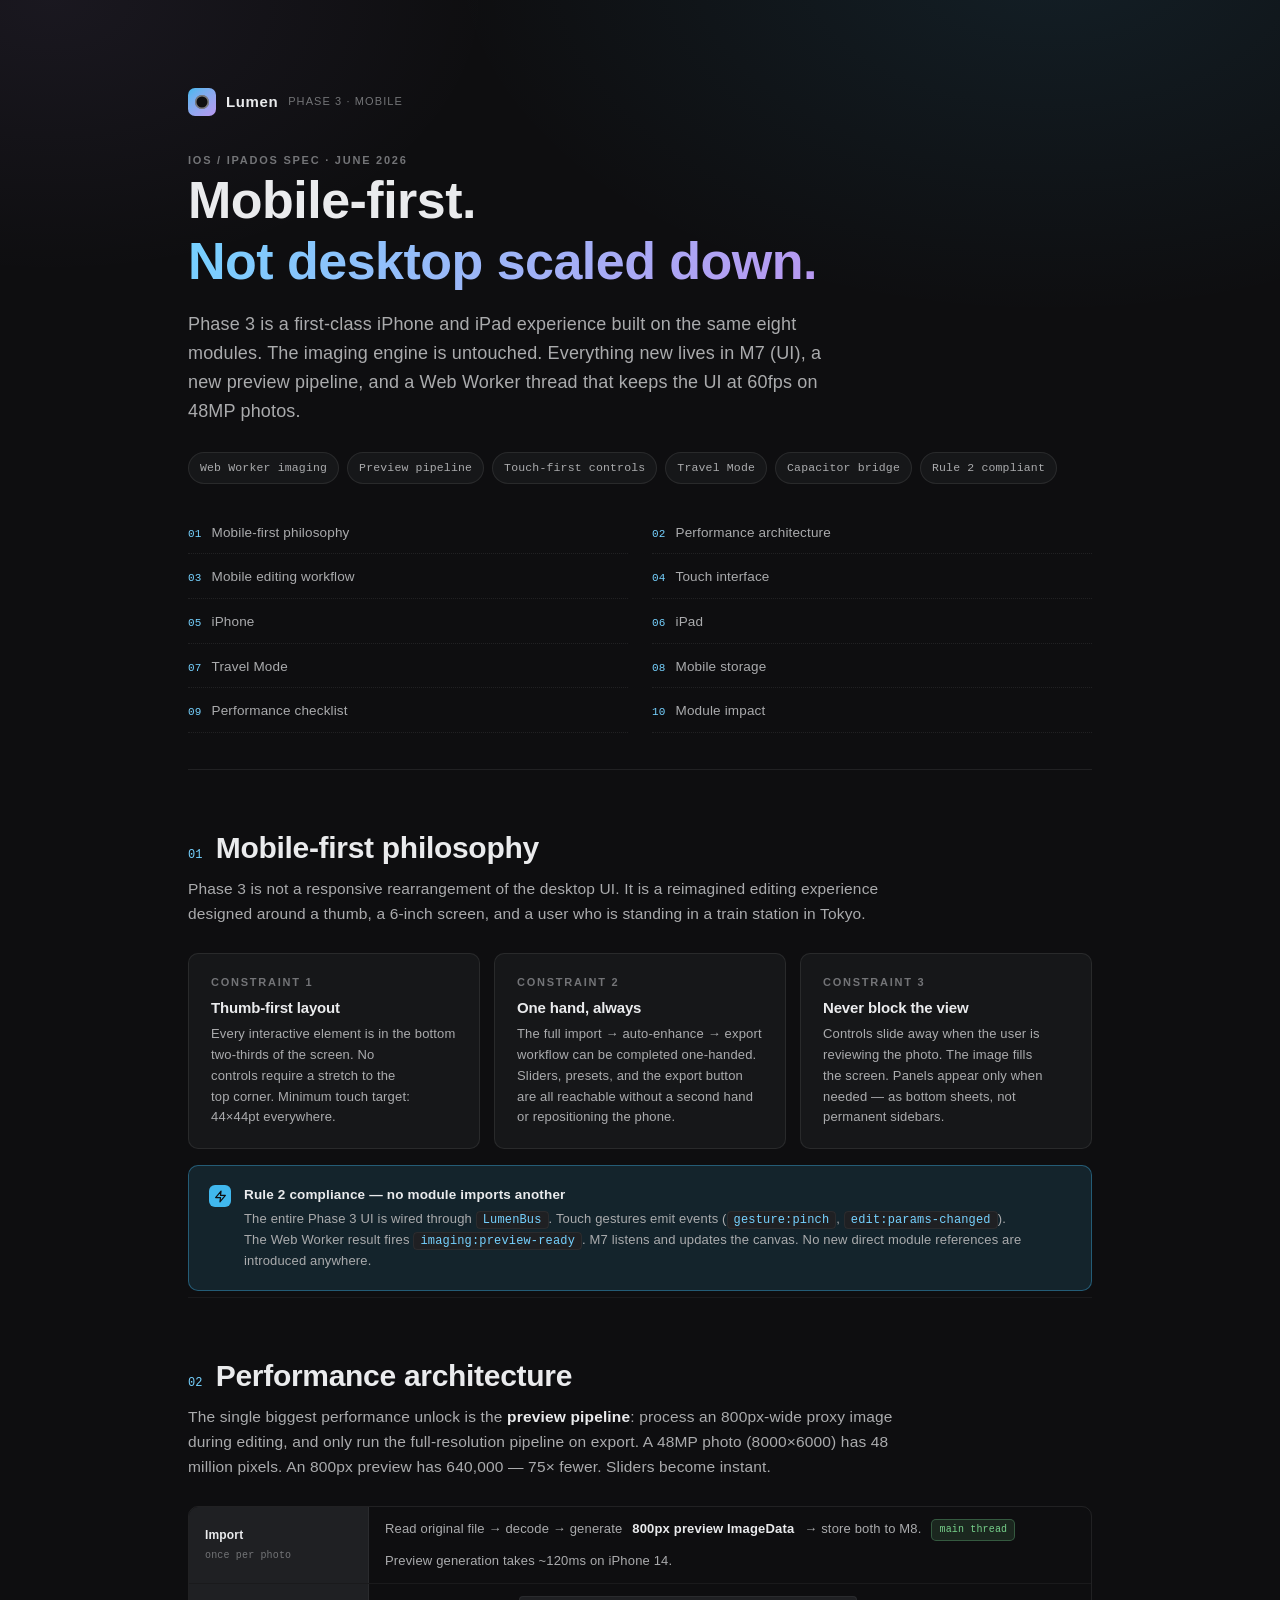
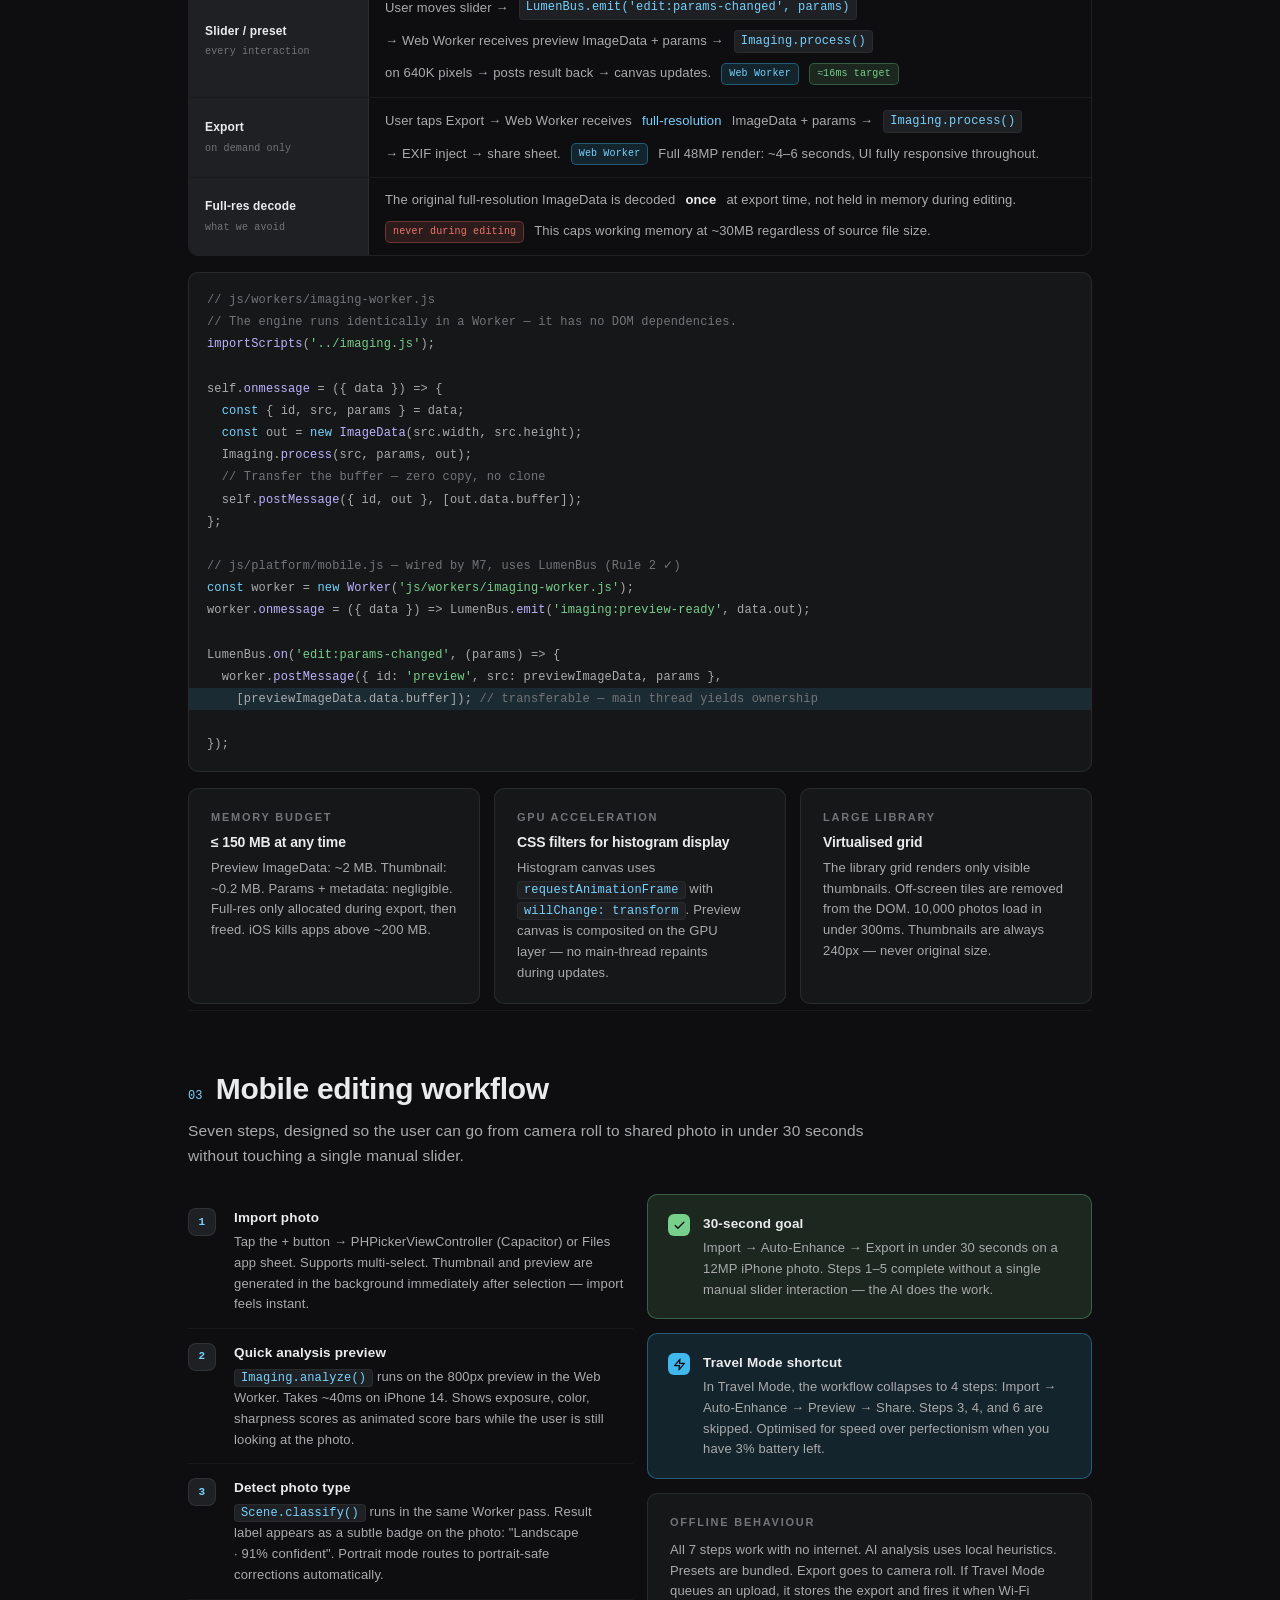
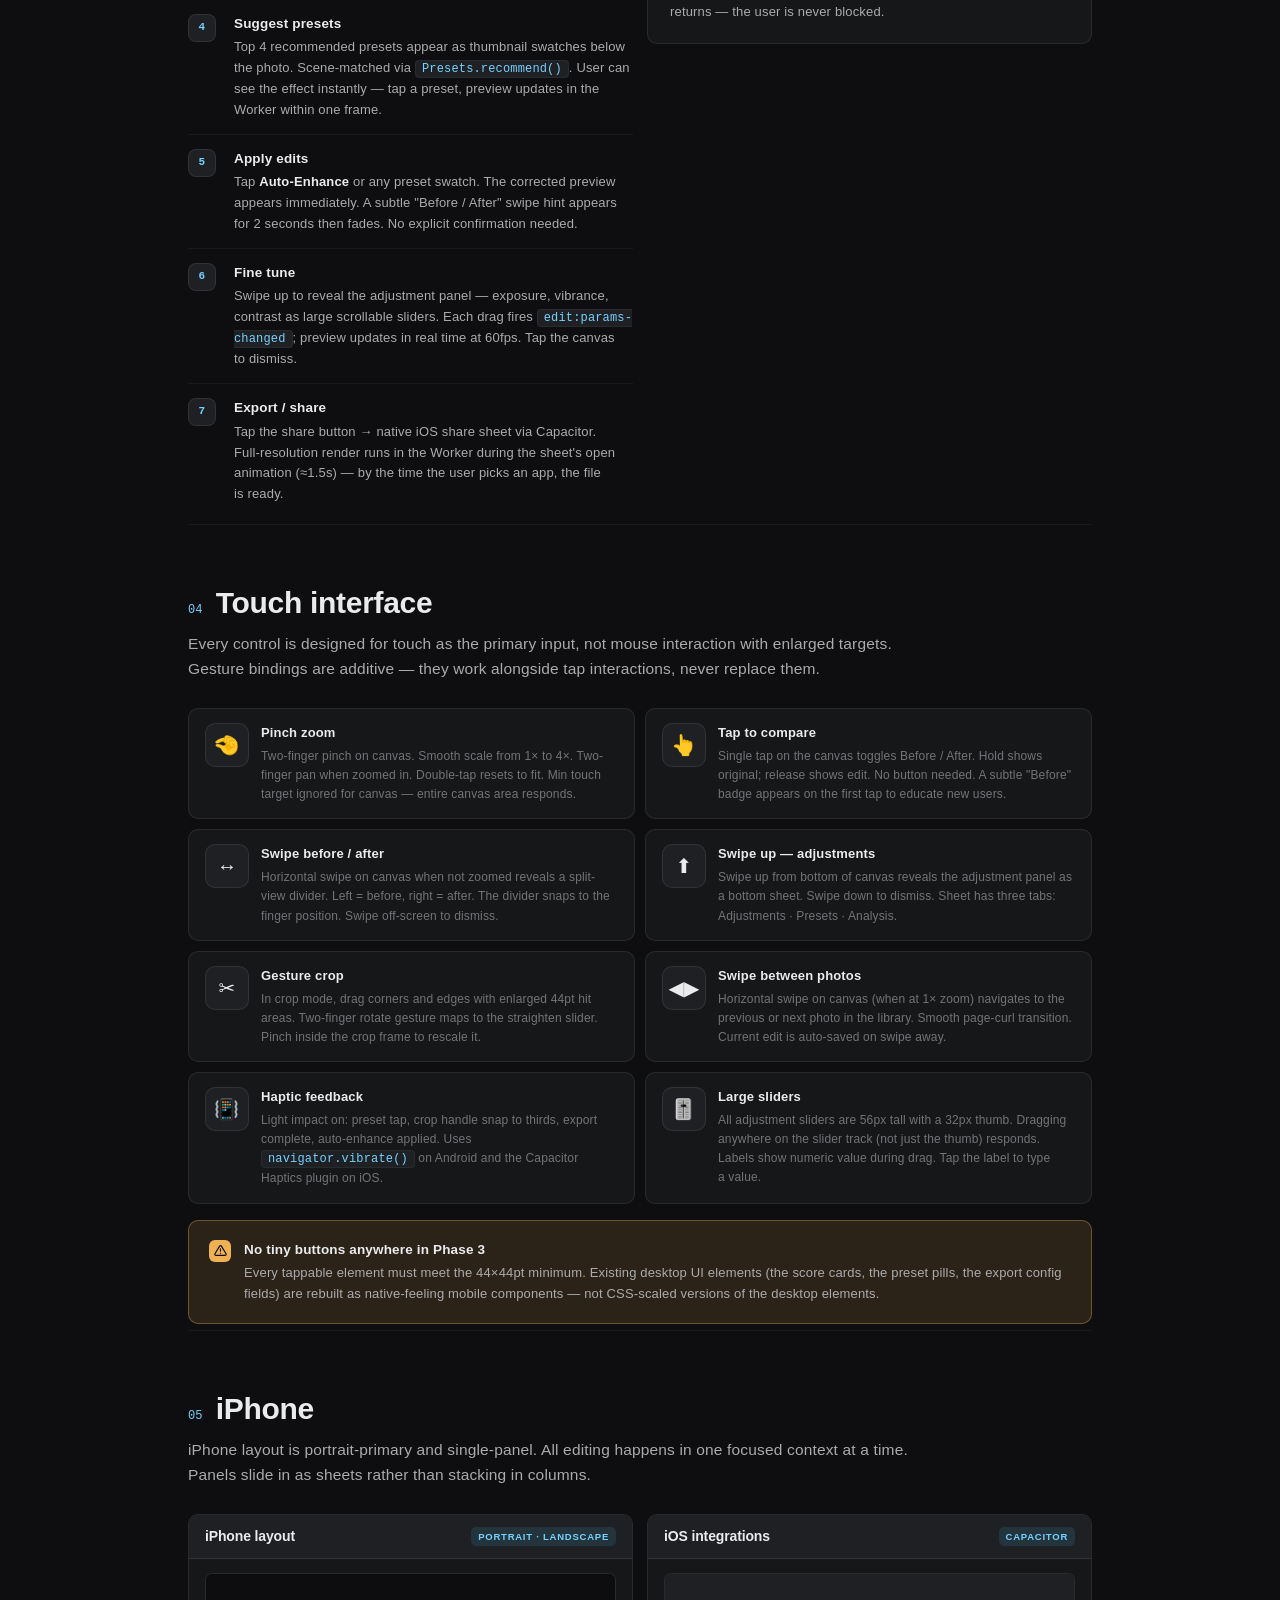
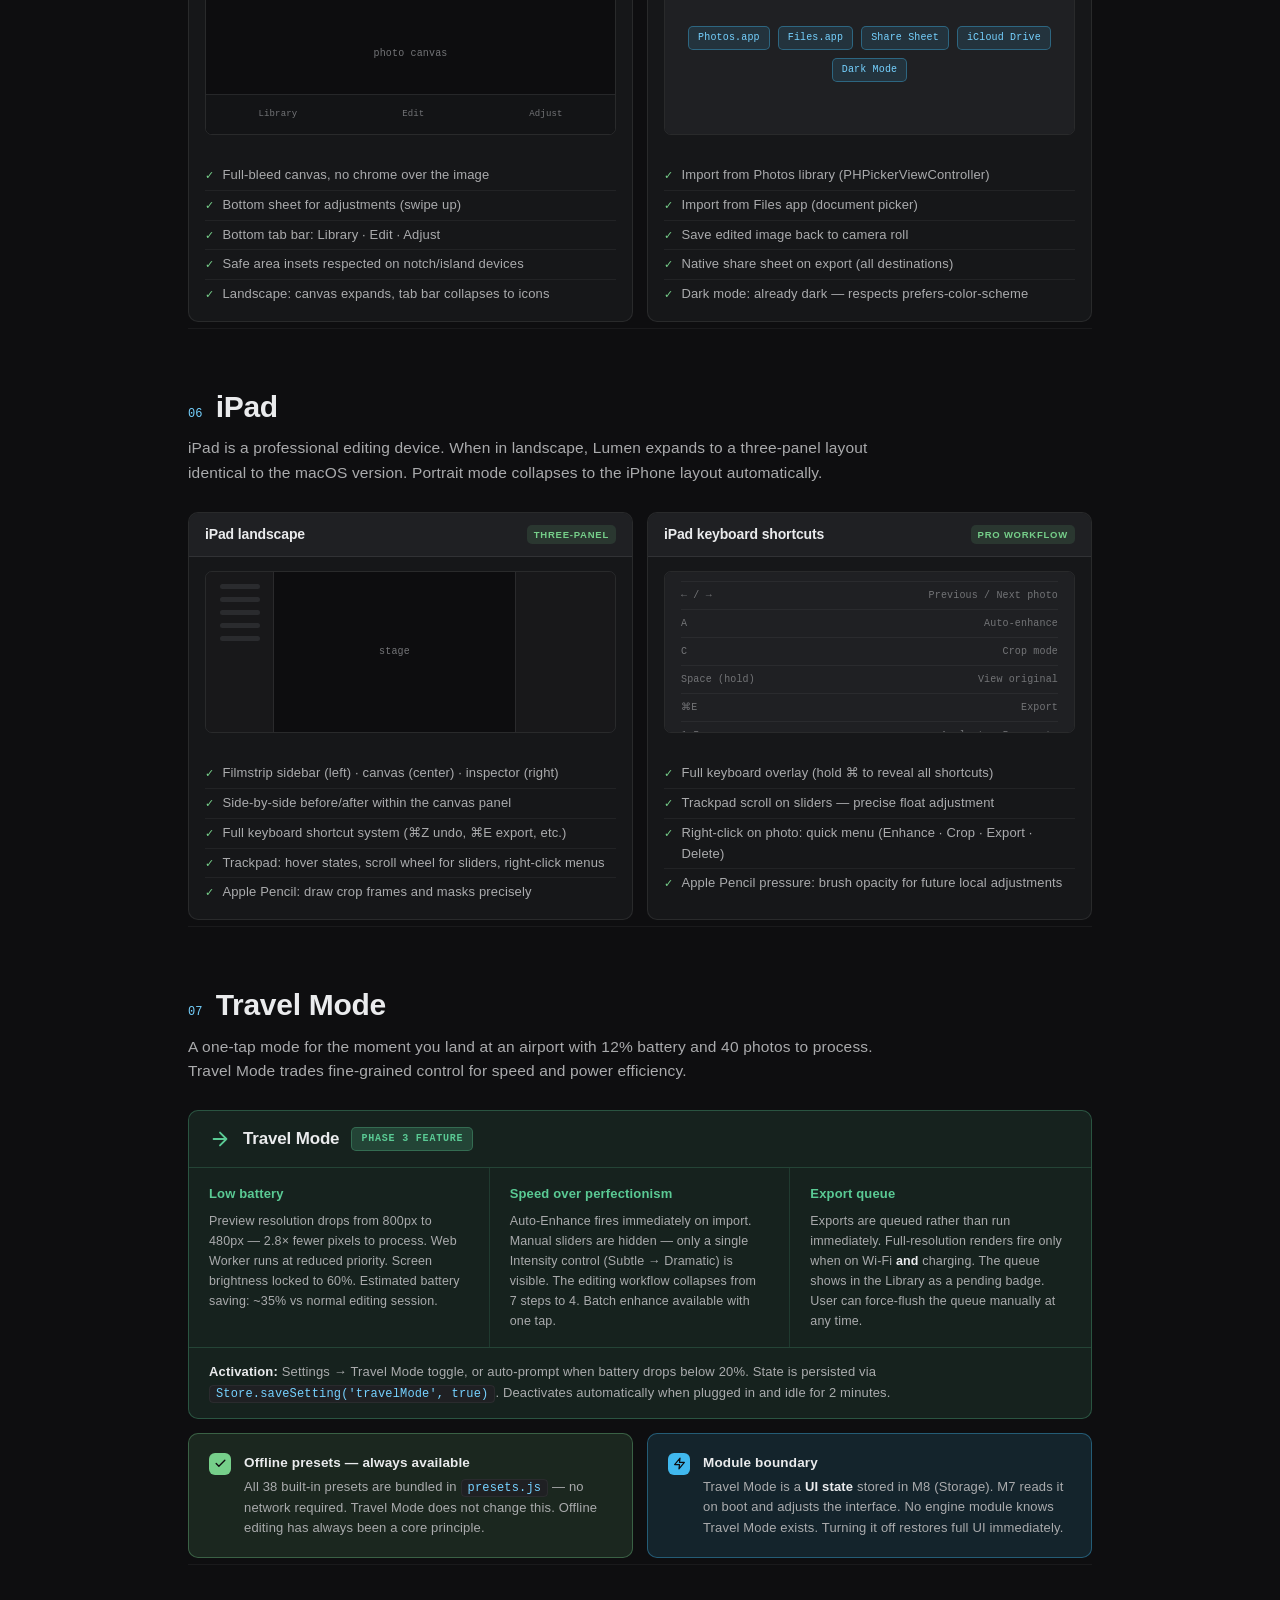
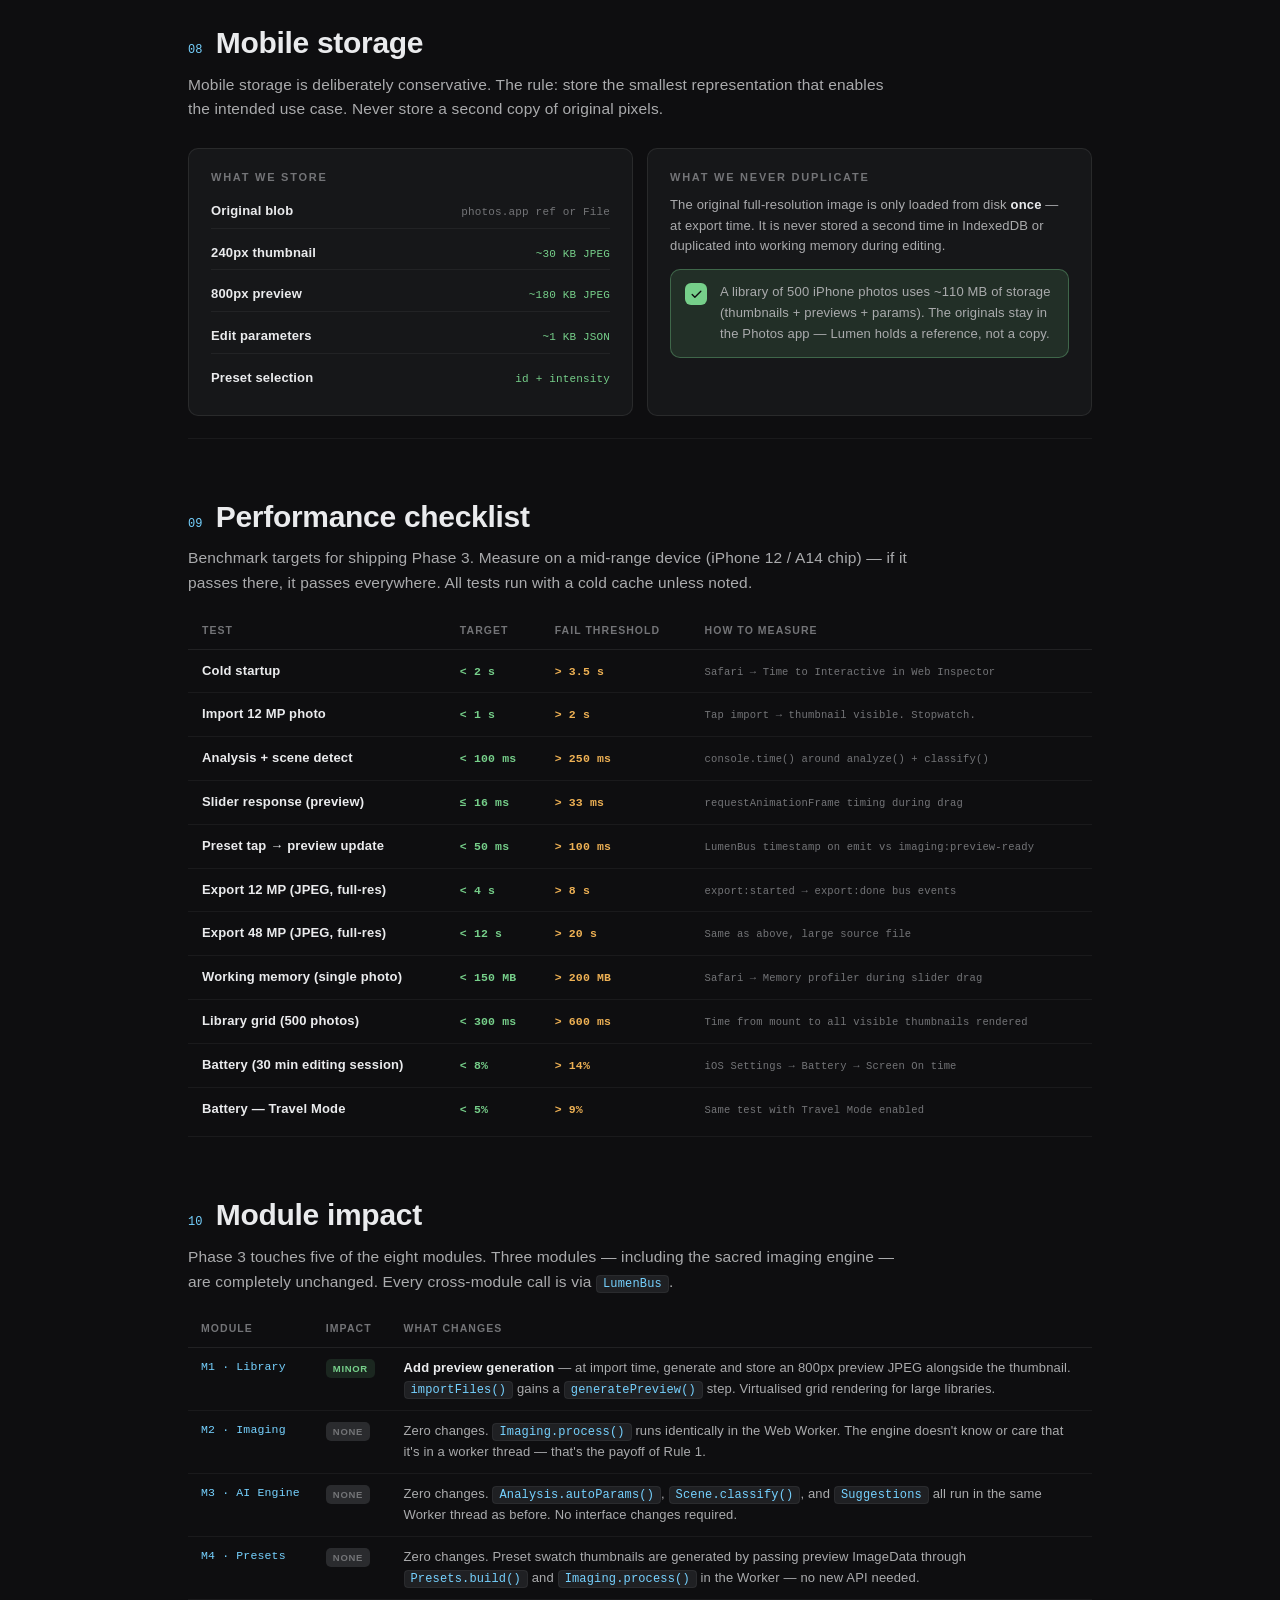
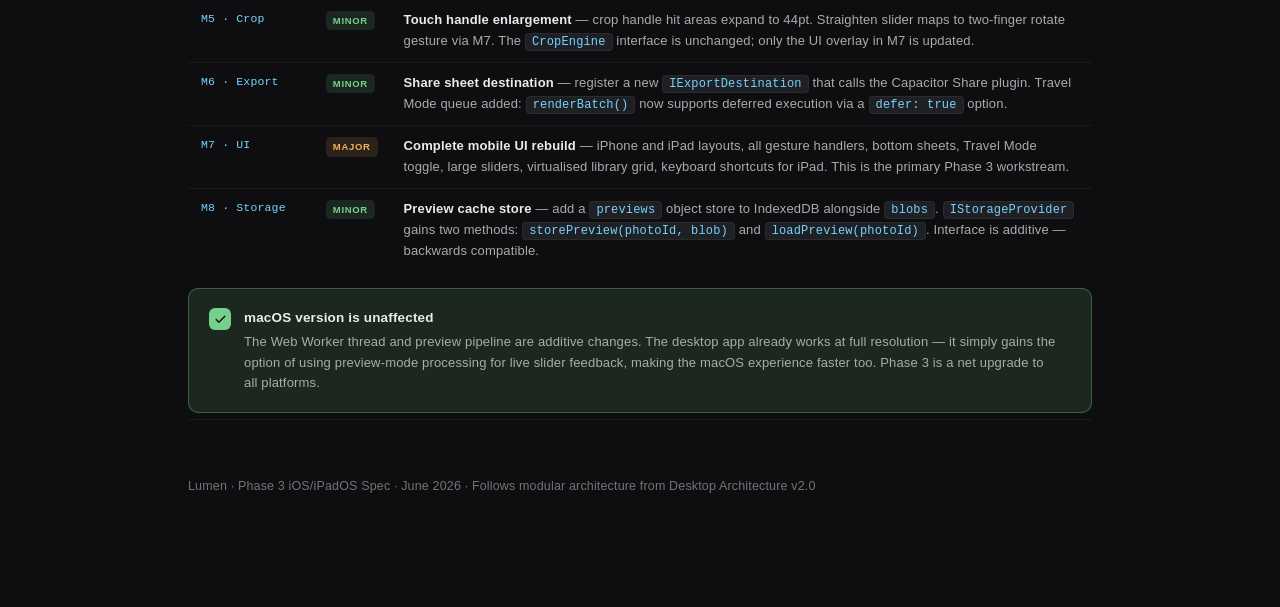
<file: Lumen - Phase 3 Mobile.html>
<!DOCTYPE html>
<html lang="en">
<head>
<meta charset="UTF-8"/>
<meta name="viewport" content="width=device-width, initial-scale=1.0"/>
<title>Lumen — Phase 3 iOS/iPadOS</title>
<style>
:root{
  --accent:      oklch(0.74 0.13 232);
  --accent-2:    oklch(0.74 0.13 300);
  --accent-soft: oklch(0.74 0.13 232 / 0.13);
  --accent-line: oklch(0.74 0.13 232 / 0.38);
  --accent-text: oklch(0.82 0.11 232);
  --bg-0: oklch(0.165 0.004 270);
  --bg-1: oklch(0.205 0.004 270);
  --bg-2: oklch(0.245 0.005 270);
  --bg-3: oklch(0.29  0.006 270);
  --line:   oklch(1 0 0 / 0.08);
  --line-2: oklch(1 0 0 / 0.05);
  --text:   oklch(0.94 0.003 270);
  --text-2: oklch(0.74 0.004 270);
  --text-3: oklch(0.56 0.004 270);
  --ok:      oklch(0.78 0.13 150); --ok-soft:   oklch(0.78 0.13 150 / 0.13);
  --warn:    oklch(0.80 0.13 75);  --warn-soft: oklch(0.80 0.13 75  / 0.13);
  --bad:     oklch(0.70 0.15 25);  --bad-soft:  oklch(0.70 0.15 25  / 0.13);
  --travel:  oklch(0.76 0.13 160); --travel-soft: oklch(0.76 0.13 160 / 0.11);
  --radius: 10px;
  --mono: ui-monospace,"SF Mono","JetBrains Mono",Menlo,monospace;
  --sans: "Helvetica Neue",Helvetica,system-ui,-apple-system,Arial,sans-serif;
}
*{box-sizing:border-box;margin:0;padding:0;}
html{scroll-behavior:smooth;}
body{
  font-family:var(--sans);
  background:
    radial-gradient(1000px 600px at 82% -5%, oklch(0.74 0.13 232 / 0.10),transparent 60%),
    radial-gradient(800px 500px at 4% 0%, oklch(0.74 0.13 300 / 0.07),transparent 55%),
    var(--bg-0);
  background-attachment:fixed;
  color:var(--text);
  -webkit-font-smoothing:antialiased;
  line-height:1.6;
  letter-spacing:0.01em;
}
.wrap{max-width:960px;margin:0 auto;padding:0 28px 120px;}
.kicker{font-size:11px;letter-spacing:.16em;text-transform:uppercase;color:var(--text-3);font-weight:600;}
h1,h2,h3{letter-spacing:-.01em;line-height:1.18;}
p{color:var(--text-2);text-wrap:pretty;}
strong{color:var(--text);font-weight:600;}
em{color:var(--accent-text);font-style:normal;}
code{font-family:var(--mono);font-size:12px;color:var(--accent-text);background:var(--bg-2);padding:1px 6px;border-radius:4px;border:1px solid var(--line-2);}
a{color:var(--accent-text);text-decoration:none;}

/* hero */
.hero{padding:88px 0 36px;border-bottom:1px solid var(--line);}
.brand{display:flex;align-items:center;gap:10px;margin-bottom:36px;}
.brand .mark{width:28px;height:28px;border-radius:7px;background:linear-gradient(140deg,var(--accent),var(--accent-2));position:relative;flex:none;}
.brand .mark::after{content:"";position:absolute;inset:7px;border-radius:50%;background:var(--bg-0);box-shadow:0 0 0 1.5px oklch(1 0 0/.45) inset;}
.brand b{font-size:15px;font-weight:600;letter-spacing:.04em;}
.brand span{color:var(--text-3);font-size:11px;letter-spacing:.1em;text-transform:uppercase;}
.hero h1{font-size:clamp(30px,5vw,52px);font-weight:600;margin-bottom:18px;}
.hero h1 .g{background:linear-gradient(120deg,var(--accent-text),var(--accent-2));-webkit-background-clip:text;background-clip:text;-webkit-text-fill-color:transparent;}
.hero > p{font-size:clamp(15px,2vw,18px);max-width:680px;}
.pills{display:flex;flex-wrap:wrap;gap:8px;margin-top:26px;}
.pill{font-size:11.5px;font-family:var(--mono);color:var(--text-2);background:var(--bg-1);border:1px solid var(--line);padding:6px 11px;border-radius:999px;}
.toc{display:grid;grid-template-columns:repeat(2,1fr);gap:2px 24px;margin-top:28px;}
@media(max-width:600px){.toc{grid-template-columns:1fr;}}
.toc a{display:flex;align-items:baseline;gap:10px;padding:10px 0;border-bottom:1px dotted var(--line);color:var(--text-2);font-size:13.5px;}
.toc .tn{font-family:var(--mono);font-size:11px;color:var(--accent-text);}

/* sections */
section.block{padding:60px 0 6px;border-bottom:1px solid var(--line-2);}
.sec-h{display:flex;align-items:baseline;gap:13px;margin-bottom:6px;}
.sec-h h2{font-size:clamp(22px,3vw,30px);font-weight:600;}
.sec-n{font-family:var(--mono);font-size:12px;color:var(--accent-text);}
.sec-p{font-size:15.5px;color:var(--text-2);max-width:720px;margin:12px 0 26px;}

/* cards */
.card{background:var(--bg-1);border:1px solid var(--line);border-radius:var(--radius);padding:20px 22px;}
.grid{display:grid;gap:14px;}
.g2{grid-template-columns:1fr 1fr;}
.g3{grid-template-columns:repeat(3,1fr);}
.g4{grid-template-columns:repeat(4,1fr);}
@media(max-width:720px){.g2,.g3,.g4{grid-template-columns:1fr 1fr;}}
@media(max-width:480px){.g2,.g3,.g4{grid-template-columns:1fr;}}

/* callout */
.callout{border-radius:var(--radius);padding:18px 20px;border:1px solid;display:flex;gap:13px;align-items:flex-start;}
.callout .ic{width:22px;height:22px;flex:none;border-radius:6px;display:grid;place-items:center;margin-top:1px;}
.callout .ic svg{width:13px;height:13px;}
.callout h4{font-size:13.5px;font-weight:600;margin-bottom:3px;}
.callout p{font-size:13px;margin:0;}
.callout.key{background:var(--accent-soft);border-color:var(--accent-line);}
.callout.key .ic{background:var(--accent);color:var(--bg-0);}
.callout.ok{background:var(--ok-soft);border-color:oklch(.78 .13 150/.35);}
.callout.ok .ic{background:var(--ok);color:var(--bg-0);}
.callout.warn{background:var(--warn-soft);border-color:oklch(.80 .13 75/.35);}
.callout.warn .ic{background:var(--warn);color:var(--bg-0);}
.callout.travel{background:var(--travel-soft);border-color:oklch(.76 .13 160/.35);}
.callout.travel .ic{background:var(--travel);color:var(--bg-0);}

/* pre */
pre{background:var(--bg-1);border:1px solid var(--line);border-radius:var(--radius);padding:16px 18px;overflow-x:auto;font-family:var(--mono);font-size:12px;line-height:1.85;color:var(--text-2);}
pre .cm{color:var(--text-3);}
pre .kw{color:var(--accent-text);}
pre .fn{color:oklch(.80 .11 290);}
pre .str{color:var(--ok);}
pre .hl{background:oklch(.74 .13 232/.12);display:block;margin:0 -18px;padding:0 18px;}

/* ── Pipeline diagram ── */
.pipeline{display:flex;flex-direction:column;gap:0;border:1px solid var(--line);border-radius:var(--radius);overflow:hidden;}
.pipe-row{display:grid;grid-template-columns:180px 1fr;border-bottom:1px solid var(--line-2);}
.pipe-row:last-child{border-bottom:none;}
.pipe-label{background:var(--bg-2);padding:12px 16px;font-size:12px;font-weight:600;border-right:1px solid var(--line-2);display:flex;flex-direction:column;justify-content:center;gap:3px;}
.pipe-label .pl-sub{font-size:10px;color:var(--text-3);font-family:var(--mono);font-weight:400;}
.pipe-body{padding:12px 16px;font-size:13px;color:var(--text-2);display:flex;align-items:center;gap:10px;flex-wrap:wrap;}
.pipe-tag{font-size:10px;font-family:var(--mono);padding:2px 7px;border-radius:5px;border:1px solid;white-space:nowrap;}
.pipe-tag.fast{color:var(--ok);border-color:oklch(.78 .13 150/.3);background:var(--ok-soft);}
.pipe-tag.worker{color:var(--accent-text);border-color:var(--accent-line);background:var(--accent-soft);}
.pipe-tag.never{color:var(--bad);border-color:oklch(.70 .15 25/.3);background:var(--bad-soft);}
@media(max-width:600px){.pipe-row{grid-template-columns:1fr;} .pipe-label{border-right:none;border-bottom:1px solid var(--line-2);}}

/* ── Workflow flow ── */
.flow{display:flex;flex-direction:column;gap:0;}
.flow-step{display:grid;grid-template-columns:32px 1fr;gap:14px;padding:13px 0;border-bottom:1px solid var(--line-2);align-items:start;}
.flow-step:last-child{border-bottom:none;}
.flow-n{width:28px;height:28px;border-radius:8px;background:var(--bg-2);border:1px solid var(--line);display:grid;place-items:center;font-family:var(--mono);font-size:11px;color:var(--accent-text);font-weight:600;margin-top:1px;}
.flow-step h4{font-size:13.5px;font-weight:600;margin-bottom:3px;}
.flow-step p{font-size:13px;margin:0;}
.flow-arrow{display:grid;place-items:center;padding:2px 0;grid-column:1;}
.flow-arrow svg{width:12px;height:12px;color:var(--text-3);}

/* ── Gesture spec ── */
.gesture-grid{display:grid;grid-template-columns:repeat(2,1fr);gap:10px;}
@media(max-width:600px){.gesture-grid{grid-template-columns:1fr;}}
.gesture{background:var(--bg-1);border:1px solid var(--line);border-radius:var(--radius);padding:14px 16px;display:grid;grid-template-columns:44px 1fr;gap:12px;align-items:start;}
.gesture-icon{width:44px;height:44px;border-radius:10px;background:var(--bg-2);border:1px solid var(--line);display:grid;place-items:center;font-size:20px;}
.gesture h4{font-size:13px;font-weight:600;margin-bottom:3px;}
.gesture p{font-size:12px;color:var(--text-3);margin:0;}

/* ── Device layouts ── */
.devices{display:grid;grid-template-columns:1fr 1fr;gap:14px;}
@media(max-width:600px){.devices{grid-template-columns:1fr;}}
.device-card{background:var(--bg-1);border:1px solid var(--line);border-radius:var(--radius);overflow:hidden;}
.device-head{background:var(--bg-2);padding:12px 16px;border-bottom:1px solid var(--line);display:flex;align-items:center;gap:10px;}
.device-head h3{font-size:14px;font-weight:600;}
.device-badge{font-size:9.5px;letter-spacing:.08em;text-transform:uppercase;font-weight:700;padding:2px 7px;border-radius:5px;margin-left:auto;}
.device-badge.phone{background:var(--accent-soft);color:var(--accent-text);}
.device-badge.tablet{background:var(--ok-soft);color:var(--ok);}
.device-layout{margin:14px 16px;border:1px solid var(--line);border-radius:7px;overflow:hidden;}
.dl-mock{height:160px;background:var(--bg-2);position:relative;display:flex;align-items:stretch;}
.dl-sidebar{width:68px;background:oklch(0.21 0.004 270);border-right:1px solid var(--line);display:flex;flex-direction:column;align-items:center;padding-top:12px;gap:8px;}
.dl-sidebar span{width:40px;height:5px;background:var(--bg-3);border-radius:3px;}
.dl-stage{flex:1;background:oklch(0.16 0.004 270);display:grid;place-items:center;}
.dl-stage span{font-size:10px;color:var(--text-3);font-family:var(--mono);}
.dl-rail{width:100px;background:oklch(0.21 0.004 270);border-left:1px solid var(--line);}
.dl-bottom{position:absolute;bottom:0;left:0;right:0;height:40px;background:oklch(0.19 0.004 270);border-top:1px solid var(--line);display:flex;align-items:center;justify-content:space-around;}
.dl-bottom span{font-size:9px;color:var(--text-3);font-family:var(--mono);}
.device-body{padding:12px 16px;}
.device-body li{font-size:13px;color:var(--text-2);padding:4px 0;border-bottom:1px solid var(--line-2);display:flex;align-items:baseline;gap:8px;}
.device-body li:last-child{border-bottom:none;}
.device-body li::before{content:"✓";color:var(--ok);font-size:11px;flex:none;}

/* ── Travel Mode ── */
.travel-card{background:var(--travel-soft);border:1px solid oklch(.76 .13 160/.3);border-radius:var(--radius);overflow:hidden;}
.travel-head{padding:16px 20px;border-bottom:1px solid oklch(.76 .13 160/.2);display:flex;align-items:center;gap:12px;}
.travel-head h3{font-size:17px;font-weight:600;color:var(--text);}
.travel-head .travel-badge{font-size:10px;font-family:var(--mono);letter-spacing:.08em;text-transform:uppercase;font-weight:700;padding:3px 9px;border-radius:5px;background:oklch(.76 .13 160/.2);color:var(--travel);border:1px solid oklch(.76 .13 160/.3);}
.travel-body{display:grid;grid-template-columns:repeat(3,1fr);gap:0;}
@media(max-width:700px){.travel-body{grid-template-columns:1fr;}}
.travel-feature{padding:16px 20px;border-right:1px solid oklch(.76 .13 160/.15);}
.travel-feature:last-child{border-right:none;}
.travel-feature h4{font-size:13px;font-weight:600;margin-bottom:6px;color:var(--travel);}
.travel-feature p{font-size:12.5px;color:var(--text-2);margin:0;}
.travel-footer{padding:14px 20px;border-top:1px solid oklch(.76 .13 160/.2);font-size:13px;color:var(--text-2);}

/* ── Performance checklist ── */
.perf-table{width:100%;border-collapse:collapse;font-size:13px;}
.perf-table th{text-align:left;font-size:10.5px;letter-spacing:.1em;text-transform:uppercase;color:var(--text-3);font-weight:600;padding:0 14px 10px;border-bottom:1px solid var(--line);}
.perf-table td{padding:11px 14px;border-bottom:1px solid var(--line-2);vertical-align:middle;color:var(--text-2);}
.perf-table tr:last-child td{border-bottom:none;}
.perf-table td:first-child{font-weight:600;color:var(--text);}
.target{font-family:var(--mono);font-size:11.5px;font-weight:600;}
.target.ok{color:var(--ok);}
.target.warn{color:var(--warn);}
.method-tag{font-size:10.5px;font-family:var(--mono);color:var(--text-3);}

/* ── Module impact ── */
.impact-table{width:100%;border-collapse:collapse;font-size:13px;}
.impact-table th{text-align:left;font-size:10.5px;letter-spacing:.1em;text-transform:uppercase;color:var(--text-3);font-weight:600;padding:0 13px 10px;border-bottom:1px solid var(--line);}
.impact-table td{padding:10px 13px;border-bottom:1px solid var(--line-2);vertical-align:top;color:var(--text-2);}
.impact-table tr:last-child td{border-bottom:none;}
.impact-table td:first-child{font-family:var(--mono);font-size:11.5px;color:var(--accent-text);white-space:nowrap;}
.impact-badge{font-size:9.5px;letter-spacing:.07em;text-transform:uppercase;font-weight:700;padding:2px 7px;border-radius:5px;display:inline-block;}
.im-major{background:var(--warn-soft);color:var(--warn);}
.im-minor{background:var(--ok-soft);color:var(--ok);}
.im-none{background:var(--bg-3);color:var(--text-3);}

footer{padding:56px 0 0;color:var(--text-3);font-size:12.5px;}
</style>
</head>
<body>
<div class="wrap">

<!-- HERO -->
<header class="hero">
  <div class="brand"><div class="mark"></div><b>Lumen</b><span>Phase 3 · Mobile</span></div>
  <div class="kicker">iOS / iPadOS Spec · June 2026</div>
  <h1>Mobile-first.<br><span class="g">Not desktop scaled down.</span></h1>
  <p>Phase 3 is a first-class iPhone and iPad experience built on the same eight modules. The imaging engine is untouched. Everything new lives in M7 (UI), a new preview pipeline, and a Web Worker thread that keeps the UI at 60fps on 48MP photos.</p>
  <div class="pills">
    <span class="pill">Web Worker imaging</span>
    <span class="pill">Preview pipeline</span>
    <span class="pill">Touch-first controls</span>
    <span class="pill">Travel Mode</span>
    <span class="pill">Capacitor bridge</span>
    <span class="pill">Rule 2 compliant</span>
  </div>
  <nav class="toc">
    <a href="#philosophy"><span class="tn">01</span> Mobile-first philosophy</a>
    <a href="#performance"><span class="tn">02</span> Performance architecture</a>
    <a href="#workflow"><span class="tn">03</span> Mobile editing workflow</a>
    <a href="#touch"><span class="tn">04</span> Touch interface</a>
    <a href="#iphone"><span class="tn">05</span> iPhone</a>
    <a href="#ipad"><span class="tn">06</span> iPad</a>
    <a href="#travel"><span class="tn">07</span> Travel Mode</a>
    <a href="#storage"><span class="tn">08</span> Mobile storage</a>
    <a href="#checklist"><span class="tn">09</span> Performance checklist</a>
    <a href="#impact"><span class="tn">10</span> Module impact</a>
  </nav>
</header>

<!-- 01 PHILOSOPHY -->
<section class="block" id="philosophy">
  <div class="sec-h"><span class="sec-n">01</span><h2>Mobile-first philosophy</h2></div>
  <p class="sec-p">Phase 3 is not a responsive rearrangement of the desktop UI. It is a reimagined editing experience designed around a thumb, a 6-inch screen, and a user who is standing in a train station in Tokyo.</p>

  <div class="grid g3" style="margin-bottom:16px">
    <div class="card">
      <div class="kicker" style="margin-bottom:8px">Constraint 1</div>
      <h3 style="font-size:15px;margin-bottom:7px">Thumb-first layout</h3>
      <p style="font-size:13px">Every interactive element is in the bottom two-thirds of the screen. No controls require a stretch to the top corner. Minimum touch target: 44×44pt everywhere.</p>
    </div>
    <div class="card">
      <div class="kicker" style="margin-bottom:8px">Constraint 2</div>
      <h3 style="font-size:15px;margin-bottom:7px">One hand, always</h3>
      <p style="font-size:13px">The full import → auto-enhance → export workflow can be completed one-handed. Sliders, presets, and the export button are all reachable without a second hand or repositioning the phone.</p>
    </div>
    <div class="card">
      <div class="kicker" style="margin-bottom:8px">Constraint 3</div>
      <h3 style="font-size:15px;margin-bottom:7px">Never block the view</h3>
      <p style="font-size:13px">Controls slide away when the user is reviewing the photo. The image fills the screen. Panels appear only when needed — as bottom sheets, not permanent sidebars.</p>
    </div>
  </div>

  <div class="callout key">
    <div class="ic"><svg viewBox="0 0 24 24" fill="none" stroke="currentColor" stroke-width="2.2" stroke-linecap="round" stroke-linejoin="round"><path d="M13 2 3 14h9l-1 8 10-12h-9l1-8Z"/></svg></div>
    <div>
      <h4>Rule 2 compliance — no module imports another</h4>
      <p>The entire Phase 3 UI is wired through <code>LumenBus</code>. Touch gestures emit events (<code>gesture:pinch</code>, <code>edit:params-changed</code>). The Web Worker result fires <code>imaging:preview-ready</code>. M7 listens and updates the canvas. No new direct module references are introduced anywhere.</p>
    </div>
  </div>
</section>

<!-- 02 PERFORMANCE ARCHITECTURE -->
<section class="block" id="performance">
  <div class="sec-h"><span class="sec-n">02</span><h2>Performance architecture</h2></div>
  <p class="sec-p">The single biggest performance unlock is the <strong>preview pipeline</strong>: process an 800px-wide proxy image during editing, and only run the full-resolution pipeline on export. A 48MP photo (8000×6000) has 48 million pixels. An 800px preview has 640,000 — 75× fewer. Sliders become instant.</p>

  <div class="pipeline" style="margin-bottom:16px">
    <div class="pipe-row">
      <div class="pipe-label">Import<span class="pl-sub">once per photo</span></div>
      <div class="pipe-body">Read original file → decode → generate <strong>800px preview ImageData</strong> → store both to M8. <span class="pipe-tag fast">main thread</span> Preview generation takes ~120ms on iPhone 14.</div>
    </div>
    <div class="pipe-row">
      <div class="pipe-label">Slider / preset<span class="pl-sub">every interaction</span></div>
      <div class="pipe-body">User moves slider → <code>LumenBus.emit('edit:params-changed', params)</code> → Web Worker receives preview ImageData + params → <code>Imaging.process()</code> on 640K pixels → posts result back → canvas updates. <span class="pipe-tag worker">Web Worker</span> <span class="pipe-tag fast">≈16ms target</span></div>
    </div>
    <div class="pipe-row">
      <div class="pipe-label">Export<span class="pl-sub">on demand only</span></div>
      <div class="pipe-body">User taps Export → Web Worker receives <em>full-resolution</em> ImageData + params → <code>Imaging.process()</code> → EXIF inject → share sheet. <span class="pipe-tag worker">Web Worker</span> Full 48MP render: ~4–6 seconds, UI fully responsive throughout.</div>
    </div>
    <div class="pipe-row">
      <div class="pipe-label">Full-res decode<span class="pl-sub">what we avoid</span></div>
      <div class="pipe-body">The original full-resolution ImageData is decoded <strong>once</strong> at export time, not held in memory during editing. <span class="pipe-tag never">never during editing</span> This caps working memory at ~30MB regardless of source file size.</div>
    </div>
  </div>

  <pre><span class="cm">// js/workers/imaging-worker.js
// The engine runs identically in a Worker — it has no DOM dependencies.</span>
<span class="fn">importScripts</span>(<span class="str">'../imaging.js'</span>);

self.<span class="fn">onmessage</span> = ({ data }) => {
  <span class="kw">const</span> { id, src, params } = data;
  <span class="kw">const</span> out = <span class="kw">new</span> <span class="fn">ImageData</span>(src.width, src.height);
  Imaging.<span class="fn">process</span>(src, params, out);
  <span class="cm">// Transfer the buffer — zero copy, no clone</span>
  self.<span class="fn">postMessage</span>({ id, out }, [out.data.buffer]);
};

<span class="cm">// js/platform/mobile.js — wired by M7, uses LumenBus (Rule 2 ✓)</span>
<span class="kw">const</span> worker = <span class="kw">new</span> <span class="fn">Worker</span>(<span class="str">'js/workers/imaging-worker.js'</span>);
worker.<span class="fn">onmessage</span> = ({ data }) => LumenBus.<span class="fn">emit</span>(<span class="str">'imaging:preview-ready'</span>, data.out);

LumenBus.<span class="fn">on</span>(<span class="str">'edit:params-changed'</span>, (params) => {
  worker.<span class="fn">postMessage</span>({ id: <span class="str">'preview'</span>, src: previewImageData, params },
<span class="hl">    [previewImageData.data.buffer]); <span class="cm">// transferable — main thread yields ownership</span></span>
});</pre>

  <div class="grid g3" style="margin-top:16px">
    <div class="card">
      <div class="kicker" style="margin-bottom:8px">Memory budget</div>
      <h3 style="font-size:14px;margin-bottom:7px">≤ 150 MB at any time</h3>
      <p style="font-size:13px">Preview ImageData: ~2 MB. Thumbnail: ~0.2 MB. Params + metadata: negligible. Full-res only allocated during export, then freed. iOS kills apps above ~200 MB.</p>
    </div>
    <div class="card">
      <div class="kicker" style="margin-bottom:8px">GPU acceleration</div>
      <h3 style="font-size:14px;margin-bottom:7px">CSS filters for histogram display</h3>
      <p style="font-size:13px">Histogram canvas uses <code>requestAnimationFrame</code> with <code>willChange: transform</code>. Preview canvas is composited on the GPU layer — no main-thread repaints during updates.</p>
    </div>
    <div class="card">
      <div class="kicker" style="margin-bottom:8px">Large library</div>
      <h3 style="font-size:14px;margin-bottom:7px">Virtualised grid</h3>
      <p style="font-size:13px">The library grid renders only visible thumbnails. Off-screen tiles are removed from the DOM. 10,000 photos load in under 300ms. Thumbnails are always 240px — never original size.</p>
    </div>
  </div>
</section>

<!-- 03 MOBILE WORKFLOW -->
<section class="block" id="workflow">
  <div class="sec-h"><span class="sec-n">03</span><h2>Mobile editing workflow</h2></div>
  <p class="sec-p">Seven steps, designed so the user can go from camera roll to shared photo in under 30 seconds without touching a single manual slider.</p>

  <div class="grid g2" style="align-items:start">
    <div class="flow">
      <div class="flow-step">
        <div class="flow-n">1</div>
        <div>
          <h4>Import photo</h4>
          <p>Tap the + button → PHPickerViewController (Capacitor) or Files app sheet. Supports multi-select. Thumbnail and preview are generated in the background immediately after selection — import feels instant.</p>
        </div>
      </div>
      <div class="flow-step">
        <div class="flow-n">2</div>
        <div>
          <h4>Quick analysis preview</h4>
          <p><code>Imaging.analyze()</code> runs on the 800px preview in the Web Worker. Takes ~40ms on iPhone 14. Shows exposure, color, sharpness scores as animated score bars while the user is still looking at the photo.</p>
        </div>
      </div>
      <div class="flow-step">
        <div class="flow-n">3</div>
        <div>
          <h4>Detect photo type</h4>
          <p><code>Scene.classify()</code> runs in the same Worker pass. Result label appears as a subtle badge on the photo: "Landscape · 91% confident". Portrait mode routes to portrait-safe corrections automatically.</p>
        </div>
      </div>
      <div class="flow-step">
        <div class="flow-n">4</div>
        <div>
          <h4>Suggest presets</h4>
          <p>Top 4 recommended presets appear as thumbnail swatches below the photo. Scene-matched via <code>Presets.recommend()</code>. User can see the effect instantly — tap a preset, preview updates in the Worker within one frame.</p>
        </div>
      </div>
      <div class="flow-step">
        <div class="flow-n">5</div>
        <div>
          <h4>Apply edits</h4>
          <p>Tap <strong>Auto-Enhance</strong> or any preset swatch. The corrected preview appears immediately. A subtle "Before / After" swipe hint appears for 2 seconds then fades. No explicit confirmation needed.</p>
        </div>
      </div>
      <div class="flow-step">
        <div class="flow-n">6</div>
        <div>
          <h4>Fine tune</h4>
          <p>Swipe up to reveal the adjustment panel — exposure, vibrance, contrast as large scrollable sliders. Each drag fires <code>edit:params-changed</code>; preview updates in real time at 60fps. Tap the canvas to dismiss.</p>
        </div>
      </div>
      <div class="flow-step">
        <div class="flow-n">7</div>
        <div>
          <h4>Export / share</h4>
          <p>Tap the share button → native iOS share sheet via Capacitor. Full-resolution render runs in the Worker during the sheet's open animation (≈1.5s) — by the time the user picks an app, the file is ready.</p>
        </div>
      </div>
    </div>

    <div style="display:flex;flex-direction:column;gap:14px">
      <div class="callout ok">
        <div class="ic"><svg viewBox="0 0 24 24" fill="none" stroke="currentColor" stroke-width="2.5" stroke-linecap="round" stroke-linejoin="round"><path d="M20 6 9 17l-5-5"/></svg></div>
        <div><h4>30-second goal</h4><p>Import → Auto-Enhance → Export in under 30 seconds on a 12MP iPhone photo. Steps 1–5 complete without a single manual slider interaction — the AI does the work.</p></div>
      </div>
      <div class="callout key">
        <div class="ic"><svg viewBox="0 0 24 24" fill="none" stroke="currentColor" stroke-width="2.2" stroke-linecap="round" stroke-linejoin="round"><path d="M13 2 3 14h9l-1 8 10-12h-9l1-8Z"/></svg></div>
        <div><h4>Travel Mode shortcut</h4><p>In Travel Mode, the workflow collapses to 4 steps: Import → Auto-Enhance → Preview → Share. Steps 3, 4, and 6 are skipped. Optimised for speed over perfectionism when you have 3% battery left.</p></div>
      </div>
      <div class="card">
        <div class="kicker" style="margin-bottom:8px">Offline behaviour</div>
        <p style="font-size:13px">All 7 steps work with no internet. AI analysis uses local heuristics. Presets are bundled. Export goes to camera roll. If Travel Mode queues an upload, it stores the export and fires it when Wi-Fi returns — the user is never blocked.</p>
      </div>
    </div>
  </div>
</section>

<!-- 04 TOUCH INTERFACE -->
<section class="block" id="touch">
  <div class="sec-h"><span class="sec-n">04</span><h2>Touch interface</h2></div>
  <p class="sec-p">Every control is designed for touch as the primary input, not mouse interaction with enlarged targets. Gesture bindings are additive — they work alongside tap interactions, never replace them.</p>

  <div class="gesture-grid" style="margin-bottom:16px">
    <div class="gesture">
      <div class="gesture-icon">🤏</div>
      <div><h4>Pinch zoom</h4><p>Two-finger pinch on canvas. Smooth scale from 1× to 4×. Two-finger pan when zoomed in. Double-tap resets to fit. Min touch target ignored for canvas — entire canvas area responds.</p></div>
    </div>
    <div class="gesture">
      <div class="gesture-icon">👆</div>
      <div><h4>Tap to compare</h4><p>Single tap on the canvas toggles Before / After. Hold shows original; release shows edit. No button needed. A subtle "Before" badge appears on the first tap to educate new users.</p></div>
    </div>
    <div class="gesture">
      <div class="gesture-icon">↔️</div>
      <div><h4>Swipe before / after</h4><p>Horizontal swipe on canvas when not zoomed reveals a split-view divider. Left = before, right = after. The divider snaps to the finger position. Swipe off-screen to dismiss.</p></div>
    </div>
    <div class="gesture">
      <div class="gesture-icon">⬆️</div>
      <div><h4>Swipe up — adjustments</h4><p>Swipe up from bottom of canvas reveals the adjustment panel as a bottom sheet. Swipe down to dismiss. Sheet has three tabs: Adjustments · Presets · Analysis.</p></div>
    </div>
    <div class="gesture">
      <div class="gesture-icon">✂️</div>
      <div><h4>Gesture crop</h4><p>In crop mode, drag corners and edges with enlarged 44pt hit areas. Two-finger rotate gesture maps to the straighten slider. Pinch inside the crop frame to rescale it.</p></div>
    </div>
    <div class="gesture">
      <div class="gesture-icon">◀▶</div>
      <div><h4>Swipe between photos</h4><p>Horizontal swipe on canvas (when at 1× zoom) navigates to the previous or next photo in the library. Smooth page-curl transition. Current edit is auto-saved on swipe away.</p></div>
    </div>
    <div class="gesture">
      <div class="gesture-icon">📳</div>
      <div><h4>Haptic feedback</h4><p>Light impact on: preset tap, crop handle snap to thirds, export complete, auto-enhance applied. Uses <code>navigator.vibrate()</code> on Android and the Capacitor Haptics plugin on iOS.</p></div>
    </div>
    <div class="gesture">
      <div class="gesture-icon">🎚️</div>
      <div><h4>Large sliders</h4><p>All adjustment sliders are 56px tall with a 32px thumb. Dragging anywhere on the slider track (not just the thumb) responds. Labels show numeric value during drag. Tap the label to type a value.</p></div>
    </div>
  </div>

  <div class="callout warn">
    <div class="ic"><svg viewBox="0 0 24 24" fill="none" stroke="currentColor" stroke-width="2.2" stroke-linecap="round" stroke-linejoin="round"><path d="M12 9v4m0 4h.01M10.3 3.9 1.8 18a2 2 0 0 0 1.7 3h17a2 2 0 0 0 1.7-3L13.7 3.9a2 2 0 0 0-3.4 0Z"/></svg></div>
    <div><h4>No tiny buttons anywhere in Phase 3</h4><p>Every tappable element must meet the 44×44pt minimum. Existing desktop UI elements (the score cards, the preset pills, the export config fields) are rebuilt as native-feeling mobile components — not CSS-scaled versions of the desktop elements.</p></div>
  </div>
</section>

<!-- 05 iPHONE -->
<section class="block" id="iphone">
  <div class="sec-h"><span class="sec-n">05</span><h2>iPhone</h2></div>
  <p class="sec-p">iPhone layout is portrait-primary and single-panel. All editing happens in one focused context at a time. Panels slide in as sheets rather than stacking in columns.</p>

  <div class="devices">
    <div class="device-card">
      <div class="device-head">
        <h3>iPhone layout</h3>
        <span class="device-badge phone">portrait · landscape</span>
      </div>
      <div class="device-layout">
        <div class="dl-mock" style="flex-direction:column;">
          <div style="flex:1;background:oklch(0.16 0.004 270);display:grid;place-items:center;">
            <span style="font-size:10px;color:var(--text-3);font-family:var(--mono);">photo canvas</span>
          </div>
          <div class="dl-bottom">
            <span>Library</span>
            <span>Edit</span>
            <span>Adjust</span>
          </div>
        </div>
      </div>
      <div class="device-body">
        <ul style="list-style:none">
          <li>Full-bleed canvas, no chrome over the image</li>
          <li>Bottom sheet for adjustments (swipe up)</li>
          <li>Bottom tab bar: Library · Edit · Adjust</li>
          <li>Safe area insets respected on notch/island devices</li>
          <li>Landscape: canvas expands, tab bar collapses to icons</li>
        </ul>
      </div>
    </div>

    <div class="device-card">
      <div class="device-head">
        <h3>iOS integrations</h3>
        <span class="device-badge phone">Capacitor</span>
      </div>
      <div class="device-layout">
        <div class="dl-mock" style="flex-direction:column;justify-content:center;align-items:center;gap:10px;">
          <div style="display:flex;gap:8px;flex-wrap:wrap;justify-content:center;padding:10px;">
            <span style="font-size:10px;color:var(--accent-text);background:var(--accent-soft);border:1px solid var(--accent-line);padding:3px 9px;border-radius:5px;font-family:var(--mono);">Photos.app</span>
            <span style="font-size:10px;color:var(--accent-text);background:var(--accent-soft);border:1px solid var(--accent-line);padding:3px 9px;border-radius:5px;font-family:var(--mono);">Files.app</span>
            <span style="font-size:10px;color:var(--accent-text);background:var(--accent-soft);border:1px solid var(--accent-line);padding:3px 9px;border-radius:5px;font-family:var(--mono);">Share Sheet</span>
            <span style="font-size:10px;color:var(--accent-text);background:var(--accent-soft);border:1px solid var(--accent-line);padding:3px 9px;border-radius:5px;font-family:var(--mono);">iCloud Drive</span>
            <span style="font-size:10px;color:var(--accent-text);background:var(--accent-soft);border:1px solid var(--accent-line);padding:3px 9px;border-radius:5px;font-family:var(--mono);">Dark Mode</span>
          </div>
        </div>
      </div>
      <div class="device-body">
        <ul style="list-style:none">
          <li>Import from Photos library (PHPickerViewController)</li>
          <li>Import from Files app (document picker)</li>
          <li>Save edited image back to camera roll</li>
          <li>Native share sheet on export (all destinations)</li>
          <li>Dark mode: already dark — respects prefers-color-scheme</li>
        </ul>
      </div>
    </div>
  </div>
</section>

<!-- 06 iPad -->
<section class="block" id="ipad">
  <div class="sec-h"><span class="sec-n">06</span><h2>iPad</h2></div>
  <p class="sec-p">iPad is a professional editing device. When in landscape, Lumen expands to a three-panel layout identical to the macOS version. Portrait mode collapses to the iPhone layout automatically.</p>

  <div class="devices">
    <div class="device-card">
      <div class="device-head">
        <h3>iPad landscape</h3>
        <span class="device-badge tablet">three-panel</span>
      </div>
      <div class="device-layout">
        <div class="dl-mock">
          <div class="dl-sidebar">
            <span></span><span></span><span></span><span></span><span></span>
          </div>
          <div class="dl-stage"><span>stage</span></div>
          <div class="dl-rail"></div>
        </div>
      </div>
      <div class="device-body">
        <ul style="list-style:none">
          <li>Filmstrip sidebar (left) · canvas (center) · inspector (right)</li>
          <li>Side-by-side before/after within the canvas panel</li>
          <li>Full keyboard shortcut system (⌘Z undo, ⌘E export, etc.)</li>
          <li>Trackpad: hover states, scroll wheel for sliders, right-click menus</li>
          <li>Apple Pencil: draw crop frames and masks precisely</li>
        </ul>
      </div>
    </div>

    <div class="device-card">
      <div class="device-head">
        <h3>iPad keyboard shortcuts</h3>
        <span class="device-badge tablet">pro workflow</span>
      </div>
      <div class="device-layout">
        <div class="dl-mock" style="flex-direction:column;justify-content:center;align-items:stretch;padding:12px 16px;gap:6px;">
          <div style="display:flex;justify-content:space-between;font-size:10px;font-family:var(--mono);color:var(--text-3);border-bottom:1px solid var(--line-2);padding-bottom:5px;"><span>⌘Z / ⌘⇧Z</span><span>Undo / Redo</span></div>
          <div style="display:flex;justify-content:space-between;font-size:10px;font-family:var(--mono);color:var(--text-3);border-bottom:1px solid var(--line-2);padding-bottom:5px;"><span>← / →</span><span>Previous / Next photo</span></div>
          <div style="display:flex;justify-content:space-between;font-size:10px;font-family:var(--mono);color:var(--text-3);border-bottom:1px solid var(--line-2);padding-bottom:5px;"><span>A</span><span>Auto-enhance</span></div>
          <div style="display:flex;justify-content:space-between;font-size:10px;font-family:var(--mono);color:var(--text-3);border-bottom:1px solid var(--line-2);padding-bottom:5px;"><span>C</span><span>Crop mode</span></div>
          <div style="display:flex;justify-content:space-between;font-size:10px;font-family:var(--mono);color:var(--text-3);border-bottom:1px solid var(--line-2);padding-bottom:5px;"><span>Space (hold)</span><span>View original</span></div>
          <div style="display:flex;justify-content:space-between;font-size:10px;font-family:var(--mono);color:var(--text-3);border-bottom:1px solid var(--line-2);padding-bottom:5px;"><span>⌘E</span><span>Export</span></div>
          <div style="display:flex;justify-content:space-between;font-size:10px;font-family:var(--mono);color:var(--text-3);"><span>1–5</span><span>Apply top 5 presets</span></div>
        </div>
      </div>
      <div class="device-body">
        <ul style="list-style:none">
          <li>Full keyboard overlay (hold ⌘ to reveal all shortcuts)</li>
          <li>Trackpad scroll on sliders — precise float adjustment</li>
          <li>Right-click on photo: quick menu (Enhance · Crop · Export · Delete)</li>
          <li>Apple Pencil pressure: brush opacity for future local adjustments</li>
        </ul>
      </div>
    </div>
  </div>
</section>

<!-- 07 TRAVEL MODE -->
<section class="block" id="travel">
  <div class="sec-h"><span class="sec-n">07</span><h2>Travel Mode</h2></div>
  <p class="sec-p">A one-tap mode for the moment you land at an airport with 12% battery and 40 photos to process. Travel Mode trades fine-grained control for speed and power efficiency.</p>

  <div class="travel-card">
    <div class="travel-head">
      <svg style="width:22px;height:22px;color:var(--travel)" viewBox="0 0 24 24" fill="none" stroke="currentColor" stroke-width="2" stroke-linecap="round" stroke-linejoin="round"><path d="M5 12h14M12 5l7 7-7 7"/></svg>
      <h3>Travel Mode</h3>
      <span class="travel-badge">Phase 3 feature</span>
    </div>
    <div class="travel-body">
      <div class="travel-feature">
        <h4>Low battery</h4>
        <p>Preview resolution drops from 800px to 480px — 2.8× fewer pixels to process. Web Worker runs at reduced priority. Screen brightness locked to 60%. Estimated battery saving: ~35% vs normal editing session.</p>
      </div>
      <div class="travel-feature">
        <h4>Speed over perfectionism</h4>
        <p>Auto-Enhance fires immediately on import. Manual sliders are hidden — only a single Intensity control (Subtle → Dramatic) is visible. The editing workflow collapses from 7 steps to 4. Batch enhance available with one tap.</p>
      </div>
      <div class="travel-feature">
        <h4>Export queue</h4>
        <p>Exports are queued rather than run immediately. Full-resolution renders fire only when on Wi-Fi <strong>and</strong> charging. The queue shows in the Library as a pending badge. User can force-flush the queue manually at any time.</p>
      </div>
    </div>
    <div class="travel-footer">
      <strong>Activation:</strong> Settings → Travel Mode toggle, or auto-prompt when battery drops below 20%. State is persisted via <code>Store.saveSetting('travelMode', true)</code>. Deactivates automatically when plugged in and idle for 2 minutes.
    </div>
  </div>

  <div class="grid g2" style="margin-top:14px">
    <div class="callout ok">
      <div class="ic"><svg viewBox="0 0 24 24" fill="none" stroke="currentColor" stroke-width="2.5" stroke-linecap="round" stroke-linejoin="round"><path d="M20 6 9 17l-5-5"/></svg></div>
      <div><h4>Offline presets — always available</h4><p>All 38 built-in presets are bundled in <code>presets.js</code> — no network required. Travel Mode does not change this. Offline editing has always been a core principle.</p></div>
    </div>
    <div class="callout key">
      <div class="ic"><svg viewBox="0 0 24 24" fill="none" stroke="currentColor" stroke-width="2.2" stroke-linecap="round" stroke-linejoin="round"><path d="M13 2 3 14h9l-1 8 10-12h-9l1-8Z"/></svg></div>
      <div><h4>Module boundary</h4><p>Travel Mode is a <strong>UI state</strong> stored in M8 (Storage). M7 reads it on boot and adjusts the interface. No engine module knows Travel Mode exists. Turning it off restores full UI immediately.</p></div>
    </div>
  </div>
</section>

<!-- 08 MOBILE STORAGE -->
<section class="block" id="storage">
  <div class="sec-h"><span class="sec-n">08</span><h2>Mobile storage</h2></div>
  <p class="sec-p">Mobile storage is deliberately conservative. The rule: store the smallest representation that enables the intended use case. Never store a second copy of original pixels.</p>

  <div class="grid g2" style="margin-bottom:16px">
    <div class="card">
      <div class="kicker" style="margin-bottom:8px">What we store</div>
      <div style="display:flex;flex-direction:column;gap:8px;margin-top:6px">
        <div style="display:flex;justify-content:space-between;align-items:baseline;padding:6px 0;border-bottom:1px solid var(--line-2);">
          <span style="font-size:13px;font-weight:600">Original blob</span>
          <span style="font-family:var(--mono);font-size:11px;color:var(--text-3)">photos.app ref or File</span>
        </div>
        <div style="display:flex;justify-content:space-between;align-items:baseline;padding:6px 0;border-bottom:1px solid var(--line-2);">
          <span style="font-size:13px;font-weight:600">240px thumbnail</span>
          <span style="font-family:var(--mono);font-size:11px;color:var(--ok)">~30 KB JPEG</span>
        </div>
        <div style="display:flex;justify-content:space-between;align-items:baseline;padding:6px 0;border-bottom:1px solid var(--line-2);">
          <span style="font-size:13px;font-weight:600">800px preview</span>
          <span style="font-family:var(--mono);font-size:11px;color:var(--ok)">~180 KB JPEG</span>
        </div>
        <div style="display:flex;justify-content:space-between;align-items:baseline;padding:6px 0;border-bottom:1px solid var(--line-2);">
          <span style="font-size:13px;font-weight:600">Edit parameters</span>
          <span style="font-family:var(--mono);font-size:11px;color:var(--ok)">~1 KB JSON</span>
        </div>
        <div style="display:flex;justify-content:space-between;align-items:baseline;padding:6px 0">
          <span style="font-size:13px;font-weight:600">Preset selection</span>
          <span style="font-family:var(--mono);font-size:11px;color:var(--ok)">id + intensity</span>
        </div>
      </div>
    </div>
    <div class="card">
      <div class="kicker" style="margin-bottom:8px">What we never duplicate</div>
      <p style="font-size:13px;margin-bottom:12px">The original full-resolution image is only loaded from disk <strong>once</strong> — at export time. It is never stored a second time in IndexedDB or duplicated into working memory during editing.</p>
      <div class="callout ok" style="padding:12px 14px">
        <div class="ic"><svg viewBox="0 0 24 24" fill="none" stroke="currentColor" stroke-width="2.5" stroke-linecap="round" stroke-linejoin="round"><path d="M20 6 9 17l-5-5"/></svg></div>
        <div><p>A library of 500 iPhone photos uses ~110 MB of storage (thumbnails + previews + params). The originals stay in the Photos app — Lumen holds a reference, not a copy.</p></div>
      </div>
    </div>
  </div>
</section>

<!-- 09 PERFORMANCE CHECKLIST -->
<section class="block" id="checklist">
  <div class="sec-h"><span class="sec-n">09</span><h2>Performance checklist</h2></div>
  <p class="sec-p">Benchmark targets for shipping Phase 3. Measure on a mid-range device (iPhone 12 / A14 chip) — if it passes there, it passes everywhere. All tests run with a cold cache unless noted.</p>

  <table class="perf-table">
    <thead>
      <tr><th>Test</th><th>Target</th><th>Fail threshold</th><th>How to measure</th></tr>
    </thead>
    <tbody>
      <tr>
        <td>Cold startup</td>
        <td><span class="target ok">&lt; 2 s</span></td>
        <td><span class="target warn">&gt; 3.5 s</span></td>
        <td><span class="method-tag">Safari → Time to Interactive in Web Inspector</span></td>
      </tr>
      <tr>
        <td>Import 12 MP photo</td>
        <td><span class="target ok">&lt; 1 s</span></td>
        <td><span class="target warn">&gt; 2 s</span></td>
        <td><span class="method-tag">Tap import → thumbnail visible. Stopwatch.</span></td>
      </tr>
      <tr>
        <td>Analysis + scene detect</td>
        <td><span class="target ok">&lt; 100 ms</span></td>
        <td><span class="target warn">&gt; 250 ms</span></td>
        <td><span class="method-tag">console.time() around analyze() + classify()</span></td>
      </tr>
      <tr>
        <td>Slider response (preview)</td>
        <td><span class="target ok">≤ 16 ms</span></td>
        <td><span class="target warn">&gt; 33 ms</span></td>
        <td><span class="method-tag">requestAnimationFrame timing during drag</span></td>
      </tr>
      <tr>
        <td>Preset tap → preview update</td>
        <td><span class="target ok">&lt; 50 ms</span></td>
        <td><span class="target warn">&gt; 100 ms</span></td>
        <td><span class="method-tag">LumenBus timestamp on emit vs imaging:preview-ready</span></td>
      </tr>
      <tr>
        <td>Export 12 MP (JPEG, full-res)</td>
        <td><span class="target ok">&lt; 4 s</span></td>
        <td><span class="target warn">&gt; 8 s</span></td>
        <td><span class="method-tag">export:started → export:done bus events</span></td>
      </tr>
      <tr>
        <td>Export 48 MP (JPEG, full-res)</td>
        <td><span class="target ok">&lt; 12 s</span></td>
        <td><span class="target warn">&gt; 20 s</span></td>
        <td><span class="method-tag">Same as above, large source file</span></td>
      </tr>
      <tr>
        <td>Working memory (single photo)</td>
        <td><span class="target ok">&lt; 150 MB</span></td>
        <td><span class="target warn">&gt; 200 MB</span></td>
        <td><span class="method-tag">Safari → Memory profiler during slider drag</span></td>
      </tr>
      <tr>
        <td>Library grid (500 photos)</td>
        <td><span class="target ok">&lt; 300 ms</span></td>
        <td><span class="target warn">&gt; 600 ms</span></td>
        <td><span class="method-tag">Time from mount to all visible thumbnails rendered</span></td>
      </tr>
      <tr>
        <td>Battery (30 min editing session)</td>
        <td><span class="target ok">&lt; 8%</span></td>
        <td><span class="target warn">&gt; 14%</span></td>
        <td><span class="method-tag">iOS Settings → Battery → Screen On time</span></td>
      </tr>
      <tr>
        <td>Battery — Travel Mode</td>
        <td><span class="target ok">&lt; 5%</span></td>
        <td><span class="target warn">&gt; 9%</span></td>
        <td><span class="method-tag">Same test with Travel Mode enabled</span></td>
      </tr>
    </tbody>
  </table>
</section>

<!-- 10 MODULE IMPACT -->
<section class="block" id="impact">
  <div class="sec-h"><span class="sec-n">10</span><h2>Module impact</h2></div>
  <p class="sec-p">Phase 3 touches five of the eight modules. Three modules — including the sacred imaging engine — are completely unchanged. Every cross-module call is via <code>LumenBus</code>.</p>

  <table class="impact-table" style="margin-bottom:16px">
    <thead>
      <tr><th>Module</th><th>Impact</th><th>What changes</th></tr>
    </thead>
    <tbody>
      <tr>
        <td>M1 · Library</td>
        <td><span class="impact-badge im-minor">Minor</span></td>
        <td><strong>Add preview generation</strong> — at import time, generate and store an 800px preview JPEG alongside the thumbnail. <code>importFiles()</code> gains a <code>generatePreview()</code> step. Virtualised grid rendering for large libraries.</td>
      </tr>
      <tr>
        <td>M2 · Imaging</td>
        <td><span class="impact-badge im-none">None</span></td>
        <td>Zero changes. <code>Imaging.process()</code> runs identically in the Web Worker. The engine doesn't know or care that it's in a worker thread — that's the payoff of Rule 1.</td>
      </tr>
      <tr>
        <td>M3 · AI Engine</td>
        <td><span class="impact-badge im-none">None</span></td>
        <td>Zero changes. <code>Analysis.autoParams()</code>, <code>Scene.classify()</code>, and <code>Suggestions</code> all run in the same Worker thread as before. No interface changes required.</td>
      </tr>
      <tr>
        <td>M4 · Presets</td>
        <td><span class="impact-badge im-none">None</span></td>
        <td>Zero changes. Preset swatch thumbnails are generated by passing preview ImageData through <code>Presets.build()</code> and <code>Imaging.process()</code> in the Worker — no new API needed.</td>
      </tr>
      <tr>
        <td>M5 · Crop</td>
        <td><span class="impact-badge im-minor">Minor</span></td>
        <td><strong>Touch handle enlargement</strong> — crop handle hit areas expand to 44pt. Straighten slider maps to two-finger rotate gesture via M7. The <code>CropEngine</code> interface is unchanged; only the UI overlay in M7 is updated.</td>
      </tr>
      <tr>
        <td>M6 · Export</td>
        <td><span class="impact-badge im-minor">Minor</span></td>
        <td><strong>Share sheet destination</strong> — register a new <code>IExportDestination</code> that calls the Capacitor Share plugin. Travel Mode queue added: <code>renderBatch()</code> now supports deferred execution via a <code>defer: true</code> option.</td>
      </tr>
      <tr>
        <td>M7 · UI</td>
        <td><span class="impact-badge im-major">Major</span></td>
        <td><strong>Complete mobile UI rebuild</strong> — iPhone and iPad layouts, all gesture handlers, bottom sheets, Travel Mode toggle, large sliders, virtualised library grid, keyboard shortcuts for iPad. This is the primary Phase 3 workstream.</td>
      </tr>
      <tr>
        <td>M8 · Storage</td>
        <td><span class="impact-badge im-minor">Minor</span></td>
        <td><strong>Preview cache store</strong> — add a <code>previews</code> object store to IndexedDB alongside <code>blobs</code>. <code>IStorageProvider</code> gains two methods: <code>storePreview(photoId, blob)</code> and <code>loadPreview(photoId)</code>. Interface is additive — backwards compatible.</td>
      </tr>
    </tbody>
  </table>

  <div class="callout ok">
    <div class="ic"><svg viewBox="0 0 24 24" fill="none" stroke="currentColor" stroke-width="2.5" stroke-linecap="round" stroke-linejoin="round"><path d="M20 6 9 17l-5-5"/></svg></div>
    <div><h4>macOS version is unaffected</h4><p>The Web Worker thread and preview pipeline are additive changes. The desktop app already works at full resolution — it simply gains the option of using preview-mode processing for live slider feedback, making the macOS experience faster too. Phase 3 is a net upgrade to all platforms.</p></div>
  </div>
</section>

<footer>Lumen · Phase 3 iOS/iPadOS Spec · June 2026 · Follows modular architecture from Desktop Architecture v2.0</footer>
</div>
</body>
</html>
</file>
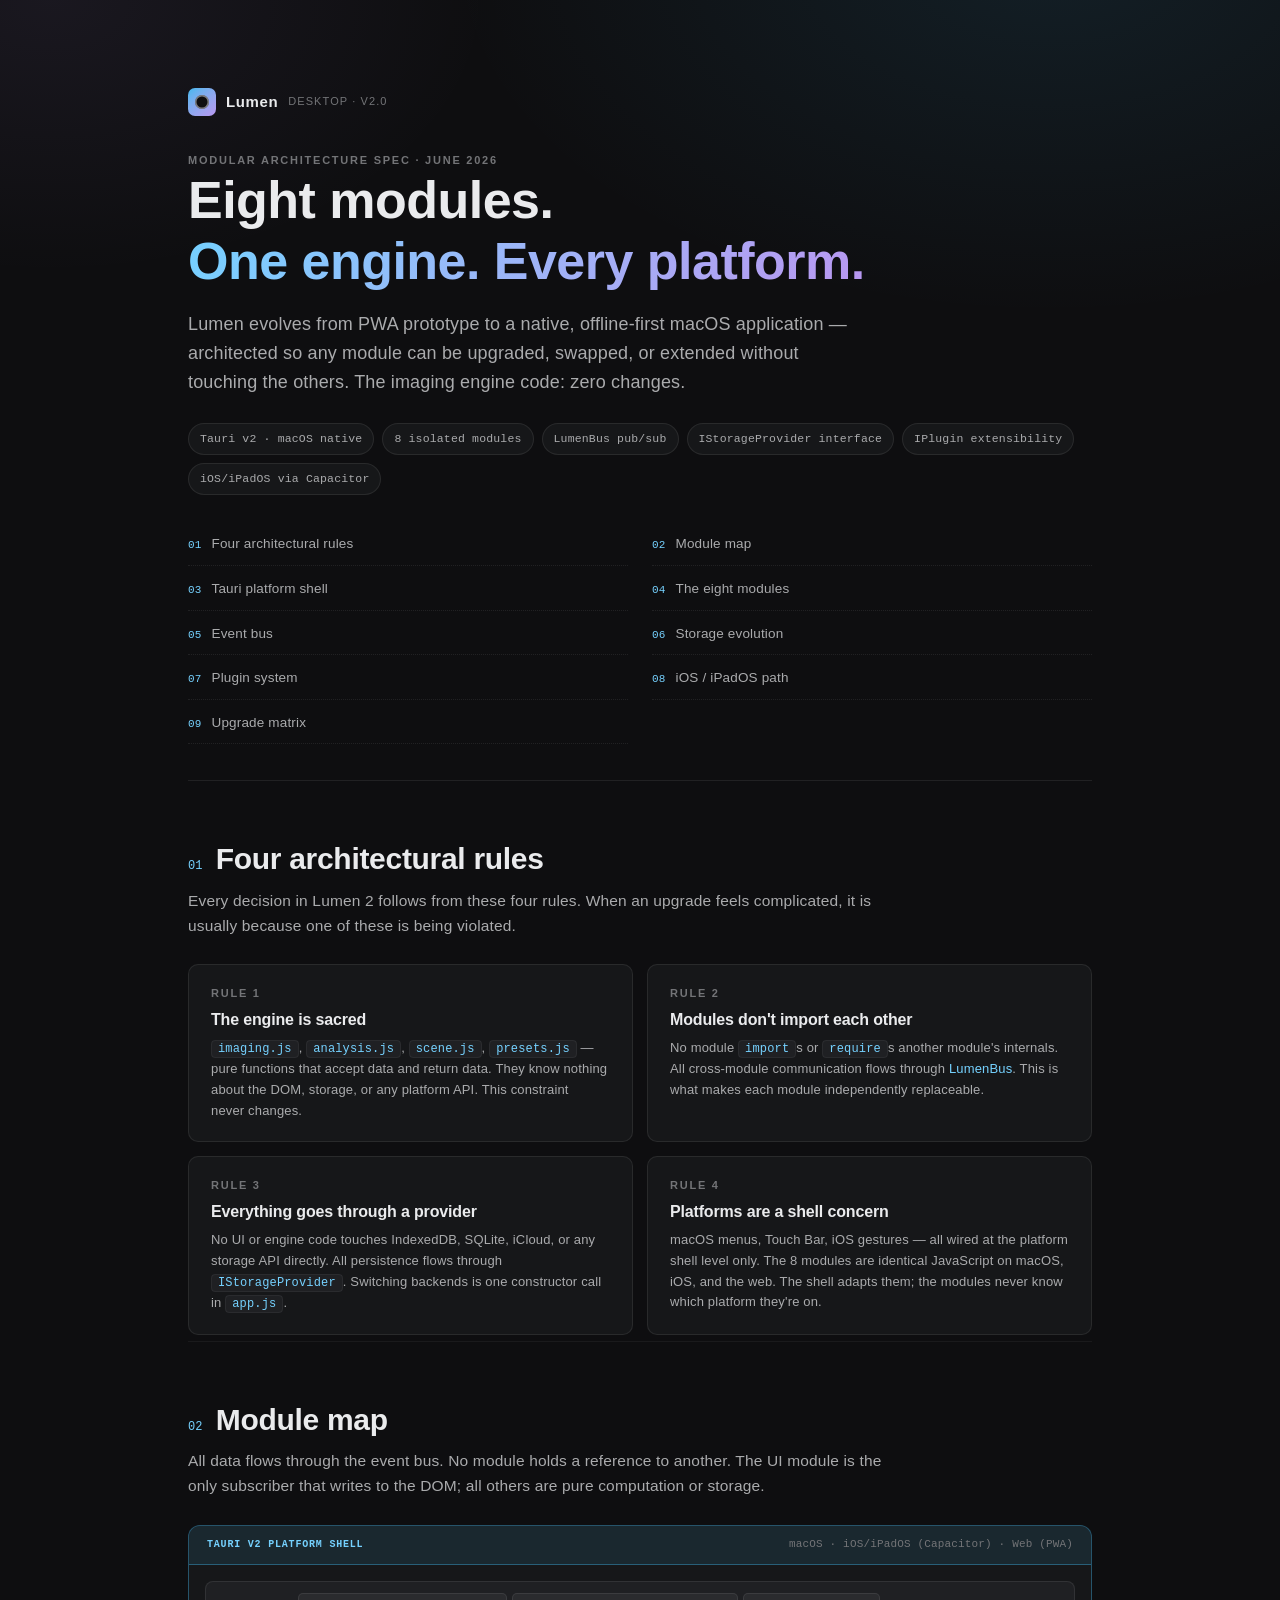
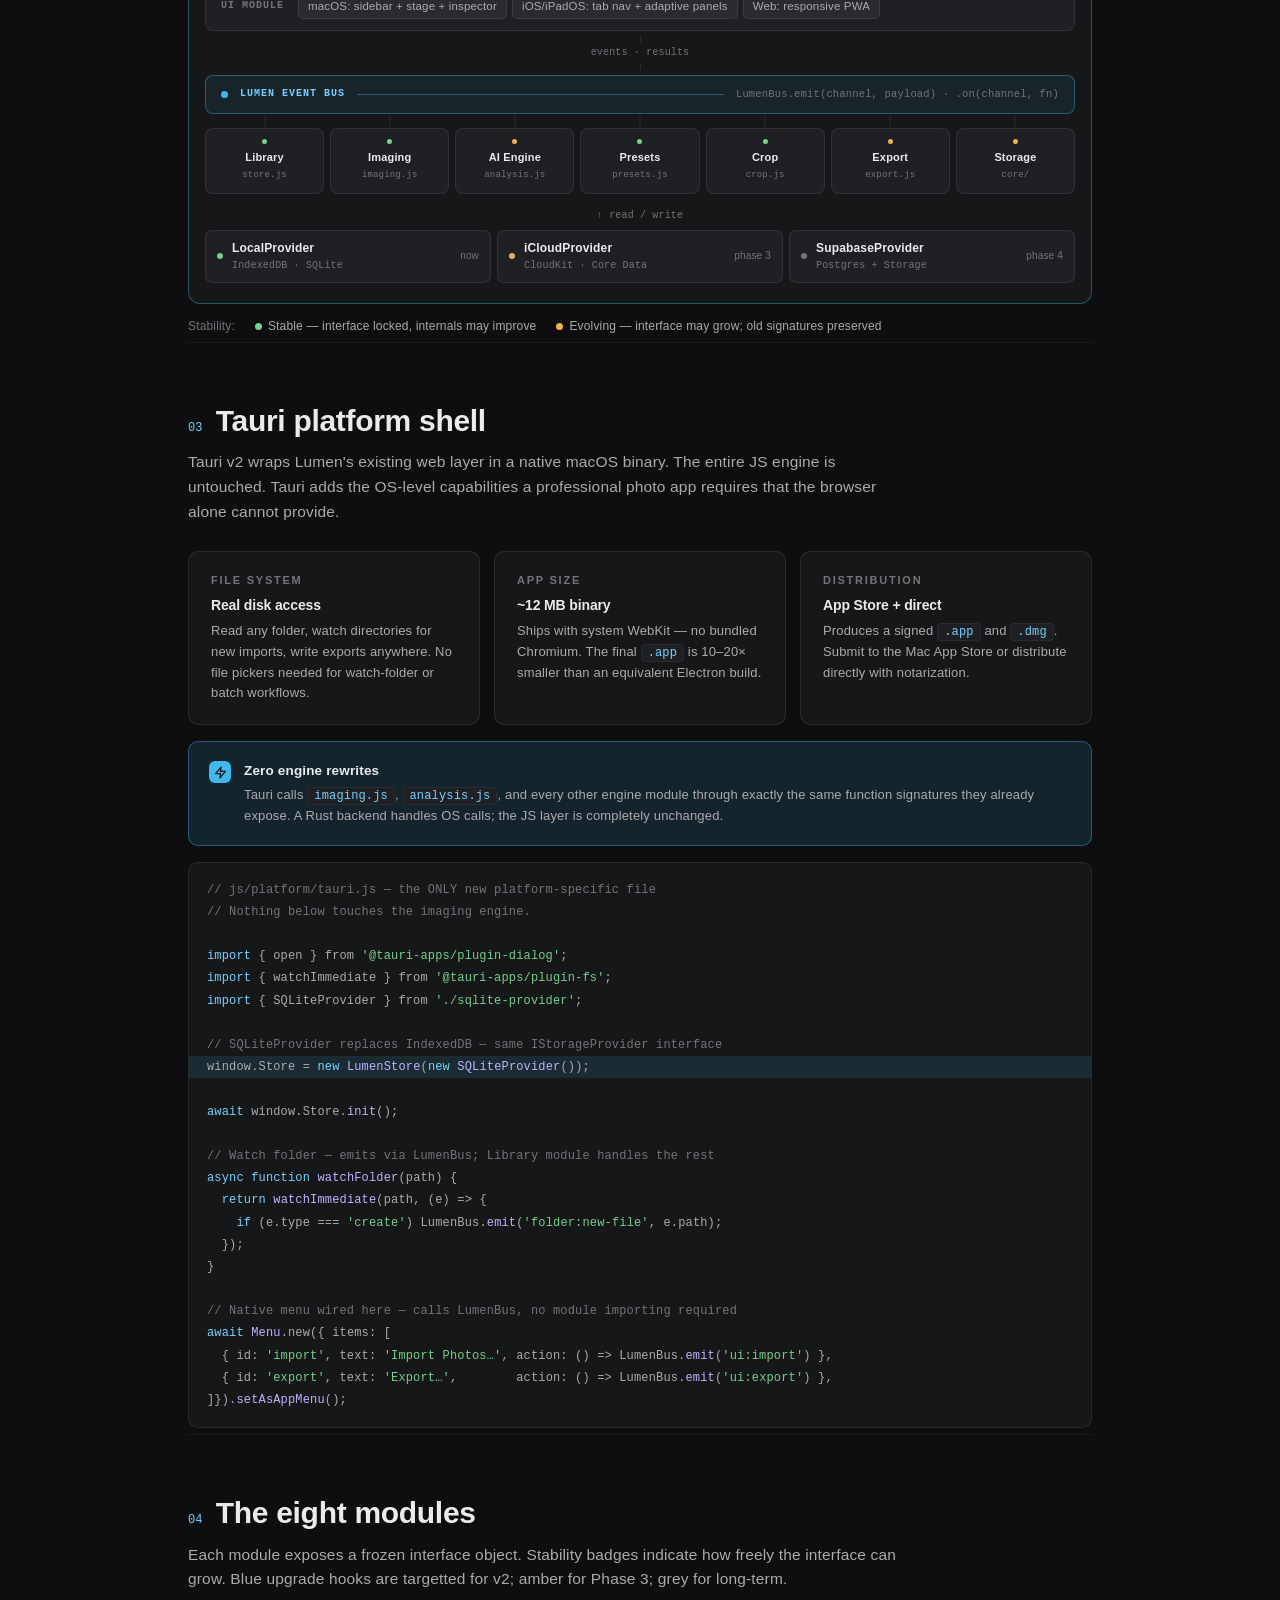
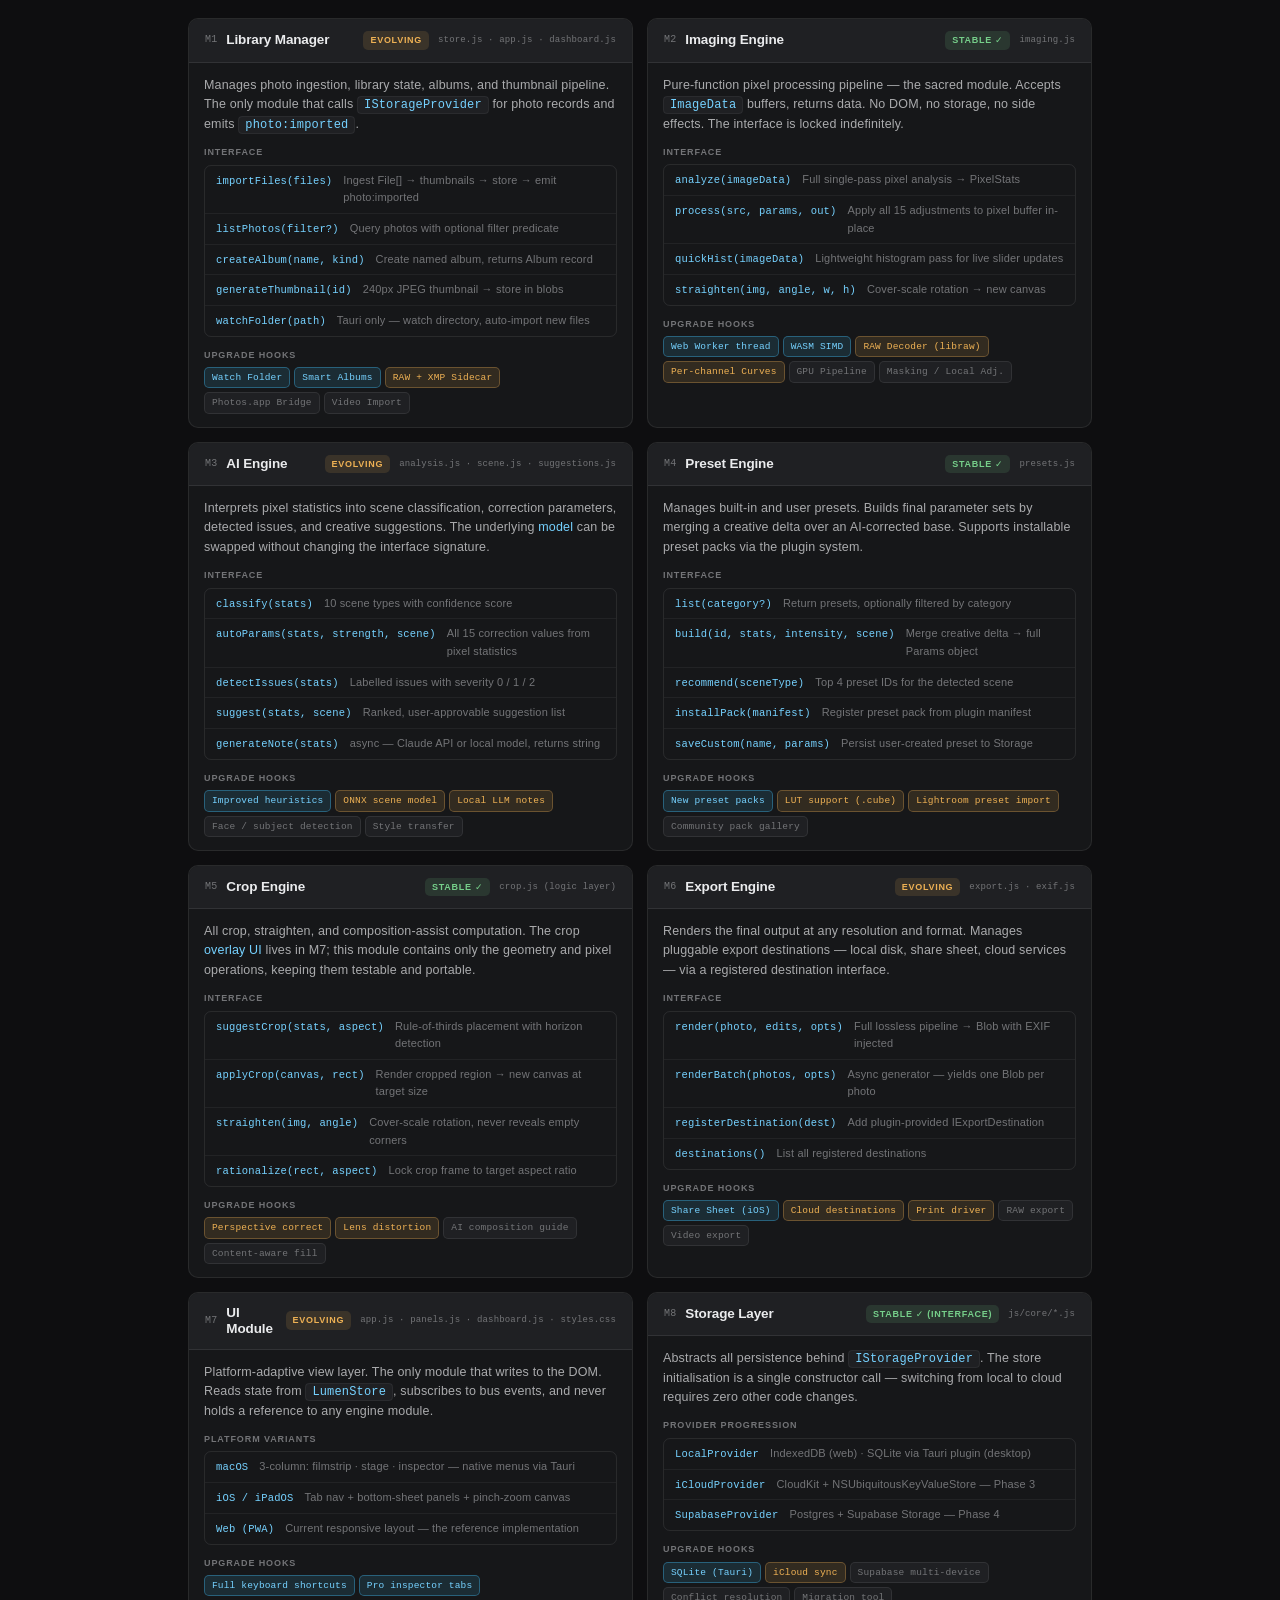
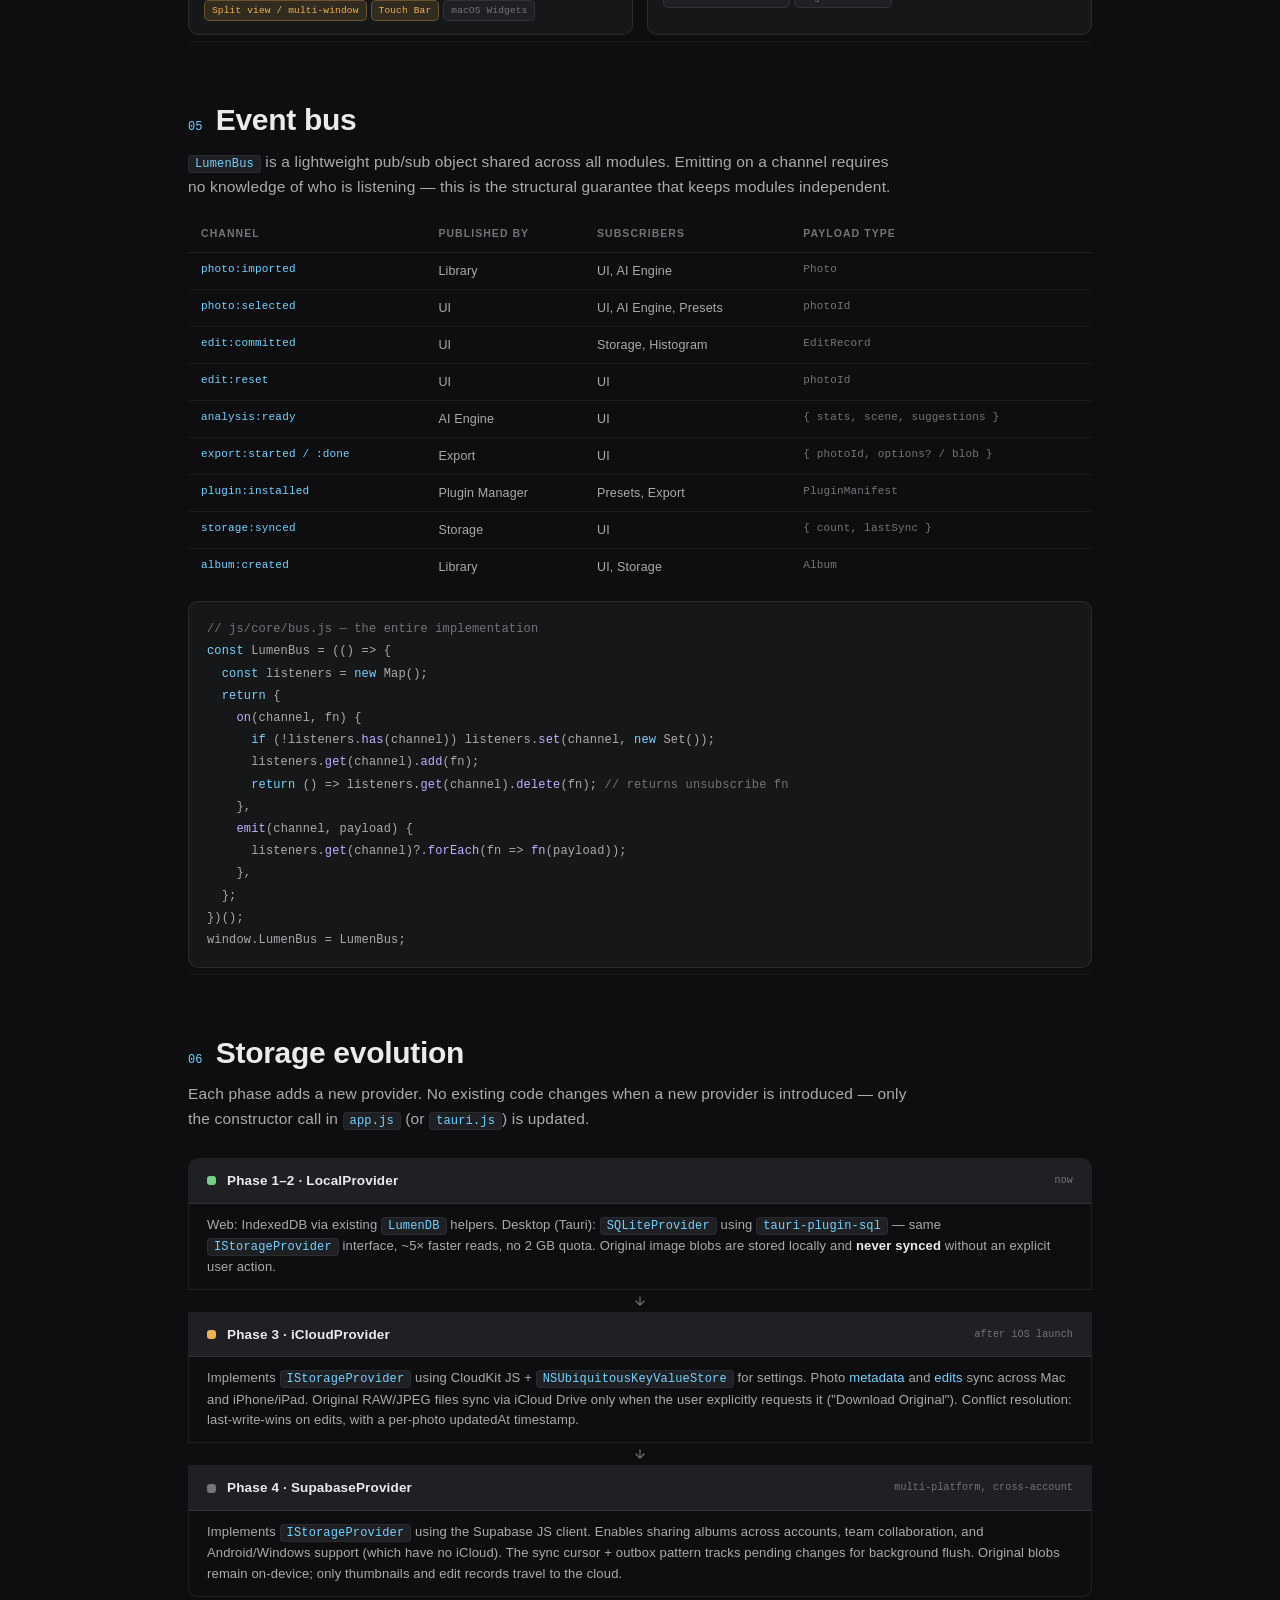
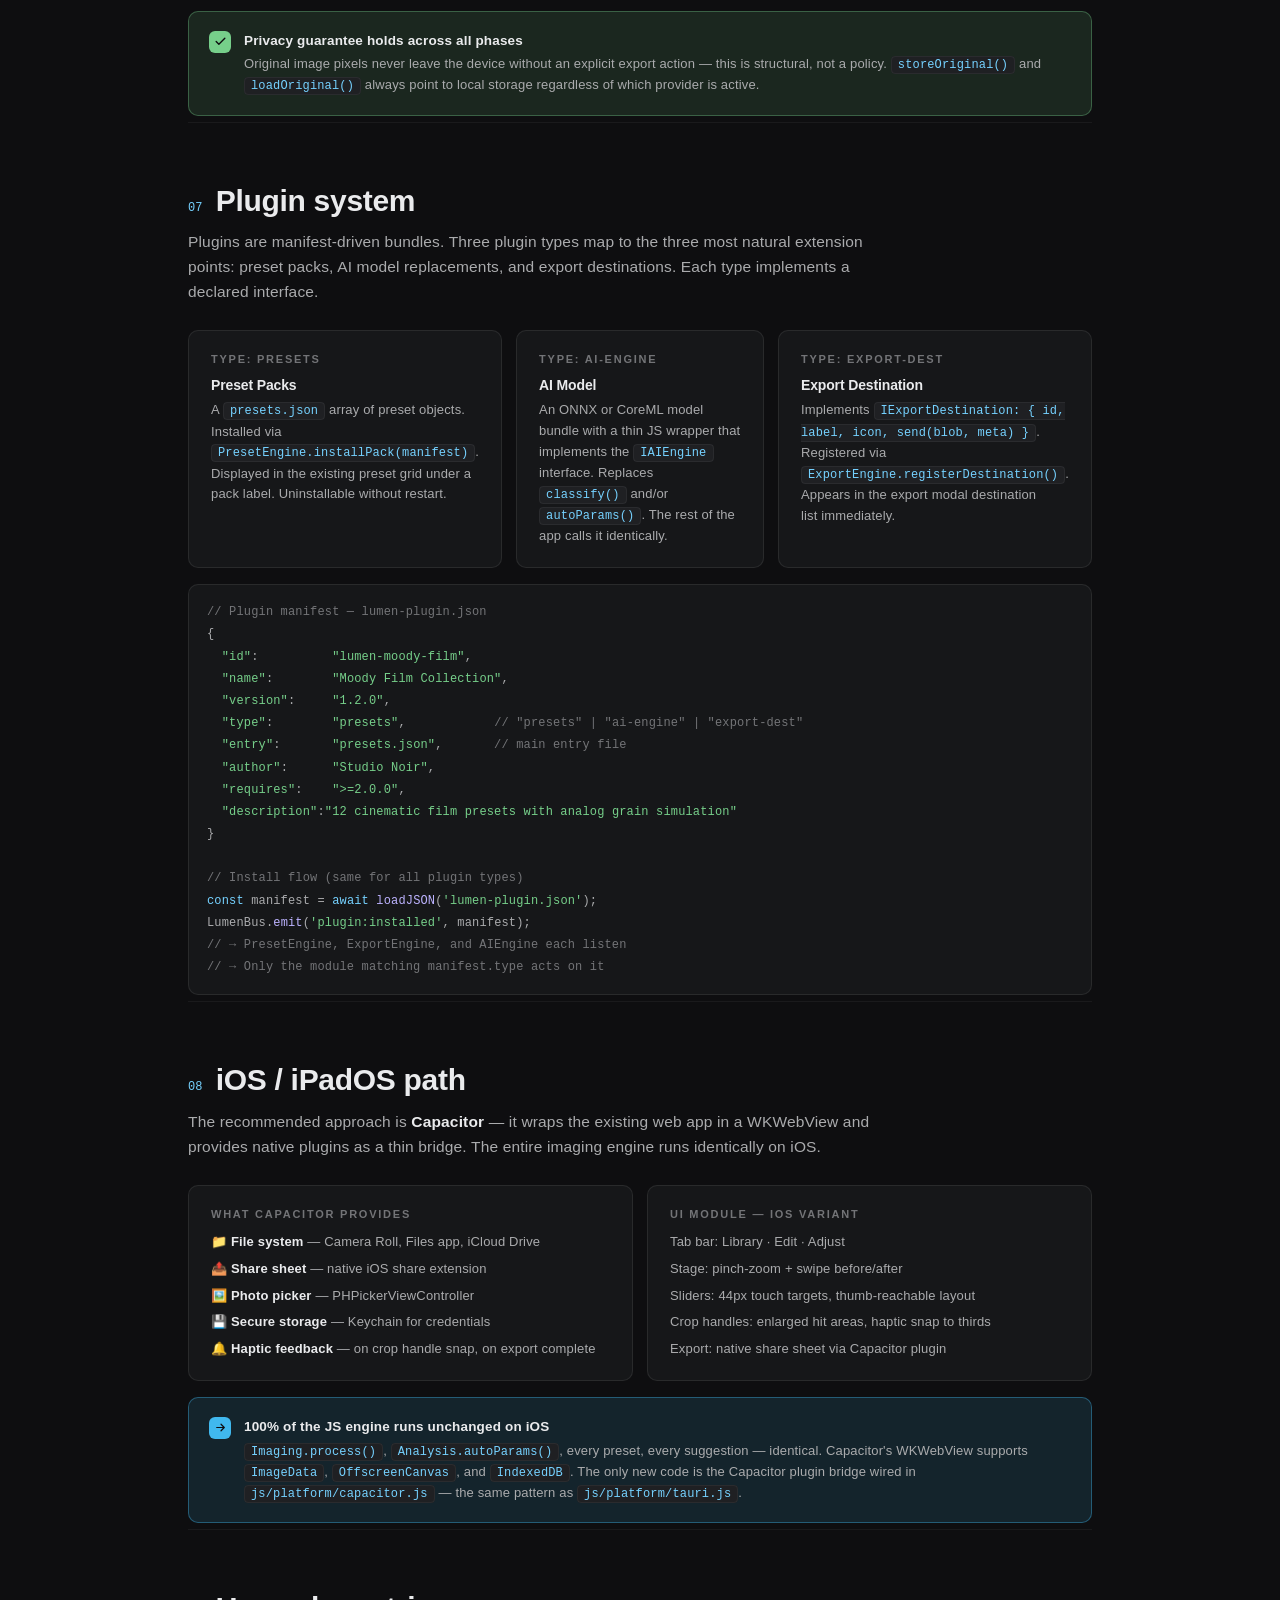
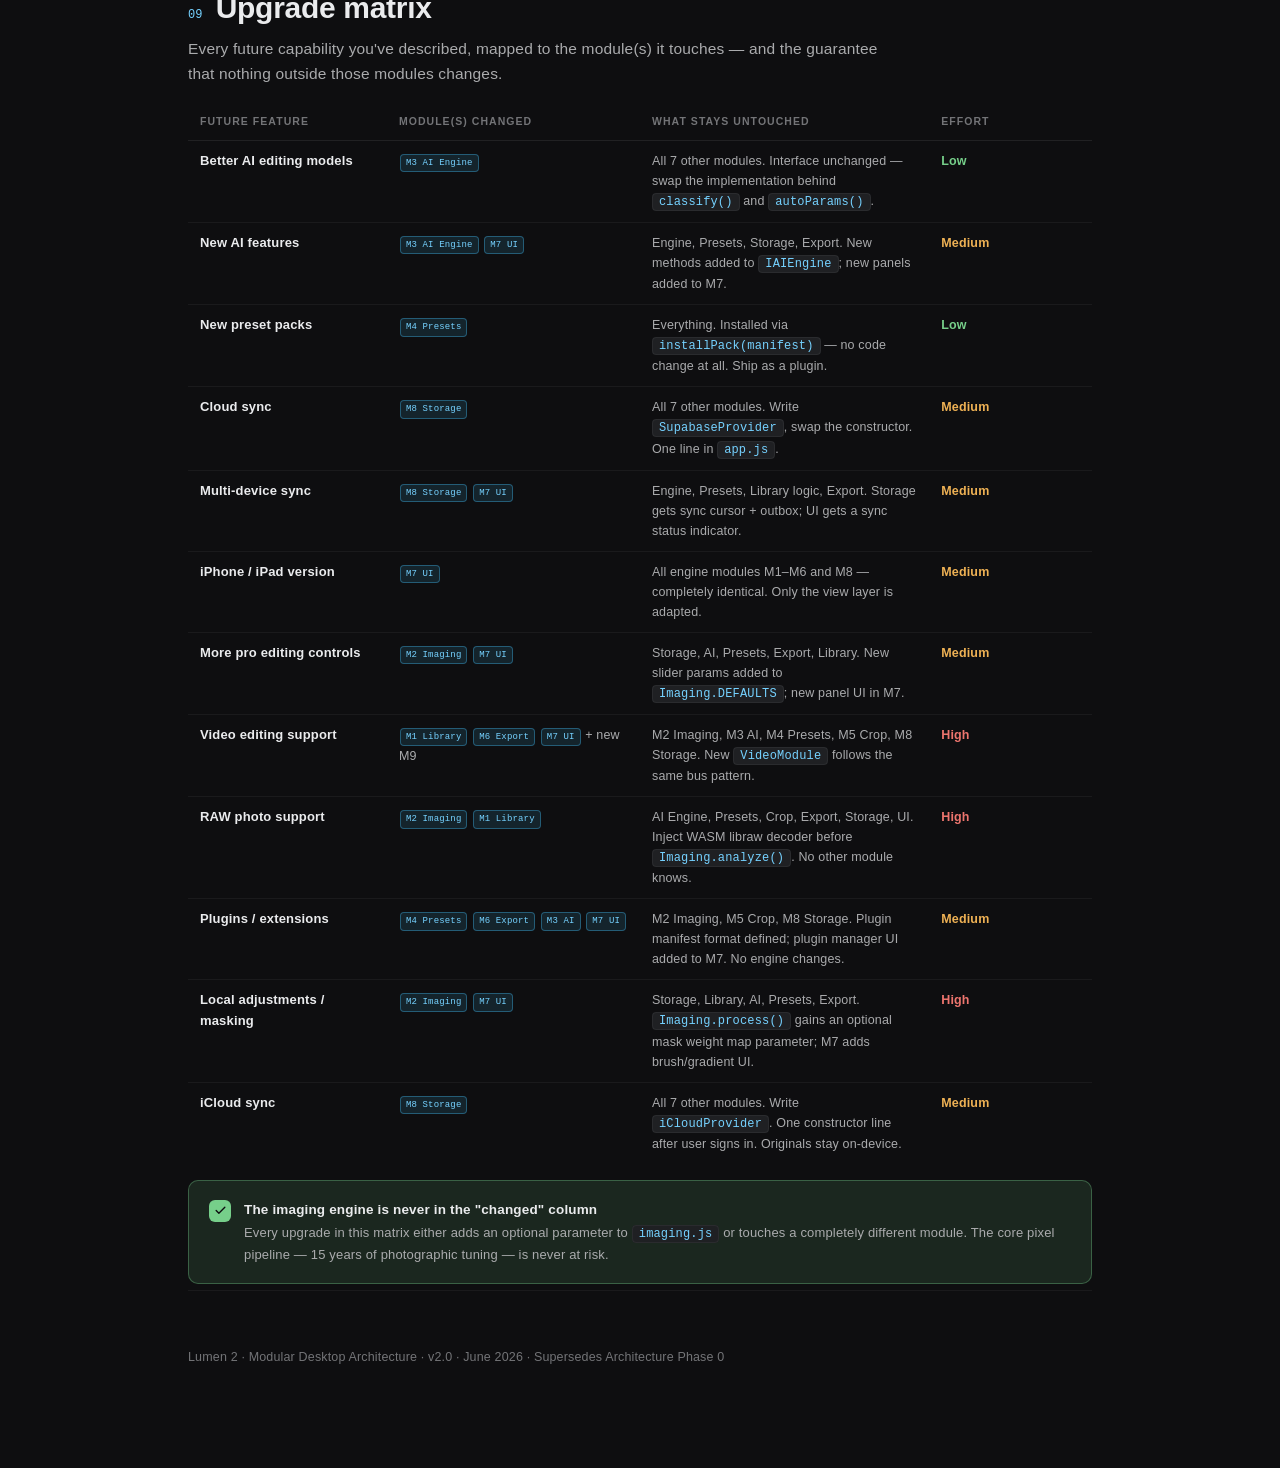
<file: Lumen 2 - Desktop Architecture.html>
<!DOCTYPE html>
<html lang="en">
<head>
<meta charset="UTF-8"/>
<meta name="viewport" content="width=device-width, initial-scale=1.0"/>
<title>Lumen 2 — Modular Desktop Architecture</title>
<style>
:root{
  --accent:      oklch(0.74 0.13 232);
  --accent-2:    oklch(0.74 0.13 300);
  --accent-soft: oklch(0.74 0.13 232 / 0.13);
  --accent-line: oklch(0.74 0.13 232 / 0.38);
  --accent-text: oklch(0.82 0.11 232);
  --bg-0: oklch(0.165 0.004 270);
  --bg-1: oklch(0.205 0.004 270);
  --bg-2: oklch(0.245 0.005 270);
  --bg-3: oklch(0.29  0.006 270);
  --line:   oklch(1 0 0 / 0.08);
  --line-2: oklch(1 0 0 / 0.05);
  --text:   oklch(0.94 0.003 270);
  --text-2: oklch(0.74 0.004 270);
  --text-3: oklch(0.56 0.004 270);
  --ok:      oklch(0.78 0.13 150); --ok-soft:   oklch(0.78 0.13 150 / 0.13);
  --warn:    oklch(0.80 0.13 75);  --warn-soft: oklch(0.80 0.13 75  / 0.13);
  --bad:     oklch(0.70 0.15 25);  --bad-soft:  oklch(0.70 0.15 25  / 0.13);
  --radius: 10px;
  --mono: ui-monospace,"SF Mono","JetBrains Mono",Menlo,monospace;
  --sans: "Helvetica Neue",Helvetica,system-ui,-apple-system,Arial,sans-serif;
}
*{box-sizing:border-box;margin:0;padding:0;}
html{scroll-behavior:smooth;}
body{
  font-family:var(--sans);
  background:
    radial-gradient(1000px 600px at 82% -5%, oklch(0.74 0.13 232 / 0.10),transparent 60%),
    radial-gradient(800px 500px at 4% 0%, oklch(0.74 0.13 300 / 0.07),transparent 55%),
    var(--bg-0);
  background-attachment:fixed;
  color:var(--text);
  -webkit-font-smoothing:antialiased;
  line-height:1.6;
  letter-spacing:0.01em;
}
.wrap{max-width:960px;margin:0 auto;padding:0 28px 120px;}

/* type */
.kicker{font-size:11px;letter-spacing:.16em;text-transform:uppercase;color:var(--text-3);font-weight:600;}
h1,h2,h3{letter-spacing:-.01em;line-height:1.18;}
p{color:var(--text-2);text-wrap:pretty;}
strong{color:var(--text);font-weight:600;}
em{color:var(--accent-text);font-style:normal;}
code{font-family:var(--mono);font-size:12px;color:var(--accent-text);background:var(--bg-2);padding:1px 6px;border-radius:4px;border:1px solid var(--line-2);}

/* hero */
.hero{padding:88px 0 36px;border-bottom:1px solid var(--line);}
.brand{display:flex;align-items:center;gap:10px;margin-bottom:36px;}
.brand .mark{width:28px;height:28px;border-radius:7px;background:linear-gradient(140deg,var(--accent),var(--accent-2));position:relative;flex:none;}
.brand .mark::after{content:"";position:absolute;inset:7px;border-radius:50%;background:var(--bg-0);box-shadow:0 0 0 1.5px oklch(1 0 0/.45) inset;}
.brand b{font-size:15px;font-weight:600;letter-spacing:.04em;}
.brand span{color:var(--text-3);font-size:11px;letter-spacing:.1em;text-transform:uppercase;}
.hero h1{font-size:clamp(30px,5vw,52px);font-weight:600;margin-bottom:18px;}
.hero h1 .g{background:linear-gradient(120deg,var(--accent-text),var(--accent-2));-webkit-background-clip:text;background-clip:text;-webkit-text-fill-color:transparent;}
.hero > p{font-size:clamp(15px,2vw,18px);max-width:680px;}
.pills{display:flex;flex-wrap:wrap;gap:8px;margin-top:26px;}
.pill{font-size:11.5px;font-family:var(--mono);color:var(--text-2);background:var(--bg-1);border:1px solid var(--line);padding:6px 11px;border-radius:999px;}
.toc{display:grid;grid-template-columns:repeat(2,1fr);gap:2px 24px;margin-top:28px;}
@media(max-width:600px){.toc{grid-template-columns:1fr;}}
.toc a{display:flex;align-items:baseline;gap:10px;padding:10px 0;border-bottom:1px dotted var(--line);color:var(--text-2);font-size:13.5px;text-decoration:none;border-bottom-style:dotted;}
.toc a:hover{color:var(--text);}
.toc .tn{font-family:var(--mono);font-size:11px;color:var(--accent-text);}

/* sections */
section.block{padding:60px 0 6px;border-bottom:1px solid var(--line-2);}
.sec-h{display:flex;align-items:baseline;gap:13px;margin-bottom:6px;}
.sec-h h2{font-size:clamp(22px,3vw,30px);font-weight:600;}
.sec-n{font-family:var(--mono);font-size:12px;color:var(--accent-text);}
.sec-p{font-size:15.5px;color:var(--text-2);max-width:720px;margin:12px 0 26px;}

/* cards */
.card{background:var(--bg-1);border:1px solid var(--line);border-radius:var(--radius);padding:20px 22px;}
.grid{display:grid;gap:14px;}
.g2{grid-template-columns:1fr 1fr;}
.g3{grid-template-columns:repeat(3,1fr);}
@media(max-width:720px){.g2,.g3{grid-template-columns:1fr;}}

/* callout */
.callout{border-radius:var(--radius);padding:18px 20px;border:1px solid;display:flex;gap:13px;align-items:flex-start;}
.callout .ic{width:22px;height:22px;flex:none;border-radius:6px;display:grid;place-items:center;margin-top:1px;}
.callout .ic svg{width:13px;height:13px;}
.callout h4{font-size:13.5px;font-weight:600;margin-bottom:3px;}
.callout p{font-size:13px;margin:0;}
.callout.key{background:var(--accent-soft);border-color:var(--accent-line);}
.callout.key .ic{background:var(--accent);color:var(--bg-0);}
.callout.ok{background:var(--ok-soft);border-color:oklch(.78 .13 150/.35);}
.callout.ok .ic{background:var(--ok);color:var(--bg-0);}
.callout.warn{background:var(--warn-soft);border-color:oklch(.80 .13 75/.35);}
.callout.warn .ic{background:var(--warn);color:var(--bg-0);}

/* pre */
pre{background:var(--bg-1);border:1px solid var(--line);border-radius:var(--radius);padding:16px 18px;overflow-x:auto;font-family:var(--mono);font-size:12px;line-height:1.85;color:var(--text-2);}
pre .cm{color:var(--text-3);}
pre .kw{color:var(--accent-text);}
pre .fn{color:oklch(.80 .11 290);}
pre .str{color:var(--ok);}
pre .hl{background:oklch(.74 .13 232/.12);display:block;margin:0 -18px;padding:0 18px;}

/* ── Architecture Diagram ── */
.arch-diag{border:1px solid var(--accent-line);border-radius:12px;overflow:hidden;background:var(--bg-1);}
.arch-shell{display:flex;align-items:center;gap:12px;padding:10px 18px;background:oklch(0.74 0.13 232/.10);border-bottom:1px solid var(--accent-line);}
.shell-label{font-size:10px;font-family:var(--mono);font-weight:700;letter-spacing:.08em;text-transform:uppercase;color:var(--accent-text);}
.shell-plats{font-size:11px;color:var(--text-3);font-family:var(--mono);margin-left:auto;}
.arch-inner{padding:16px;display:flex;flex-direction:column;}
.arch-ui-box{background:var(--bg-2);border:1px solid var(--line);border-radius:8px;padding:11px 15px;display:flex;align-items:center;gap:14px;flex-wrap:wrap;}
.arch-ui-lbl{font-size:10px;font-family:var(--mono);font-weight:700;letter-spacing:.1em;text-transform:uppercase;color:var(--text-3);flex:none;}
.arch-ui-variants{display:flex;flex-wrap:wrap;gap:5px;}
.arch-ui-v{font-size:11.5px;color:var(--text-2);background:var(--bg-3);border:1px solid var(--line);border-radius:5px;padding:3px 9px;}
.arch-conn{display:flex;flex-direction:column;align-items:center;gap:2px;padding:5px 0;}
.arch-conn .vl{width:1px;height:7px;background:var(--line);}
.arch-conn .cl{font-size:10px;color:var(--text-3);font-family:var(--mono);}
.arch-bus{display:flex;align-items:center;gap:12px;background:oklch(0.74 0.13 232/.08);border:1px solid var(--accent-line);border-radius:8px;padding:10px 15px;}
.bus-pulse{width:7px;height:7px;border-radius:50%;background:var(--accent);flex:none;animation:bpulse 2.4s ease-in-out infinite;}
@keyframes bpulse{0%,100%{box-shadow:0 0 0 0 oklch(0.74 0.13 232/.55);}60%{box-shadow:0 0 0 6px oklch(0.74 0.13 232/0);}}
.bus-title{font-size:10px;font-family:var(--mono);font-weight:700;letter-spacing:.1em;text-transform:uppercase;color:var(--accent-text);flex:none;}
.bus-line{flex:1;height:1px;background:var(--accent-line);}
.bus-code{font-family:var(--mono);font-size:10.5px;color:var(--text-3);}
.arch-mods{display:grid;grid-template-columns:repeat(7,1fr);gap:6px;padding-top:14px;}
@media(max-width:700px){.arch-mods{grid-template-columns:repeat(4,1fr);}}
@media(max-width:460px){.arch-mods{grid-template-columns:repeat(2,1fr);}}
.am{background:var(--bg-2);border:1px solid var(--line);border-radius:8px;padding:10px 7px;text-align:center;position:relative;}
.am::before{content:"";position:absolute;top:-14px;left:50%;transform:translateX(-50%);width:1px;height:13px;background:var(--line);}
.am-dot{display:block;width:5px;height:5px;border-radius:50%;margin:0 auto 5px;}
.am.stable .am-dot{background:var(--ok);}
.am.evolve .am-dot{background:var(--warn);}
.am-name{display:block;font-size:11px;font-weight:600;color:var(--text);margin-bottom:2px;}
.am-file{display:block;font-family:var(--mono);font-size:9px;color:var(--text-3);}
.arch-store-wrap{margin-top:10px;}
.store-lbl{text-align:center;font-size:10px;color:var(--text-3);font-family:var(--mono);padding:4px 0 6px;}
.arch-provs{display:grid;grid-template-columns:repeat(3,1fr);gap:6px;padding-bottom:4px;}
@media(max-width:580px){.arch-provs{grid-template-columns:1fr;}}
.ap{display:flex;align-items:center;gap:9px;background:var(--bg-2);border:1px solid var(--line);border-radius:7px;padding:8px 11px;}
.ap-dot{width:6px;height:6px;border-radius:50%;flex:none;}
.ap.now .ap-dot{background:var(--ok);}
.ap.p3 .ap-dot{background:var(--warn);}
.ap.p4 .ap-dot{background:var(--text-3);}
.ap-name{font-size:12px;font-weight:600;}
.ap-back{font-family:var(--mono);font-size:10px;color:var(--text-3);}
.ap-phase{margin-left:auto;font-size:10px;color:var(--text-3);}

/* ── Module Cards ── */
.mod-card{background:var(--bg-1);border:1px solid var(--line);border-radius:var(--radius);overflow:hidden;}
.mod-head{display:flex;align-items:center;gap:9px;padding:12px 16px;background:var(--bg-2);border-bottom:1px solid var(--line);}
.mod-num{font-family:var(--mono);font-size:10px;color:var(--text-3);flex:none;}
.mod-head h3{font-size:13.5px;font-weight:600;flex:1;}
.mod-badge{font-size:9px;letter-spacing:.08em;text-transform:uppercase;font-weight:700;padding:2px 7px;border-radius:5px;white-space:nowrap;}
.mod-badge.stable{background:var(--ok-soft);color:var(--ok);}
.mod-badge.evolve{background:var(--warn-soft);color:var(--warn);}
.mod-files{font-family:var(--mono);font-size:9px;color:var(--text-3);display:none;}
@media(min-width:900px){.mod-files{display:block;}}
.mod-body{padding:13px 15px;}
.mod-desc{font-size:12.5px;color:var(--text-2);margin-bottom:11px;line-height:1.55;}
.mod-lbl{font-size:9px;letter-spacing:.1em;text-transform:uppercase;font-weight:700;color:var(--text-3);margin-bottom:5px;}
.mod-iface{border:1px solid var(--line);border-radius:7px;overflow:hidden;margin-bottom:11px;}
.mm{display:flex;gap:11px;padding:6px 11px;border-bottom:1px solid var(--line-2);align-items:baseline;}
.mm:last-child{border-bottom:none;}
.mm-n{font-family:var(--mono);font-size:10.5px;color:var(--accent-text);white-space:nowrap;flex:none;}
.mm-d{font-size:11px;color:var(--text-3);}
.mod-hooks{display:flex;flex-wrap:wrap;gap:4px;}
.hook{font-size:9.5px;font-family:var(--mono);padding:2px 7px;border-radius:5px;border:1px solid;}
.hook.p2{color:var(--accent-text);border-color:var(--accent-line);background:var(--accent-soft);}
.hook.p3{color:var(--warn);border-color:oklch(.80 .13 75/.3);background:var(--warn-soft);}
.hook.p4{color:var(--text-3);border-color:var(--line);background:var(--bg-2);}

/* ── Event Bus channel table ── */
.ch-table{width:100%;border-collapse:collapse;font-size:12.5px;}
.ch-table th{text-align:left;font-size:10.5px;letter-spacing:.1em;text-transform:uppercase;color:var(--text-3);font-weight:600;padding:0 13px 10px;border-bottom:1px solid var(--line);}
.ch-table td{padding:8px 13px;border-bottom:1px solid var(--line-2);vertical-align:top;color:var(--text-2);}
.ch-table tr:last-child td{border-bottom:none;}
.ch-table td:first-child{font-family:var(--mono);font-size:11px;color:var(--accent-text);white-space:nowrap;}
.ch-table td:last-child{font-size:11px;color:var(--text-3);font-family:var(--mono);}

/* ── Layers ── */
.layers{display:flex;flex-direction:column;}
.lyr{border:1px solid var(--line);overflow:hidden;}
.lyr+.lyr{border-top:none;}
.lyr:first-child{border-radius:var(--radius) var(--radius) 0 0;}
.lyr:last-child{border-radius:0 0 var(--radius) var(--radius);}
.lyr-h{background:var(--bg-2);padding:11px 18px;display:flex;align-items:center;gap:11px;border-bottom:1px solid var(--line);}
.lyr-dot{width:9px;height:9px;border-radius:3px;flex:none;}
.lyr-h h4{font-size:13.5px;font-weight:600;}
.lyr-when{margin-left:auto;font-size:10px;font-family:var(--mono);color:var(--text-3);}
.lyr-b{padding:11px 18px;font-size:13px;color:var(--text-2);}
.lyr-arrow{display:grid;place-items:center;padding:4px;color:var(--text-3);}
.lyr-arrow svg{width:14px;height:14px;}

/* ── Upgrade matrix ── */
.matrix{width:100%;border-collapse:collapse;font-size:12.5px;}
.matrix th{text-align:left;font-size:10.5px;letter-spacing:.1em;text-transform:uppercase;color:var(--text-3);font-weight:600;padding:0 12px 10px;border-bottom:1px solid var(--line);}
.matrix td{padding:10px 12px;border-bottom:1px solid var(--line-2);vertical-align:top;color:var(--text-2);}
.matrix tr:last-child td{border-bottom:none;}
.matrix td:first-child{color:var(--text);font-weight:600;font-size:13px;}
.mtag{display:inline-block;font-family:var(--mono);font-size:9px;color:var(--accent-text);background:var(--accent-soft);border:1px solid var(--accent-line);padding:1px 5px;border-radius:4px;margin:1px 1px 0;}
.eff-lo{color:var(--ok);font-weight:600;}
.eff-md{color:var(--warn);font-weight:600;}
.eff-hi{color:var(--bad);font-weight:600;}

footer{padding:56px 0 0;color:var(--text-3);font-size:12.5px;}
</style>
</head>
<body>
<div class="wrap">

<!-- HERO -->
<header class="hero">
  <div class="brand"><div class="mark"></div><b>Lumen</b><span>Desktop · v2.0</span></div>
  <div class="kicker">Modular Architecture Spec · June 2026</div>
  <h1>Eight modules.<br><span class="g">One engine. Every platform.</span></h1>
  <p>Lumen evolves from PWA prototype to a native, offline-first macOS application — architected so any module can be upgraded, swapped, or extended without touching the others. The imaging engine code: zero changes.</p>
  <div class="pills">
    <span class="pill">Tauri v2 · macOS native</span>
    <span class="pill">8 isolated modules</span>
    <span class="pill">LumenBus pub/sub</span>
    <span class="pill">IStorageProvider interface</span>
    <span class="pill">IPlugin extensibility</span>
    <span class="pill">iOS/iPadOS via Capacitor</span>
  </div>
  <nav class="toc">
    <a href="#rules"><span class="tn">01</span> Four architectural rules</a>
    <a href="#diagram"><span class="tn">02</span> Module map</a>
    <a href="#shell"><span class="tn">03</span> Tauri platform shell</a>
    <a href="#modules"><span class="tn">04</span> The eight modules</a>
    <a href="#bus"><span class="tn">05</span> Event bus</a>
    <a href="#storage"><span class="tn">06</span> Storage evolution</a>
    <a href="#plugins"><span class="tn">07</span> Plugin system</a>
    <a href="#ios"><span class="tn">08</span> iOS / iPadOS path</a>
    <a href="#matrix"><span class="tn">09</span> Upgrade matrix</a>
  </nav>
</header>

<!-- 01 RULES -->
<section class="block" id="rules">
  <div class="sec-h"><span class="sec-n">01</span><h2>Four architectural rules</h2></div>
  <p class="sec-p">Every decision in Lumen 2 follows from these four rules. When an upgrade feels complicated, it is usually because one of these is being violated.</p>
  <div class="grid g2">
    <div class="card">
      <div class="kicker" style="margin-bottom:8px">Rule 1</div>
      <h3 style="font-size:16px;margin-bottom:8px">The engine is sacred</h3>
      <p style="font-size:13px"><code>imaging.js</code>, <code>analysis.js</code>, <code>scene.js</code>, <code>presets.js</code> — pure functions that accept data and return data. They know nothing about the DOM, storage, or any platform API. This constraint never changes.</p>
    </div>
    <div class="card">
      <div class="kicker" style="margin-bottom:8px">Rule 2</div>
      <h3 style="font-size:16px;margin-bottom:8px">Modules don't import each other</h3>
      <p style="font-size:13px">No module <code>import</code>s or <code>require</code>s another module's internals. All cross-module communication flows through <em>LumenBus</em>. This is what makes each module independently replaceable.</p>
    </div>
    <div class="card">
      <div class="kicker" style="margin-bottom:8px">Rule 3</div>
      <h3 style="font-size:16px;margin-bottom:8px">Everything goes through a provider</h3>
      <p style="font-size:13px">No UI or engine code touches IndexedDB, SQLite, iCloud, or any storage API directly. All persistence flows through <code>IStorageProvider</code>. Switching backends is one constructor call in <code>app.js</code>.</p>
    </div>
    <div class="card">
      <div class="kicker" style="margin-bottom:8px">Rule 4</div>
      <h3 style="font-size:16px;margin-bottom:8px">Platforms are a shell concern</h3>
      <p style="font-size:13px">macOS menus, Touch Bar, iOS gestures — all wired at the platform shell level only. The 8 modules are identical JavaScript on macOS, iOS, and the web. The shell adapts them; the modules never know which platform they're on.</p>
    </div>
  </div>
</section>

<!-- 02 MODULE MAP -->
<section class="block" id="diagram">
  <div class="sec-h"><span class="sec-n">02</span><h2>Module map</h2></div>
  <p class="sec-p">All data flows through the event bus. No module holds a reference to another. The UI module is the only subscriber that writes to the DOM; all others are pure computation or storage.</p>

  <div class="arch-diag">
    <div class="arch-shell">
      <span class="shell-label">Tauri v2 Platform Shell</span>
      <span class="shell-plats">macOS · iOS/iPadOS (Capacitor) · Web (PWA)</span>
    </div>
    <div class="arch-inner">
      <div class="arch-ui-box">
        <span class="arch-ui-lbl">UI Module</span>
        <div class="arch-ui-variants">
          <span class="arch-ui-v">macOS: sidebar + stage + inspector</span>
          <span class="arch-ui-v">iOS/iPadOS: tab nav + adaptive panels</span>
          <span class="arch-ui-v">Web: responsive PWA</span>
        </div>
      </div>
      <div class="arch-conn">
        <div class="vl"></div>
        <span class="cl">events · results</span>
        <div class="vl"></div>
      </div>
      <div class="arch-bus">
        <div class="bus-pulse"></div>
        <span class="bus-title">Lumen Event Bus</span>
        <div class="bus-line"></div>
        <span class="bus-code">LumenBus.emit(channel, payload) · .on(channel, fn)</span>
      </div>
      <div class="arch-mods">
        <div class="am stable"><span class="am-dot"></span><span class="am-name">Library</span><span class="am-file">store.js</span></div>
        <div class="am stable"><span class="am-dot"></span><span class="am-name">Imaging</span><span class="am-file">imaging.js</span></div>
        <div class="am evolve"><span class="am-dot"></span><span class="am-name">AI Engine</span><span class="am-file">analysis.js</span></div>
        <div class="am stable"><span class="am-dot"></span><span class="am-name">Presets</span><span class="am-file">presets.js</span></div>
        <div class="am stable"><span class="am-dot"></span><span class="am-name">Crop</span><span class="am-file">crop.js</span></div>
        <div class="am evolve"><span class="am-dot"></span><span class="am-name">Export</span><span class="am-file">export.js</span></div>
        <div class="am evolve"><span class="am-dot"></span><span class="am-name">Storage</span><span class="am-file">core/</span></div>
      </div>
      <div class="arch-store-wrap">
        <div class="store-lbl">↑ read / write</div>
        <div class="arch-provs">
          <div class="ap now"><div class="ap-dot"></div><div><div class="ap-name">LocalProvider</div><div class="ap-back">IndexedDB · SQLite</div></div><span class="ap-phase">now</span></div>
          <div class="ap p3"><div class="ap-dot"></div><div><div class="ap-name">iCloudProvider</div><div class="ap-back">CloudKit · Core Data</div></div><span class="ap-phase">phase 3</span></div>
          <div class="ap p4"><div class="ap-dot"></div><div><div class="ap-name">SupabaseProvider</div><div class="ap-back">Postgres + Storage</div></div><span class="ap-phase">phase 4</span></div>
        </div>
      </div>
    </div>
  </div>

  <div style="display:flex;gap:20px;flex-wrap:wrap;margin-top:13px;align-items:center;">
    <span style="font-size:12px;color:var(--text-3)">Stability:</span>
    <span style="display:flex;align-items:center;gap:6px;font-size:12px;color:var(--text-2)"><span style="width:7px;height:7px;border-radius:50%;background:var(--ok);display:inline-block;flex:none;"></span>Stable — interface locked, internals may improve</span>
    <span style="display:flex;align-items:center;gap:6px;font-size:12px;color:var(--text-2)"><span style="width:7px;height:7px;border-radius:50%;background:var(--warn);display:inline-block;flex:none;"></span>Evolving — interface may grow; old signatures preserved</span>
  </div>
</section>

<!-- 03 PLATFORM SHELL -->
<section class="block" id="shell">
  <div class="sec-h"><span class="sec-n">03</span><h2>Tauri platform shell</h2></div>
  <p class="sec-p">Tauri v2 wraps Lumen's existing web layer in a native macOS binary. The entire JS engine is untouched. Tauri adds the OS-level capabilities a professional photo app requires that the browser alone cannot provide.</p>

  <div class="grid g3" style="margin-bottom:16px">
    <div class="card">
      <div class="kicker" style="margin-bottom:8px">File system</div>
      <h3 style="font-size:14px;margin-bottom:7px">Real disk access</h3>
      <p style="font-size:13px">Read any folder, watch directories for new imports, write exports anywhere. No file pickers needed for watch-folder or batch workflows.</p>
    </div>
    <div class="card">
      <div class="kicker" style="margin-bottom:8px">App size</div>
      <h3 style="font-size:14px;margin-bottom:7px">~12 MB binary</h3>
      <p style="font-size:13px">Ships with system WebKit — no bundled Chromium. The final <code>.app</code> is 10–20× smaller than an equivalent Electron build.</p>
    </div>
    <div class="card">
      <div class="kicker" style="margin-bottom:8px">Distribution</div>
      <h3 style="font-size:14px;margin-bottom:7px">App Store + direct</h3>
      <p style="font-size:13px">Produces a signed <code>.app</code> and <code>.dmg</code>. Submit to the Mac App Store or distribute directly with notarization.</p>
    </div>
  </div>

  <div class="callout key" style="margin-bottom:16px">
    <div class="ic"><svg viewBox="0 0 24 24" fill="none" stroke="currentColor" stroke-width="2.2" stroke-linecap="round" stroke-linejoin="round"><path d="M13 2 3 14h9l-1 8 10-12h-9l1-8Z"/></svg></div>
    <div><h4>Zero engine rewrites</h4><p>Tauri calls <code>imaging.js</code>, <code>analysis.js</code>, and every other engine module through exactly the same function signatures they already expose. A Rust backend handles OS calls; the JS layer is completely unchanged.</p></div>
  </div>

  <pre><span class="cm">// js/platform/tauri.js — the ONLY new platform-specific file</span>
<span class="cm">// Nothing below touches the imaging engine.</span>

<span class="kw">import</span> { open } from <span class="str">'@tauri-apps/plugin-dialog'</span>;
<span class="kw">import</span> { watchImmediate } from <span class="str">'@tauri-apps/plugin-fs'</span>;
<span class="kw">import</span> { SQLiteProvider } from <span class="str">'./sqlite-provider'</span>;

<span class="cm">// SQLiteProvider replaces IndexedDB — same IStorageProvider interface</span>
<span class="hl">window.Store = <span class="kw">new</span> <span class="fn">LumenStore</span>(<span class="kw">new</span> <span class="fn">SQLiteProvider</span>());</span>
<span class="kw">await</span> window.Store.<span class="fn">init</span>();

<span class="cm">// Watch folder — emits via LumenBus; Library module handles the rest</span>
<span class="kw">async function</span> <span class="fn">watchFolder</span>(path) {
  <span class="kw">return</span> <span class="fn">watchImmediate</span>(path, (e) => {
    <span class="kw">if</span> (e.type === <span class="str">'create'</span>) LumenBus.<span class="fn">emit</span>(<span class="str">'folder:new-file'</span>, e.path);
  });
}

<span class="cm">// Native menu wired here — calls LumenBus, no module importing required</span>
<span class="kw">await</span> <span class="fn">Menu</span>.new({ items: [
  { id: <span class="str">'import'</span>, text: <span class="str">'Import Photos…'</span>, action: () => LumenBus.<span class="fn">emit</span>(<span class="str">'ui:import'</span>) },
  { id: <span class="str">'export'</span>, text: <span class="str">'Export…'</span>,        action: () => LumenBus.<span class="fn">emit</span>(<span class="str">'ui:export'</span>) },
]}).<span class="fn">setAsAppMenu</span>();</pre>
</section>

<!-- 04 EIGHT MODULES -->
<section class="block" id="modules">
  <div class="sec-h"><span class="sec-n">04</span><h2>The eight modules</h2></div>
  <p class="sec-p">Each module exposes a frozen interface object. Stability badges indicate how freely the interface can grow. Blue upgrade hooks are targetted for v2; amber for Phase 3; grey for long-term.</p>

  <div class="grid g2">

    <!-- M1 Library Manager -->
    <div class="mod-card">
      <div class="mod-head">
        <span class="mod-num">M1</span>
        <h3>Library Manager</h3>
        <span class="mod-badge evolve">Evolving</span>
        <span class="mod-files">store.js · app.js · dashboard.js</span>
      </div>
      <div class="mod-body">
        <p class="mod-desc">Manages photo ingestion, library state, albums, and thumbnail pipeline. The only module that calls <code>IStorageProvider</code> for photo records and emits <code>photo:imported</code>.</p>
        <div class="mod-lbl">Interface</div>
        <div class="mod-iface">
          <div class="mm"><span class="mm-n">importFiles(files)</span><span class="mm-d">Ingest File[] → thumbnails → store → emit photo:imported</span></div>
          <div class="mm"><span class="mm-n">listPhotos(filter?)</span><span class="mm-d">Query photos with optional filter predicate</span></div>
          <div class="mm"><span class="mm-n">createAlbum(name, kind)</span><span class="mm-d">Create named album, returns Album record</span></div>
          <div class="mm"><span class="mm-n">generateThumbnail(id)</span><span class="mm-d">240px JPEG thumbnail → store in blobs</span></div>
          <div class="mm"><span class="mm-n">watchFolder(path)</span><span class="mm-d">Tauri only — watch directory, auto-import new files</span></div>
        </div>
        <div class="mod-lbl">Upgrade hooks</div>
        <div class="mod-hooks">
          <span class="hook p2">Watch Folder</span>
          <span class="hook p2">Smart Albums</span>
          <span class="hook p3">RAW + XMP Sidecar</span>
          <span class="hook p4">Photos.app Bridge</span>
          <span class="hook p4">Video Import</span>
        </div>
      </div>
    </div>

    <!-- M2 Imaging Engine -->
    <div class="mod-card">
      <div class="mod-head">
        <span class="mod-num">M2</span>
        <h3>Imaging Engine</h3>
        <span class="mod-badge stable">Stable ✓</span>
        <span class="mod-files">imaging.js</span>
      </div>
      <div class="mod-body">
        <p class="mod-desc">Pure-function pixel processing pipeline — the sacred module. Accepts <code>ImageData</code> buffers, returns data. No DOM, no storage, no side effects. The interface is locked indefinitely.</p>
        <div class="mod-lbl">Interface</div>
        <div class="mod-iface">
          <div class="mm"><span class="mm-n">analyze(imageData)</span><span class="mm-d">Full single-pass pixel analysis → PixelStats</span></div>
          <div class="mm"><span class="mm-n">process(src, params, out)</span><span class="mm-d">Apply all 15 adjustments to pixel buffer in-place</span></div>
          <div class="mm"><span class="mm-n">quickHist(imageData)</span><span class="mm-d">Lightweight histogram pass for live slider updates</span></div>
          <div class="mm"><span class="mm-n">straighten(img, angle, w, h)</span><span class="mm-d">Cover-scale rotation → new canvas</span></div>
        </div>
        <div class="mod-lbl">Upgrade hooks</div>
        <div class="mod-hooks">
          <span class="hook p2">Web Worker thread</span>
          <span class="hook p2">WASM SIMD</span>
          <span class="hook p3">RAW Decoder (libraw)</span>
          <span class="hook p3">Per-channel Curves</span>
          <span class="hook p4">GPU Pipeline</span>
          <span class="hook p4">Masking / Local Adj.</span>
        </div>
      </div>
    </div>

    <!-- M3 AI Engine -->
    <div class="mod-card">
      <div class="mod-head">
        <span class="mod-num">M3</span>
        <h3>AI Engine</h3>
        <span class="mod-badge evolve">Evolving</span>
        <span class="mod-files">analysis.js · scene.js · suggestions.js</span>
      </div>
      <div class="mod-body">
        <p class="mod-desc">Interprets pixel statistics into scene classification, correction parameters, detected issues, and creative suggestions. The underlying <em>model</em> can be swapped without changing the interface signature.</p>
        <div class="mod-lbl">Interface</div>
        <div class="mod-iface">
          <div class="mm"><span class="mm-n">classify(stats)</span><span class="mm-d">10 scene types with confidence score</span></div>
          <div class="mm"><span class="mm-n">autoParams(stats, strength, scene)</span><span class="mm-d">All 15 correction values from pixel statistics</span></div>
          <div class="mm"><span class="mm-n">detectIssues(stats)</span><span class="mm-d">Labelled issues with severity 0 / 1 / 2</span></div>
          <div class="mm"><span class="mm-n">suggest(stats, scene)</span><span class="mm-d">Ranked, user-approvable suggestion list</span></div>
          <div class="mm"><span class="mm-n">generateNote(stats)</span><span class="mm-d">async — Claude API or local model, returns string</span></div>
        </div>
        <div class="mod-lbl">Upgrade hooks</div>
        <div class="mod-hooks">
          <span class="hook p2">Improved heuristics</span>
          <span class="hook p3">ONNX scene model</span>
          <span class="hook p3">Local LLM notes</span>
          <span class="hook p4">Face / subject detection</span>
          <span class="hook p4">Style transfer</span>
        </div>
      </div>
    </div>

    <!-- M4 Preset Engine -->
    <div class="mod-card">
      <div class="mod-head">
        <span class="mod-num">M4</span>
        <h3>Preset Engine</h3>
        <span class="mod-badge stable">Stable ✓</span>
        <span class="mod-files">presets.js</span>
      </div>
      <div class="mod-body">
        <p class="mod-desc">Manages built-in and user presets. Builds final parameter sets by merging a creative delta over an AI-corrected base. Supports installable preset packs via the plugin system.</p>
        <div class="mod-lbl">Interface</div>
        <div class="mod-iface">
          <div class="mm"><span class="mm-n">list(category?)</span><span class="mm-d">Return presets, optionally filtered by category</span></div>
          <div class="mm"><span class="mm-n">build(id, stats, intensity, scene)</span><span class="mm-d">Merge creative delta → full Params object</span></div>
          <div class="mm"><span class="mm-n">recommend(sceneType)</span><span class="mm-d">Top 4 preset IDs for the detected scene</span></div>
          <div class="mm"><span class="mm-n">installPack(manifest)</span><span class="mm-d">Register preset pack from plugin manifest</span></div>
          <div class="mm"><span class="mm-n">saveCustom(name, params)</span><span class="mm-d">Persist user-created preset to Storage</span></div>
        </div>
        <div class="mod-lbl">Upgrade hooks</div>
        <div class="mod-hooks">
          <span class="hook p2">New preset packs</span>
          <span class="hook p3">LUT support (.cube)</span>
          <span class="hook p3">Lightroom preset import</span>
          <span class="hook p4">Community pack gallery</span>
        </div>
      </div>
    </div>

    <!-- M5 Crop Engine -->
    <div class="mod-card">
      <div class="mod-head">
        <span class="mod-num">M5</span>
        <h3>Crop Engine</h3>
        <span class="mod-badge stable">Stable ✓</span>
        <span class="mod-files">crop.js (logic layer)</span>
      </div>
      <div class="mod-body">
        <p class="mod-desc">All crop, straighten, and composition-assist computation. The crop <em>overlay UI</em> lives in M7; this module contains only the geometry and pixel operations, keeping them testable and portable.</p>
        <div class="mod-lbl">Interface</div>
        <div class="mod-iface">
          <div class="mm"><span class="mm-n">suggestCrop(stats, aspect)</span><span class="mm-d">Rule-of-thirds placement with horizon detection</span></div>
          <div class="mm"><span class="mm-n">applyCrop(canvas, rect)</span><span class="mm-d">Render cropped region → new canvas at target size</span></div>
          <div class="mm"><span class="mm-n">straighten(img, angle)</span><span class="mm-d">Cover-scale rotation, never reveals empty corners</span></div>
          <div class="mm"><span class="mm-n">rationalize(rect, aspect)</span><span class="mm-d">Lock crop frame to target aspect ratio</span></div>
        </div>
        <div class="mod-lbl">Upgrade hooks</div>
        <div class="mod-hooks">
          <span class="hook p3">Perspective correct</span>
          <span class="hook p3">Lens distortion</span>
          <span class="hook p4">AI composition guide</span>
          <span class="hook p4">Content-aware fill</span>
        </div>
      </div>
    </div>

    <!-- M6 Export Engine -->
    <div class="mod-card">
      <div class="mod-head">
        <span class="mod-num">M6</span>
        <h3>Export Engine</h3>
        <span class="mod-badge evolve">Evolving</span>
        <span class="mod-files">export.js · exif.js</span>
      </div>
      <div class="mod-body">
        <p class="mod-desc">Renders the final output at any resolution and format. Manages pluggable export destinations — local disk, share sheet, cloud services — via a registered destination interface.</p>
        <div class="mod-lbl">Interface</div>
        <div class="mod-iface">
          <div class="mm"><span class="mm-n">render(photo, edits, opts)</span><span class="mm-d">Full lossless pipeline → Blob with EXIF injected</span></div>
          <div class="mm"><span class="mm-n">renderBatch(photos, opts)</span><span class="mm-d">Async generator — yields one Blob per photo</span></div>
          <div class="mm"><span class="mm-n">registerDestination(dest)</span><span class="mm-d">Add plugin-provided IExportDestination</span></div>
          <div class="mm"><span class="mm-n">destinations()</span><span class="mm-d">List all registered destinations</span></div>
        </div>
        <div class="mod-lbl">Upgrade hooks</div>
        <div class="mod-hooks">
          <span class="hook p2">Share Sheet (iOS)</span>
          <span class="hook p3">Cloud destinations</span>
          <span class="hook p3">Print driver</span>
          <span class="hook p4">RAW export</span>
          <span class="hook p4">Video export</span>
        </div>
      </div>
    </div>

    <!-- M7 UI Module -->
    <div class="mod-card">
      <div class="mod-head">
        <span class="mod-num">M7</span>
        <h3>UI Module</h3>
        <span class="mod-badge evolve">Evolving</span>
        <span class="mod-files">app.js · panels.js · dashboard.js · styles.css</span>
      </div>
      <div class="mod-body">
        <p class="mod-desc">Platform-adaptive view layer. The only module that writes to the DOM. Reads state from <code>LumenStore</code>, subscribes to bus events, and never holds a reference to any engine module.</p>
        <div class="mod-lbl">Platform variants</div>
        <div class="mod-iface">
          <div class="mm"><span class="mm-n">macOS</span><span class="mm-d">3-column: filmstrip · stage · inspector — native menus via Tauri</span></div>
          <div class="mm"><span class="mm-n">iOS / iPadOS</span><span class="mm-d">Tab nav + bottom-sheet panels + pinch-zoom canvas</span></div>
          <div class="mm"><span class="mm-n">Web (PWA)</span><span class="mm-d">Current responsive layout — the reference implementation</span></div>
        </div>
        <div class="mod-lbl">Upgrade hooks</div>
        <div class="mod-hooks">
          <span class="hook p2">Full keyboard shortcuts</span>
          <span class="hook p2">Pro inspector tabs</span>
          <span class="hook p3">Split view / multi-window</span>
          <span class="hook p3">Touch Bar</span>
          <span class="hook p4">macOS Widgets</span>
        </div>
      </div>
    </div>

    <!-- M8 Storage Layer -->
    <div class="mod-card">
      <div class="mod-head">
        <span class="mod-num">M8</span>
        <h3>Storage Layer</h3>
        <span class="mod-badge stable">Stable ✓ (interface)</span>
        <span class="mod-files">js/core/*.js</span>
      </div>
      <div class="mod-body">
        <p class="mod-desc">Abstracts all persistence behind <code>IStorageProvider</code>. The store initialisation is a single constructor call — switching from local to cloud requires zero other code changes.</p>
        <div class="mod-lbl">Provider progression</div>
        <div class="mod-iface">
          <div class="mm"><span class="mm-n">LocalProvider</span><span class="mm-d">IndexedDB (web) · SQLite via Tauri plugin (desktop)</span></div>
          <div class="mm"><span class="mm-n">iCloudProvider</span><span class="mm-d">CloudKit + NSUbiquitousKeyValueStore — Phase 3</span></div>
          <div class="mm"><span class="mm-n">SupabaseProvider</span><span class="mm-d">Postgres + Supabase Storage — Phase 4</span></div>
        </div>
        <div class="mod-lbl">Upgrade hooks</div>
        <div class="mod-hooks">
          <span class="hook p2">SQLite (Tauri)</span>
          <span class="hook p3">iCloud sync</span>
          <span class="hook p4">Supabase multi-device</span>
          <span class="hook p4">Conflict resolution</span>
          <span class="hook p4">Migration tool</span>
        </div>
      </div>
    </div>

  </div>
</section>

<!-- 05 EVENT BUS -->
<section class="block" id="bus">
  <div class="sec-h"><span class="sec-n">05</span><h2>Event bus</h2></div>
  <p class="sec-p"><code>LumenBus</code> is a lightweight pub/sub object shared across all modules. Emitting on a channel requires no knowledge of who is listening — this is the structural guarantee that keeps modules independent.</p>

  <table class="ch-table" style="margin-bottom:16px">
    <thead><tr><th>Channel</th><th>Published by</th><th>Subscribers</th><th>Payload type</th></tr></thead>
    <tbody>
      <tr><td>photo:imported</td><td>Library</td><td>UI, AI Engine</td><td>Photo</td></tr>
      <tr><td>photo:selected</td><td>UI</td><td>UI, AI Engine, Presets</td><td>photoId</td></tr>
      <tr><td>edit:committed</td><td>UI</td><td>Storage, Histogram</td><td>EditRecord</td></tr>
      <tr><td>edit:reset</td><td>UI</td><td>UI</td><td>photoId</td></tr>
      <tr><td>analysis:ready</td><td>AI Engine</td><td>UI</td><td>{ stats, scene, suggestions }</td></tr>
      <tr><td>export:started / :done</td><td>Export</td><td>UI</td><td>{ photoId, options? / blob }</td></tr>
      <tr><td>plugin:installed</td><td>Plugin Manager</td><td>Presets, Export</td><td>PluginManifest</td></tr>
      <tr><td>storage:synced</td><td>Storage</td><td>UI</td><td>{ count, lastSync }</td></tr>
      <tr><td>album:created</td><td>Library</td><td>UI, Storage</td><td>Album</td></tr>
    </tbody>
  </table>

  <pre><span class="cm">// js/core/bus.js — the entire implementation</span>
<span class="kw">const</span> LumenBus = (() => {
  <span class="kw">const</span> listeners = <span class="kw">new</span> Map();
  <span class="kw">return</span> {
    <span class="fn">on</span>(channel, fn) {
      <span class="kw">if</span> (!listeners.<span class="fn">has</span>(channel)) listeners.<span class="fn">set</span>(channel, <span class="kw">new</span> Set());
      listeners.<span class="fn">get</span>(channel).<span class="fn">add</span>(fn);
      <span class="kw">return</span> () => listeners.<span class="fn">get</span>(channel).<span class="fn">delete</span>(fn); <span class="cm">// returns unsubscribe fn</span>
    },
    <span class="fn">emit</span>(channel, payload) {
      listeners.<span class="fn">get</span>(channel)?.<span class="fn">forEach</span>(fn => <span class="fn">fn</span>(payload));
    },
  };
})();
window.LumenBus = LumenBus;</pre>
</section>

<!-- 06 STORAGE EVOLUTION -->
<section class="block" id="storage">
  <div class="sec-h"><span class="sec-n">06</span><h2>Storage evolution</h2></div>
  <p class="sec-p">Each phase adds a new provider. No existing code changes when a new provider is introduced — only the constructor call in <code>app.js</code> (or <code>tauri.js</code>) is updated.</p>

  <div class="layers">
    <div class="lyr">
      <div class="lyr-h"><span class="lyr-dot" style="background:var(--ok)"></span><h4>Phase 1–2 · LocalProvider</h4><span class="lyr-when">now</span></div>
      <div class="lyr-b">Web: IndexedDB via existing <code>LumenDB</code> helpers. Desktop (Tauri): <code>SQLiteProvider</code> using <code>tauri-plugin-sql</code> — same <code>IStorageProvider</code> interface, ~5× faster reads, no 2 GB quota. Original image blobs are stored locally and <strong>never synced</strong> without an explicit user action.</div>
    </div>
    <div class="lyr-arrow"><svg viewBox="0 0 24 24" fill="none" stroke="currentColor" stroke-width="2" stroke-linecap="round" stroke-linejoin="round"><path d="M12 5v14M19 12l-7 7-7-7"/></svg></div>
    <div class="lyr">
      <div class="lyr-h"><span class="lyr-dot" style="background:var(--warn)"></span><h4>Phase 3 · iCloudProvider</h4><span class="lyr-when">after iOS launch</span></div>
      <div class="lyr-b">Implements <code>IStorageProvider</code> using CloudKit JS + <code>NSUbiquitousKeyValueStore</code> for settings. Photo <em>metadata</em> and <em>edits</em> sync across Mac and iPhone/iPad. Original RAW/JPEG files sync via iCloud Drive only when the user explicitly requests it ("Download Original"). Conflict resolution: last-write-wins on edits, with a per-photo updatedAt timestamp.</div>
    </div>
    <div class="lyr-arrow"><svg viewBox="0 0 24 24" fill="none" stroke="currentColor" stroke-width="2" stroke-linecap="round" stroke-linejoin="round"><path d="M12 5v14M19 12l-7 7-7-7"/></svg></div>
    <div class="lyr">
      <div class="lyr-h"><span class="lyr-dot" style="background:var(--text-3)"></span><h4>Phase 4 · SupabaseProvider</h4><span class="lyr-when">multi-platform, cross-account</span></div>
      <div class="lyr-b">Implements <code>IStorageProvider</code> using the Supabase JS client. Enables sharing albums across accounts, team collaboration, and Android/Windows support (which have no iCloud). The sync cursor + outbox pattern tracks pending changes for background flush. Original blobs remain on-device; only thumbnails and edit records travel to the cloud.</div>
    </div>
  </div>

  <div class="callout ok" style="margin-top:14px">
    <div class="ic"><svg viewBox="0 0 24 24" fill="none" stroke="currentColor" stroke-width="2.5" stroke-linecap="round" stroke-linejoin="round"><path d="M20 6 9 17l-5-5"/></svg></div>
    <div><h4>Privacy guarantee holds across all phases</h4><p>Original image pixels never leave the device without an explicit export action — this is structural, not a policy. <code>storeOriginal()</code> and <code>loadOriginal()</code> always point to local storage regardless of which provider is active.</p></div>
  </div>
</section>

<!-- 07 PLUGIN SYSTEM -->
<section class="block" id="plugins">
  <div class="sec-h"><span class="sec-n">07</span><h2>Plugin system</h2></div>
  <p class="sec-p">Plugins are manifest-driven bundles. Three plugin types map to the three most natural extension points: preset packs, AI model replacements, and export destinations. Each type implements a declared interface.</p>

  <div class="grid g3" style="margin-bottom:16px">
    <div class="card">
      <div class="kicker" style="margin-bottom:8px">Type: presets</div>
      <h3 style="font-size:14px;margin-bottom:7px">Preset Packs</h3>
      <p style="font-size:13px">A <code>presets.json</code> array of preset objects. Installed via <code>PresetEngine.installPack(manifest)</code>. Displayed in the existing preset grid under a pack label. Uninstallable without restart.</p>
    </div>
    <div class="card">
      <div class="kicker" style="margin-bottom:8px">Type: ai-engine</div>
      <h3 style="font-size:14px;margin-bottom:7px">AI Model</h3>
      <p style="font-size:13px">An ONNX or CoreML model bundle with a thin JS wrapper that implements the <code>IAIEngine</code> interface. Replaces <code>classify()</code> and/or <code>autoParams()</code>. The rest of the app calls it identically.</p>
    </div>
    <div class="card">
      <div class="kicker" style="margin-bottom:8px">Type: export-dest</div>
      <h3 style="font-size:14px;margin-bottom:7px">Export Destination</h3>
      <p style="font-size:13px">Implements <code>IExportDestination: { id, label, icon, send(blob, meta) }</code>. Registered via <code>ExportEngine.registerDestination()</code>. Appears in the export modal destination list immediately.</p>
    </div>
  </div>

  <pre><span class="cm">// Plugin manifest — lumen-plugin.json</span>
{
  <span class="str">"id"</span>:          <span class="str">"lumen-moody-film"</span>,
  <span class="str">"name"</span>:        <span class="str">"Moody Film Collection"</span>,
  <span class="str">"version"</span>:     <span class="str">"1.2.0"</span>,
  <span class="str">"type"</span>:        <span class="str">"presets"</span>,            <span class="cm">// "presets" | "ai-engine" | "export-dest"</span>
  <span class="str">"entry"</span>:       <span class="str">"presets.json"</span>,       <span class="cm">// main entry file</span>
  <span class="str">"author"</span>:      <span class="str">"Studio Noir"</span>,
  <span class="str">"requires"</span>:    <span class="str">">=2.0.0"</span>,
  <span class="str">"description"</span>:<span class="str">"12 cinematic film presets with analog grain simulation"</span>
}

<span class="cm">// Install flow (same for all plugin types)</span>
<span class="kw">const</span> manifest = <span class="kw">await</span> <span class="fn">loadJSON</span>(<span class="str">'lumen-plugin.json'</span>);
LumenBus.<span class="fn">emit</span>(<span class="str">'plugin:installed'</span>, manifest);
<span class="cm">// → PresetEngine, ExportEngine, and AIEngine each listen</span>
<span class="cm">// → Only the module matching manifest.type acts on it</span></pre>
</section>

<!-- 08 iOS / iPadOS -->
<section class="block" id="ios">
  <div class="sec-h"><span class="sec-n">08</span><h2>iOS / iPadOS path</h2></div>
  <p class="sec-p">The recommended approach is <strong>Capacitor</strong> — it wraps the existing web app in a WKWebView and provides native plugins as a thin bridge. The entire imaging engine runs identically on iOS.</p>

  <div class="grid g2" style="margin-bottom:16px">
    <div class="card">
      <div class="kicker" style="margin-bottom:8px">What Capacitor provides</div>
      <ul style="font-size:13px;color:var(--text-2);list-style:none;display:flex;flex-direction:column;gap:6px;">
        <li>📁 <strong>File system</strong> — Camera Roll, Files app, iCloud Drive</li>
        <li>📤 <strong>Share sheet</strong> — native iOS share extension</li>
        <li>🖼️ <strong>Photo picker</strong> — PHPickerViewController</li>
        <li>💾 <strong>Secure storage</strong> — Keychain for credentials</li>
        <li>🔔 <strong>Haptic feedback</strong> — on crop handle snap, on export complete</li>
      </ul>
    </div>
    <div class="card">
      <div class="kicker" style="margin-bottom:8px">UI Module — iOS variant</div>
      <ul style="font-size:13px;color:var(--text-2);list-style:none;display:flex;flex-direction:column;gap:6px;">
        <li>Tab bar: Library · Edit · Adjust</li>
        <li>Stage: pinch-zoom + swipe before/after</li>
        <li>Sliders: 44px touch targets, thumb-reachable layout</li>
        <li>Crop handles: enlarged hit areas, haptic snap to thirds</li>
        <li>Export: native share sheet via Capacitor plugin</li>
      </ul>
    </div>
  </div>

  <div class="callout key">
    <div class="ic"><svg viewBox="0 0 24 24" fill="none" stroke="currentColor" stroke-width="2.2" stroke-linecap="round" stroke-linejoin="round"><path d="M5 12h14M13 6l6 6-6 6"/></svg></div>
    <div><h4>100% of the JS engine runs unchanged on iOS</h4><p><code>Imaging.process()</code>, <code>Analysis.autoParams()</code>, every preset, every suggestion — identical. Capacitor's WKWebView supports <code>ImageData</code>, <code>OffscreenCanvas</code>, and <code>IndexedDB</code>. The only new code is the Capacitor plugin bridge wired in <code>js/platform/capacitor.js</code> — the same pattern as <code>js/platform/tauri.js</code>.</p></div>
  </div>
</section>

<!-- 09 UPGRADE MATRIX -->
<section class="block" id="matrix">
  <div class="sec-h"><span class="sec-n">09</span><h2>Upgrade matrix</h2></div>
  <p class="sec-p">Every future capability you've described, mapped to the module(s) it touches — and the guarantee that nothing outside those modules changes.</p>

  <table class="matrix">
    <thead>
      <tr>
        <th style="width:22%">Future feature</th>
        <th style="width:28%">Module(s) changed</th>
        <th style="width:32%">What stays untouched</th>
        <th style="width:18%">Effort</th>
      </tr>
    </thead>
    <tbody>
      <tr>
        <td>Better AI editing models</td>
        <td><span class="mtag">M3 AI Engine</span></td>
        <td>All 7 other modules. Interface unchanged — swap the implementation behind <code>classify()</code> and <code>autoParams()</code>.</td>
        <td><span class="eff-lo">Low</span></td>
      </tr>
      <tr>
        <td>New AI features</td>
        <td><span class="mtag">M3 AI Engine</span> <span class="mtag">M7 UI</span></td>
        <td>Engine, Presets, Storage, Export. New methods added to <code>IAIEngine</code>; new panels added to M7.</td>
        <td><span class="eff-md">Medium</span></td>
      </tr>
      <tr>
        <td>New preset packs</td>
        <td><span class="mtag">M4 Presets</span></td>
        <td>Everything. Installed via <code>installPack(manifest)</code> — no code change at all. Ship as a plugin.</td>
        <td><span class="eff-lo">Low</span></td>
      </tr>
      <tr>
        <td>Cloud sync</td>
        <td><span class="mtag">M8 Storage</span></td>
        <td>All 7 other modules. Write <code>SupabaseProvider</code>, swap the constructor. One line in <code>app.js</code>.</td>
        <td><span class="eff-md">Medium</span></td>
      </tr>
      <tr>
        <td>Multi-device sync</td>
        <td><span class="mtag">M8 Storage</span> <span class="mtag">M7 UI</span></td>
        <td>Engine, Presets, Library logic, Export. Storage gets sync cursor + outbox; UI gets a sync status indicator.</td>
        <td><span class="eff-md">Medium</span></td>
      </tr>
      <tr>
        <td>iPhone / iPad version</td>
        <td><span class="mtag">M7 UI</span></td>
        <td>All engine modules M1–M6 and M8 — completely identical. Only the view layer is adapted.</td>
        <td><span class="eff-md">Medium</span></td>
      </tr>
      <tr>
        <td>More pro editing controls</td>
        <td><span class="mtag">M2 Imaging</span> <span class="mtag">M7 UI</span></td>
        <td>Storage, AI, Presets, Export, Library. New slider params added to <code>Imaging.DEFAULTS</code>; new panel UI in M7.</td>
        <td><span class="eff-md">Medium</span></td>
      </tr>
      <tr>
        <td>Video editing support</td>
        <td><span class="mtag">M1 Library</span> <span class="mtag">M6 Export</span> <span class="mtag">M7 UI</span> + new M9</td>
        <td>M2 Imaging, M3 AI, M4 Presets, M5 Crop, M8 Storage. New <code>VideoModule</code> follows the same bus pattern.</td>
        <td><span class="eff-hi">High</span></td>
      </tr>
      <tr>
        <td>RAW photo support</td>
        <td><span class="mtag">M2 Imaging</span> <span class="mtag">M1 Library</span></td>
        <td>AI Engine, Presets, Crop, Export, Storage, UI. Inject WASM libraw decoder before <code>Imaging.analyze()</code>. No other module knows.</td>
        <td><span class="eff-hi">High</span></td>
      </tr>
      <tr>
        <td>Plugins / extensions</td>
        <td><span class="mtag">M4 Presets</span> <span class="mtag">M6 Export</span> <span class="mtag">M3 AI</span> <span class="mtag">M7 UI</span></td>
        <td>M2 Imaging, M5 Crop, M8 Storage. Plugin manifest format defined; plugin manager UI added to M7. No engine changes.</td>
        <td><span class="eff-md">Medium</span></td>
      </tr>
      <tr>
        <td>Local adjustments / masking</td>
        <td><span class="mtag">M2 Imaging</span> <span class="mtag">M7 UI</span></td>
        <td>Storage, Library, AI, Presets, Export. <code>Imaging.process()</code> gains an optional mask weight map parameter; M7 adds brush/gradient UI.</td>
        <td><span class="eff-hi">High</span></td>
      </tr>
      <tr>
        <td>iCloud sync</td>
        <td><span class="mtag">M8 Storage</span></td>
        <td>All 7 other modules. Write <code>iCloudProvider</code>. One constructor line after user signs in. Originals stay on-device.</td>
        <td><span class="eff-md">Medium</span></td>
      </tr>
    </tbody>
  </table>

  <div class="callout ok" style="margin-top:16px">
    <div class="ic"><svg viewBox="0 0 24 24" fill="none" stroke="currentColor" stroke-width="2.5" stroke-linecap="round" stroke-linejoin="round"><path d="M20 6 9 17l-5-5"/></svg></div>
    <div><h4>The imaging engine is never in the "changed" column</h4><p>Every upgrade in this matrix either adds an optional parameter to <code>imaging.js</code> or touches a completely different module. The core pixel pipeline — 15 years of photographic tuning — is never at risk.</p></div>
  </div>
</section>

<footer>Lumen 2 · Modular Desktop Architecture · v2.0 · June 2026 · Supersedes Architecture Phase 0</footer>
</div>
</body>
</html>
</file>
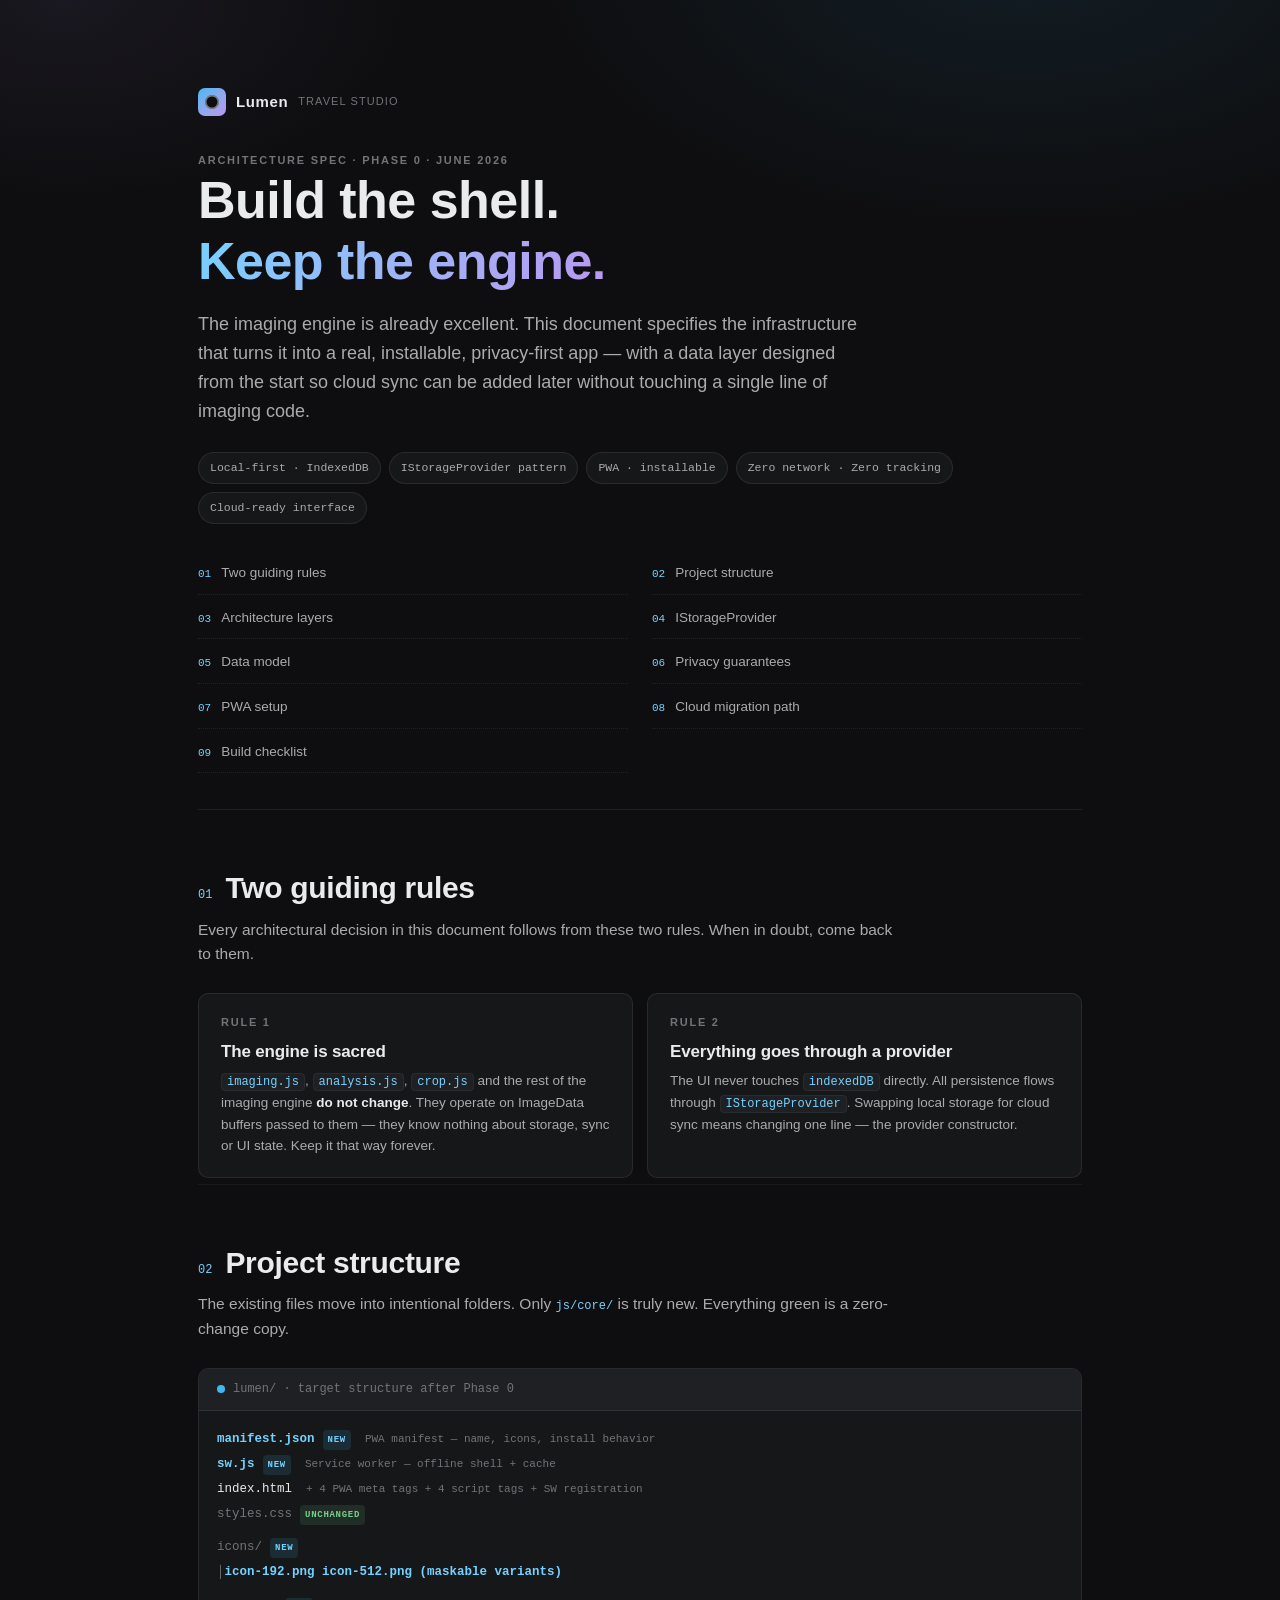
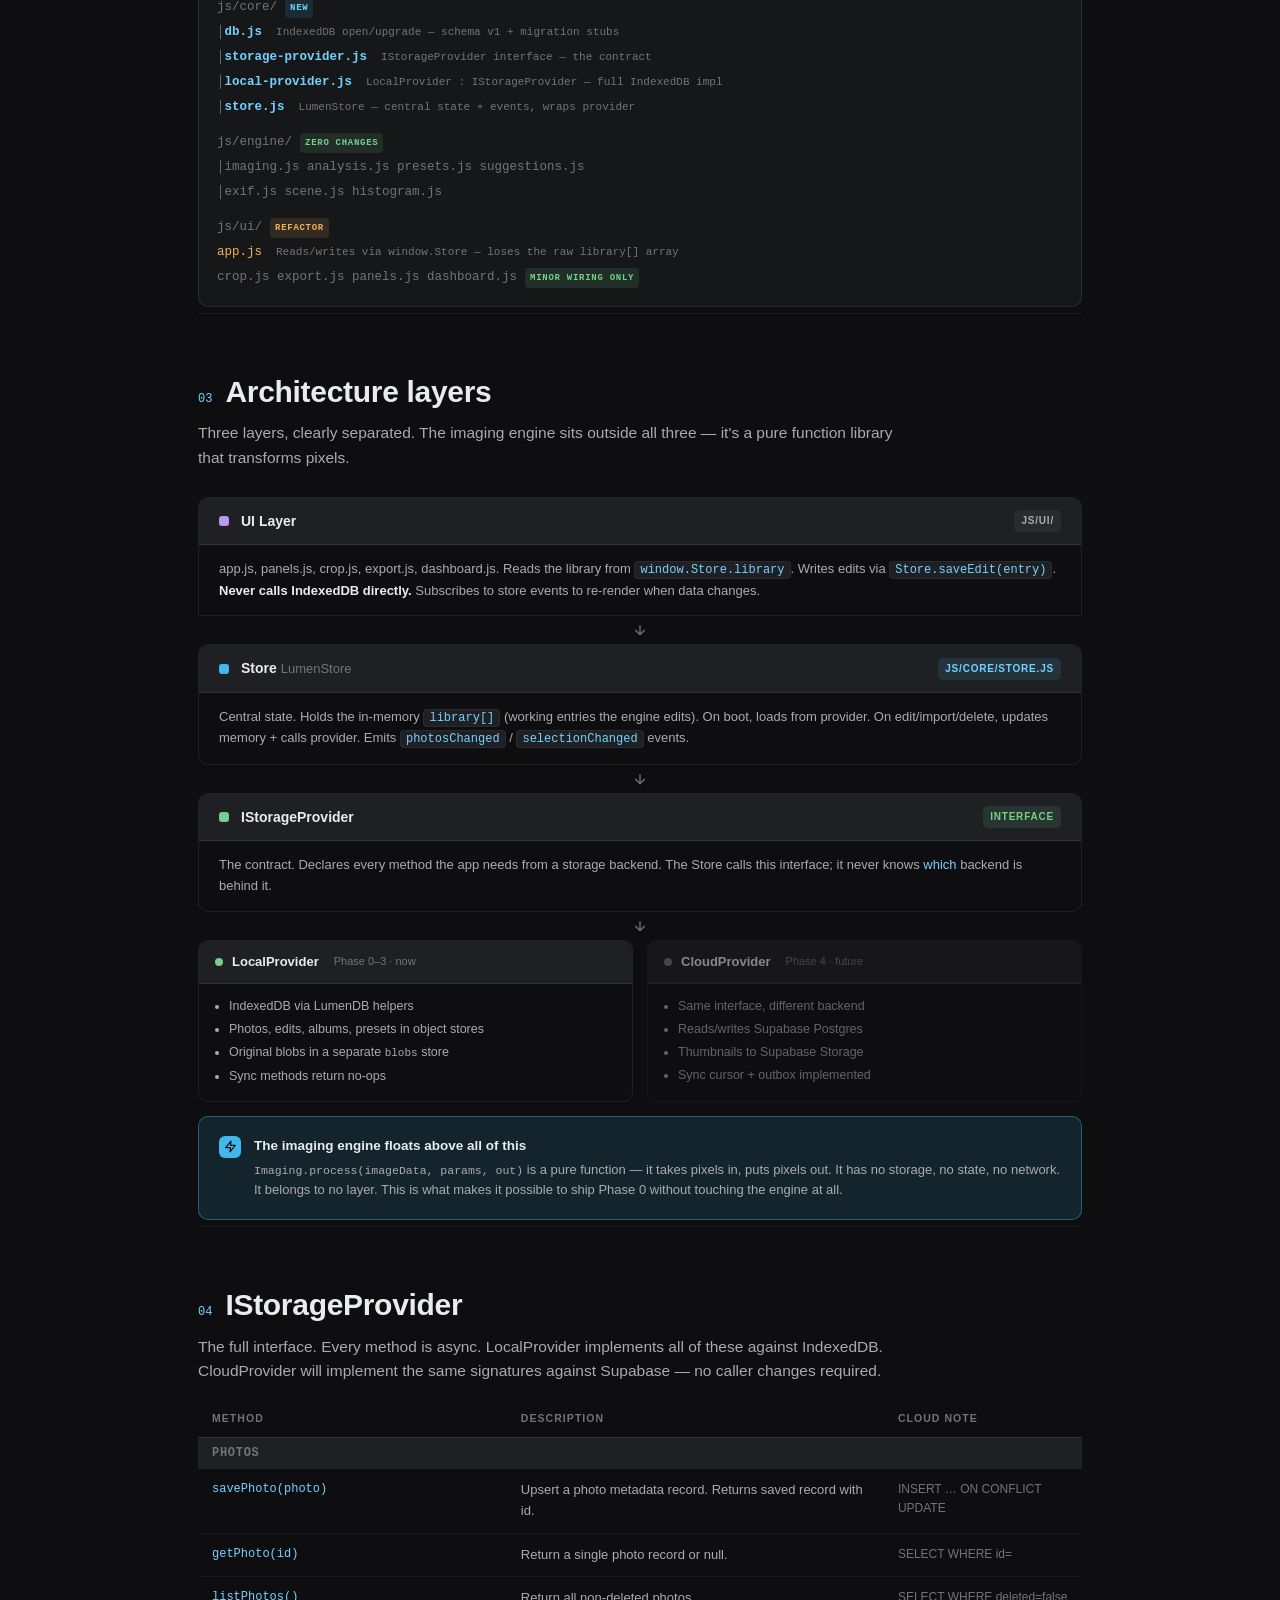
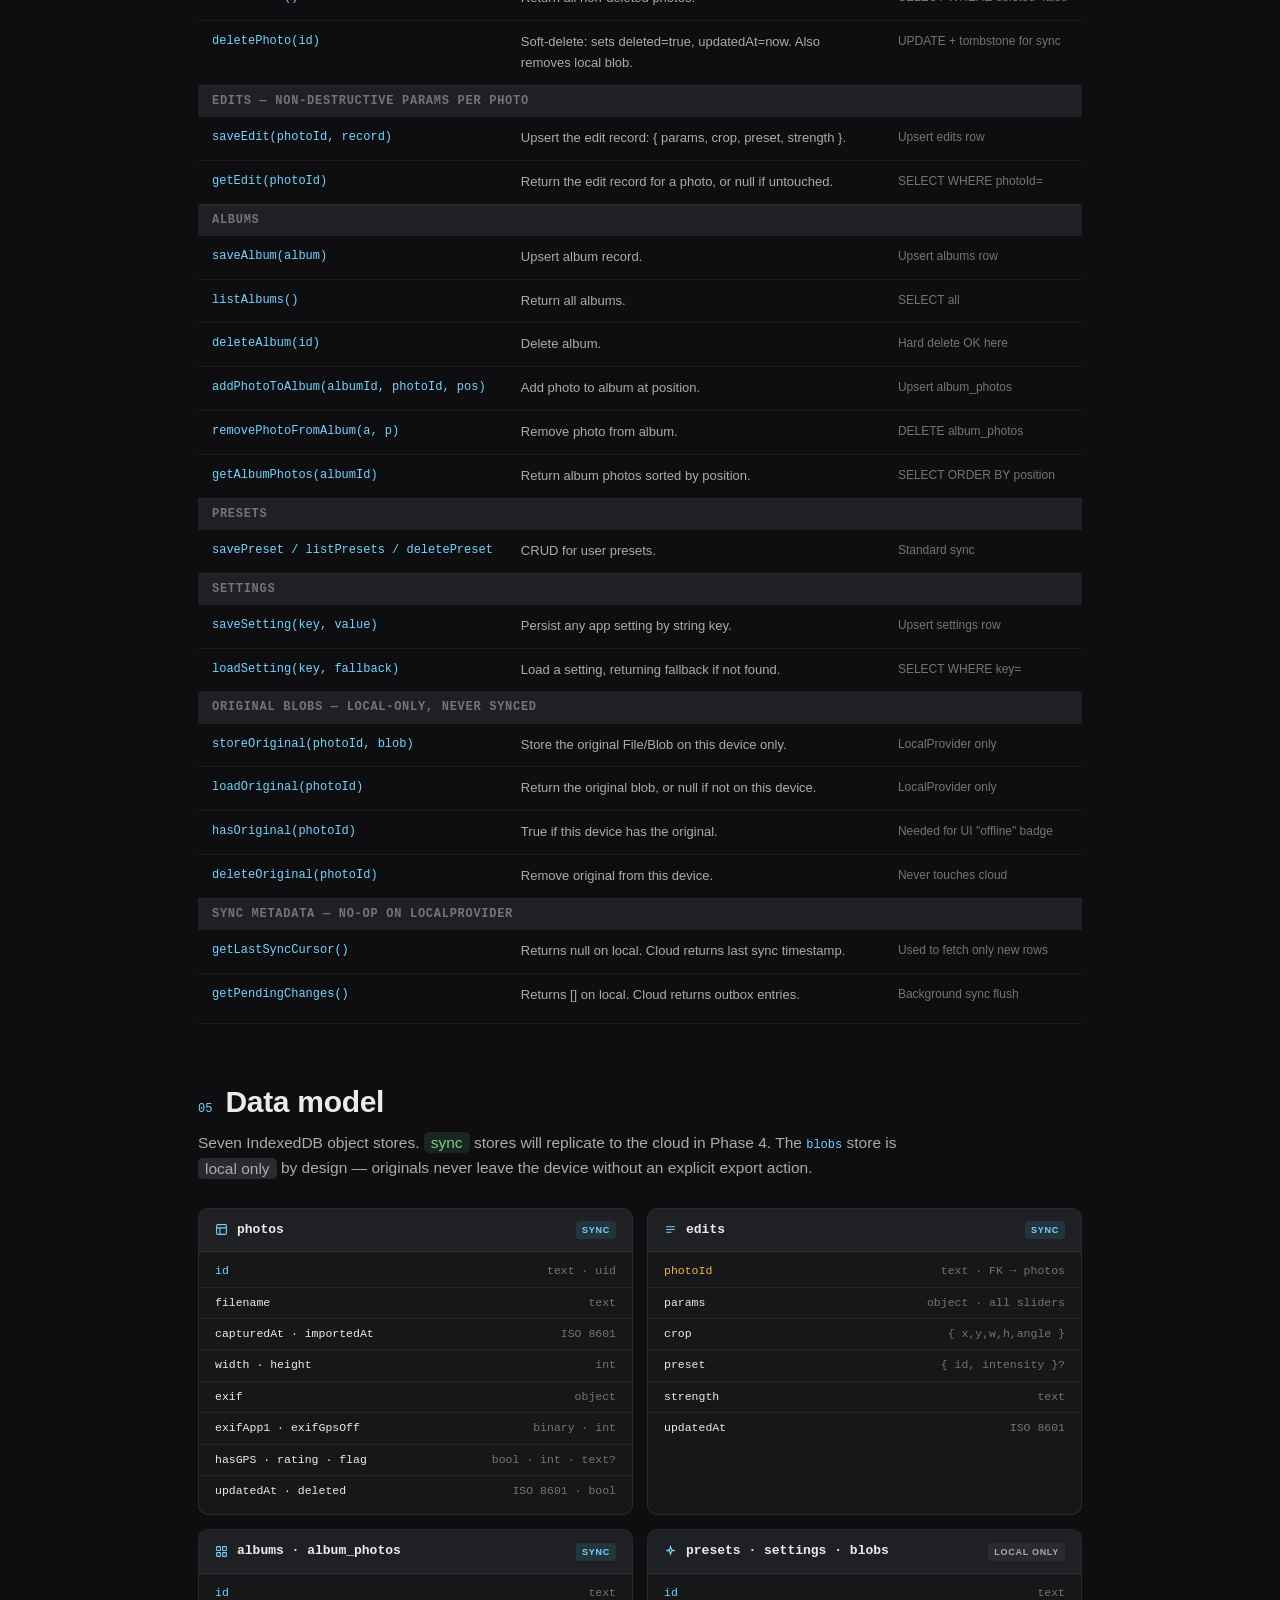
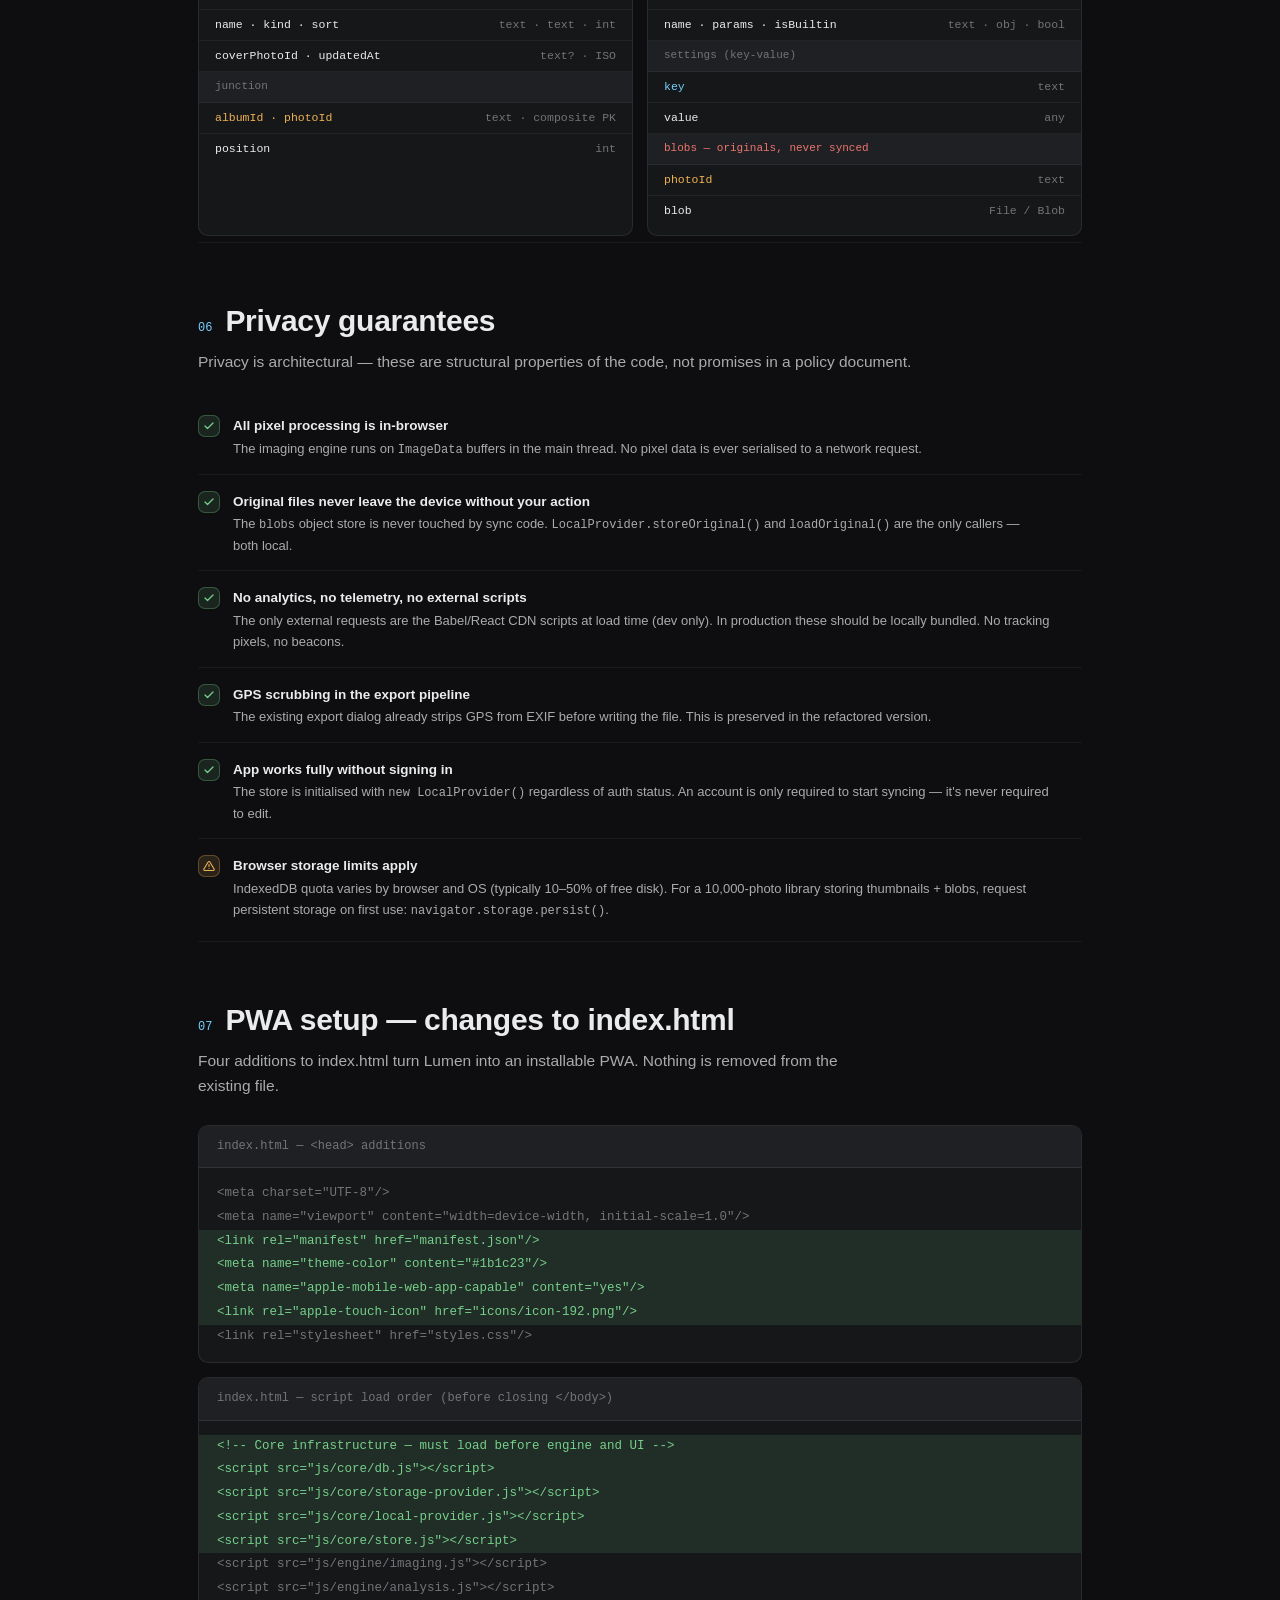
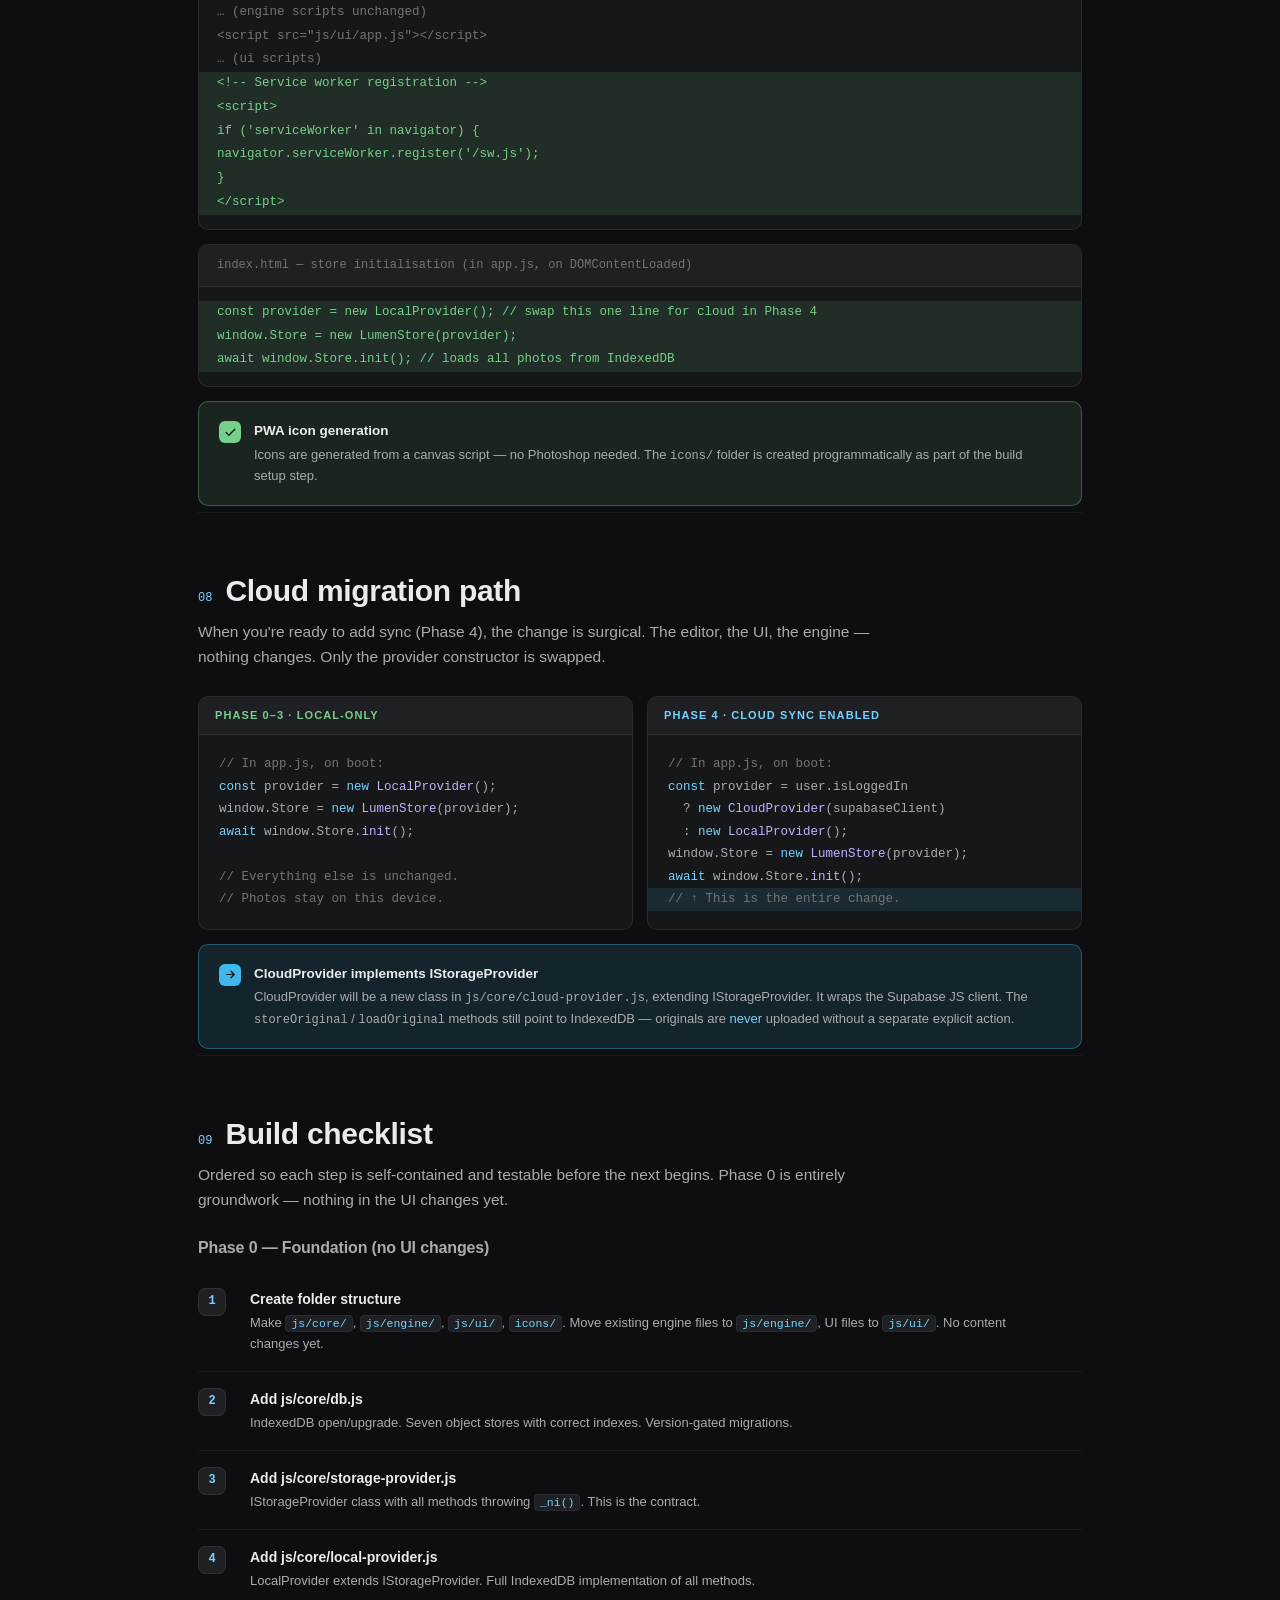
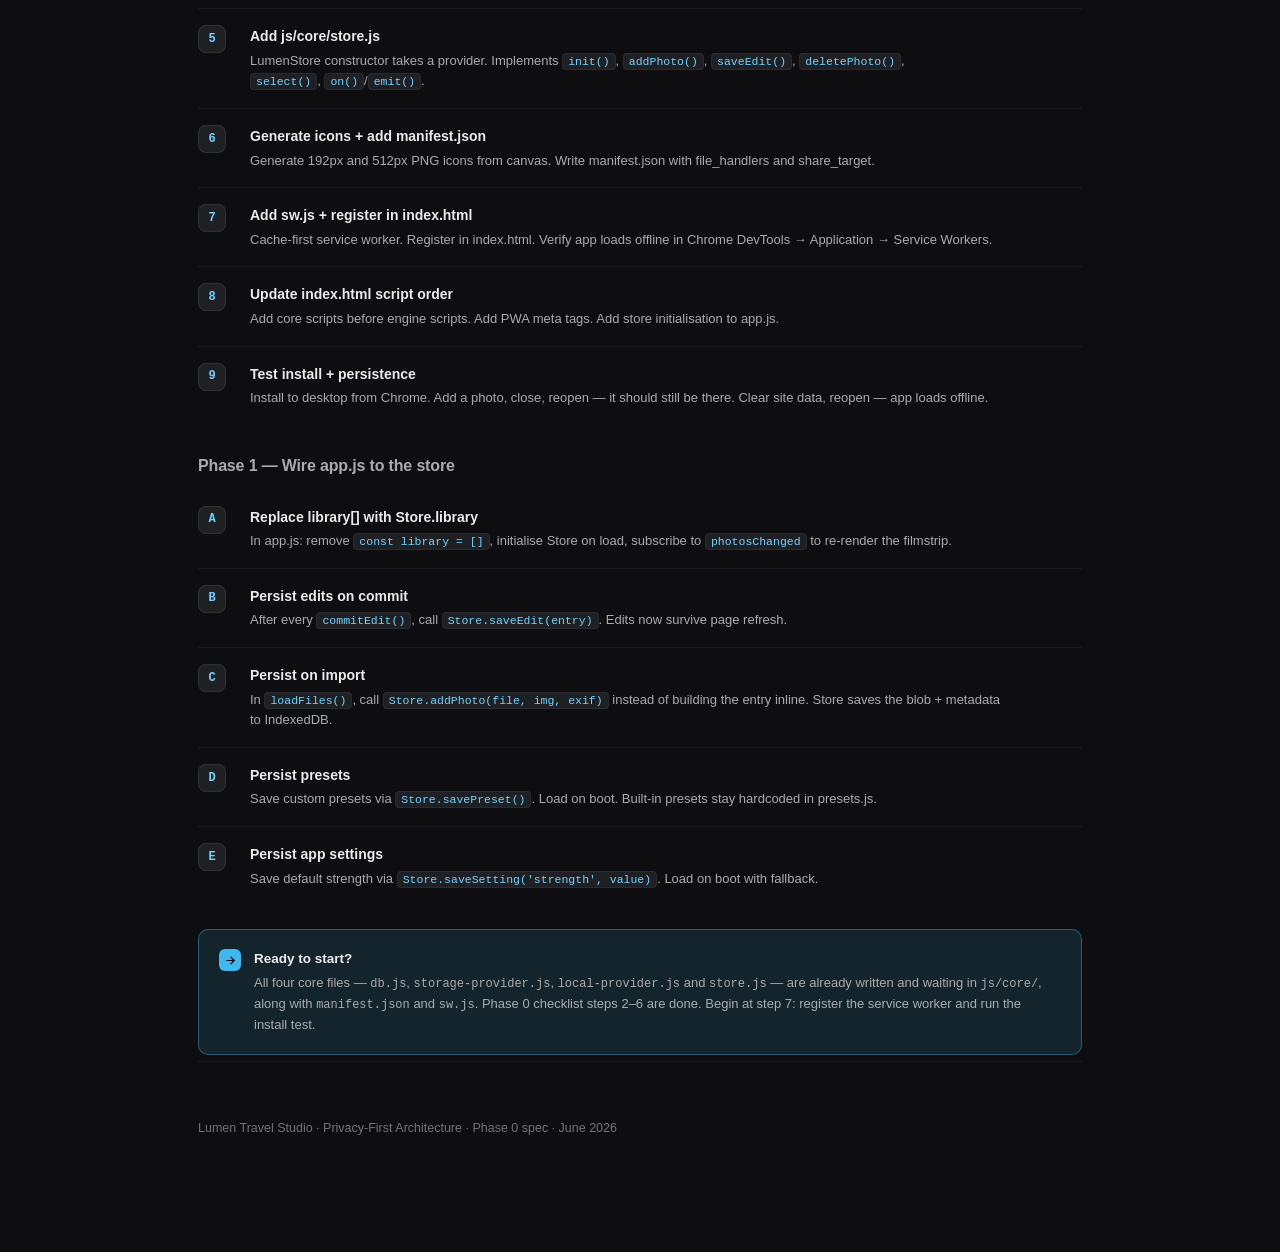
<file: Lumen Architecture.html>
<!DOCTYPE html>
<html lang="en">
<head>
<meta charset="UTF-8"/>
<meta name="viewport" content="width=device-width, initial-scale=1.0"/>
<title>Lumen — Privacy-First Architecture</title>
<style>
:root {
  --accent:      oklch(0.74 0.13 232);
  --accent-2:    oklch(0.74 0.13 300);
  --accent-soft: oklch(0.74 0.13 232 / 0.13);
  --accent-line: oklch(0.74 0.13 232 / 0.38);
  --accent-text: oklch(0.82 0.11 232);
  --bg-0: oklch(0.165 0.004 270);
  --bg-1: oklch(0.205 0.004 270);
  --bg-2: oklch(0.245 0.005 270);
  --bg-3: oklch(0.29  0.006 270);
  --line:   oklch(1 0 0 / 0.08);
  --line-2: oklch(1 0 0 / 0.05);
  --text:   oklch(0.94 0.003 270);
  --text-2: oklch(0.74 0.004 270);
  --text-3: oklch(0.56 0.004 270);
  --ok:     oklch(0.78 0.13 150);
  --ok-soft:   oklch(0.78 0.13 150 / 0.12);
  --warn:      oklch(0.80 0.13 75);
  --warn-soft: oklch(0.80 0.13 75 / 0.12);
  --bad:       oklch(0.70 0.15 25);
  --mono: ui-monospace,"SF Mono","JetBrains Mono",Menlo,monospace;
  --sans: "Helvetica Neue",Helvetica,system-ui,-apple-system,Arial,sans-serif;
  --radius: 10px;
}
*{ box-sizing:border-box; margin:0; padding:0; }
html{ scroll-behavior:smooth; }
body{
  font-family:var(--sans);
  background:
    radial-gradient(900px 500px at 80% -5%, oklch(0.74 0.13 232 / 0.09), transparent 55%),
    radial-gradient(700px 400px at 5%  0%,  oklch(0.74 0.13 300 / 0.07), transparent 50%),
    var(--bg-0);
  background-attachment:fixed;
  color:var(--text);
  -webkit-font-smoothing:antialiased;
  line-height:1.6;
}
.wrap{ max-width:940px; margin:0 auto; padding:0 28px 120px; }

/* type */
.kicker{ font-size:11px; letter-spacing:.16em; text-transform:uppercase; color:var(--text-3); font-weight:600; }
h1,h2,h3{ letter-spacing:-.01em; line-height:1.18; }
p{ color:var(--text-2); text-wrap:pretty; }
strong{ color:var(--text); font-weight:600; }
em{ color:var(--accent-text); font-style:normal; }
a{ color:var(--accent-text); border-bottom:1px solid var(--accent-line); text-decoration:none; }

/* hero */
.hero{ padding:88px 0 36px; border-bottom:1px solid var(--line); }
.brand{ display:flex; align-items:center; gap:10px; margin-bottom:36px; }
.brand .mark{ width:28px; height:28px; border-radius:7px; background:linear-gradient(140deg,var(--accent),var(--accent-2)); position:relative; flex:none; }
.brand .mark::after{ content:""; position:absolute; inset:7px; border-radius:50%; background:var(--bg-0); box-shadow:0 0 0 1.5px oklch(1 0 0 / .45) inset; }
.brand b{ font-size:15px; font-weight:600; letter-spacing:.04em; }
.brand span{ color:var(--text-3); font-size:11px; letter-spacing:.1em; text-transform:uppercase; }
.hero h1{ font-size:clamp(30px,5vw,52px); font-weight:600; margin-bottom:18px; }
.hero h1 .g{ background:linear-gradient(120deg,var(--accent-text),var(--accent-2)); -webkit-background-clip:text; background-clip:text; -webkit-text-fill-color:transparent; }
.hero p{ font-size:clamp(15px,2vw,18px); max-width:660px; }
.hero .pills{ display:flex; flex-wrap:wrap; gap:8px; margin-top:26px; }
.pill{ font-size:11.5px; font-family:var(--mono); color:var(--text-2); background:var(--bg-1); border:1px solid var(--line); padding:6px 11px; border-radius:999px; }
.toc{ display:grid; grid-template-columns:repeat(2,1fr); gap:2px 24px; margin-top:28px; }
@media(max-width:600px){ .toc{ grid-template-columns:1fr; } }
.toc a{ display:flex; align-items:baseline; gap:10px; padding:10px 0; border-bottom:1px dotted var(--line); color:var(--text-2); font-size:13.5px; }
.toc a .tn{ font-family:var(--mono); font-size:11px; color:var(--accent-text); }

/* section frame */
section.block{ padding:60px 0 6px; border-bottom:1px solid var(--line-2); }
.sec-h{ display:flex; align-items:baseline; gap:13px; margin-bottom:6px; }
.sec-h h2{ font-size:clamp(22px,3vw,30px); font-weight:600; }
.sec-n{ font-family:var(--mono); font-size:12px; color:var(--accent-text); }
.sec-p{ font-size:15.5px; color:var(--text-2); max-width:720px; margin:12px 0 26px; }

/* card / grid */
.card{ background:var(--bg-1); border:1px solid var(--line); border-radius:var(--radius); padding:20px 22px; }
.grid{ display:grid; gap:14px; }
.g2{ grid-template-columns:1fr 1fr; }
.g3{ grid-template-columns:repeat(3,1fr); }
@media(max-width:720px){ .g2,.g3{ grid-template-columns:1fr; } }

/* callout */
.callout{ border-radius:var(--radius); padding:18px 20px; border:1px solid; display:flex; gap:13px; align-items:flex-start; }
.callout .ic{ width:22px; height:22px; flex:none; border-radius:6px; display:grid; place-items:center; margin-top:1px; }
.callout .ic svg{ width:13px; height:13px; }
.callout h4{ font-size:13.5px; font-weight:600; margin-bottom:3px; }
.callout p{ font-size:13px; margin:0; }
.callout.key{ background:var(--accent-soft); border-color:var(--accent-line); }
.callout.key .ic{ background:var(--accent); color:var(--bg-0); }
.callout.ok{ background:var(--ok-soft); border-color:oklch(.78 .13 150 / .35); }
.callout.ok .ic{ background:var(--ok); color:var(--bg-0); }
.callout.warn{ background:var(--warn-soft); border-color:oklch(.80 .13 75 / .35); }
.callout.warn .ic{ background:var(--warn); color:var(--bg-0); }

/* file tree */
.tree{ background:var(--bg-1); border:1px solid var(--line); border-radius:var(--radius); overflow:hidden; }
.tree-head{ background:var(--bg-2); padding:11px 18px; font-family:var(--mono); font-size:12px; color:var(--text-3); border-bottom:1px solid var(--line); display:flex; gap:8px; align-items:center; }
.tree-head::before{ content:""; display:inline-block; width:8px; height:8px; border-radius:50%; background:var(--accent); }
.tree-body{ padding:16px 18px; font-family:var(--mono); font-size:12.5px; line-height:2; }
.tr{ display:flex; align-items:baseline; gap:0; white-space:nowrap; }
.tr .indent{ color:var(--text-3); user-select:none; }
.tr .name{ color:var(--text); }
.tr .name.new{ color:var(--accent-text); font-weight:600; }
.tr .name.moved{ color:var(--warn); }
.tr .name.unchanged{ color:var(--text-3); }
.tr .note{ color:var(--text-3); font-size:11px; margin-left:14px; flex:1; }
.tr .badge{ font-size:9px; letter-spacing:.08em; text-transform:uppercase; font-weight:700; padding:1px 5px; border-radius:4px; margin-left:8px; vertical-align:middle; }
.badge-new{ background:var(--accent-soft); color:var(--accent-text); }
.badge-keep{ background:var(--ok-soft); color:var(--ok); }
.badge-move{ background:oklch(.80 .13 75 / .13); color:var(--warn); }

/* layer diagram */
.layers{ display:flex; flex-direction:column; gap:0; }
.layer-box{ border:1px solid var(--line); border-radius:var(--radius); overflow:hidden; }
.layer-box + .layer-box{ border-top:none; border-radius:0; }
.layer-box:last-child{ border-radius:0 0 var(--radius) var(--radius); }
.layer-box:first-child{ border-radius:var(--radius) var(--radius) 0 0; }
.lh{ background:var(--bg-2); padding:12px 20px; display:flex; align-items:center; gap:12px; border-bottom:1px solid var(--line); }
.lh .dot{ width:10px; height:10px; border-radius:3px; flex:none; }
.lh h4{ font-size:14px; font-weight:600; }
.lh .tag{ margin-left:auto; font-size:10px; letter-spacing:.08em; text-transform:uppercase; font-weight:600; padding:3px 7px; border-radius:5px; font-family:var(--sans); }
.lb{ padding:14px 20px; font-size:13px; color:var(--text-2); }
.lb code{ font-family:var(--mono); font-size:12px; color:var(--accent-text); background:var(--bg-2); padding:1px 5px; border-radius:4px; border:1px solid var(--line-2); }
.arrow{ display:grid; place-items:center; padding:6px 0; color:var(--text-3); }
.arrow svg{ width:16px; height:16px; }

/* branch — shows the two providers side by side */
.branch{ display:grid; grid-template-columns:1fr 1fr; gap:14px; }
@media(max-width:680px){ .branch{ grid-template-columns:1fr; } }
.branch-box{ border:1px solid var(--line); border-radius:var(--radius); overflow:hidden; }
.branch-box .bh{ padding:11px 16px; font-size:13px; font-weight:600; background:var(--bg-2); border-bottom:1px solid var(--line); display:flex; align-items:center; gap:9px; }
.branch-box .bb{ padding:12px 16px; font-size:12.5px; color:var(--text-2); }
.branch-box .bb li{ margin-left:14px; margin-bottom:3px; }

/* method table */
.mtable{ width:100%; border-collapse:collapse; font-size:13px; }
.mtable th{ text-align:left; font-size:10.5px; letter-spacing:.1em; text-transform:uppercase; color:var(--text-3); font-weight:600; padding:0 14px 10px; border-bottom:1px solid var(--line); }
.mtable td{ padding:11px 14px; border-bottom:1px solid var(--line-2); color:var(--text-2); vertical-align:top; }
.mtable tr:last-child td{ border-bottom:none; }
.mtable td:first-child{ font-family:var(--mono); font-size:12px; color:var(--accent-text); white-space:nowrap; }
.mtable td:last-child{ color:var(--text-3); font-size:12px; }
.mtable .g{ color:var(--text-3); font-size:10px; letter-spacing:.06em; text-transform:uppercase; background:var(--bg-2); font-weight:600; padding:6px 14px; }
.mtable .g td{ border:none; color:var(--text-3); }

/* data model */
.schema{ display:grid; grid-template-columns:1fr 1fr; gap:14px; }
@media(max-width:680px){ .schema{ grid-template-columns:1fr; } }
.sc{ background:var(--bg-1); border:1px solid var(--line); border-radius:var(--radius); overflow:hidden; }
.sc-head{ background:var(--bg-2); padding:11px 16px; border-bottom:1px solid var(--line); display:flex; align-items:center; gap:9px; }
.sc-head h4{ font-family:var(--mono); font-size:13px; font-weight:600; }
.sc-head svg{ width:13px; height:13px; color:var(--accent-text); }
.sc-head .badge-store{ margin-left:auto; font-size:9px; letter-spacing:.08em; text-transform:uppercase; font-weight:700; padding:2px 6px; border-radius:4px; }
.store-local{ background:var(--bg-3); color:var(--text-2); }
.store-sync{ background:var(--accent-soft); color:var(--accent-text); }
.sc-body{ padding:4px 0 8px; }
.field{ display:grid; grid-template-columns:1fr auto; gap:10px; padding:6px 16px; font-family:var(--mono); font-size:11.5px; border-bottom:1px solid var(--line-2); }
.field:last-child{ border-bottom:none; }
.field .fn{ color:var(--text); }
.field .fn.pk{ color:var(--accent-text); }
.field .fn.fk{ color:var(--warn); }
.field .ft{ color:var(--text-3); }

/* code block */
pre{ background:var(--bg-1); border:1px solid var(--line); border-radius:var(--radius); padding:18px 20px; overflow-x:auto; font-family:var(--mono); font-size:12.5px; line-height:1.8; color:var(--text-2); }
pre .cm{ color:var(--text-3); }
pre .kw{ color:var(--accent-text); }
pre .str{ color:var(--ok); }
pre .fn{ color:oklch(.80 .11 290); }
pre .hl{ background:oklch(.74 .13 232 / .12); display:block; margin:0 -20px; padding:0 20px; }

/* privacy checklist */
.checks{ display:flex; flex-direction:column; gap:2px; }
.chk{ display:flex; align-items:flex-start; gap:13px; padding:14px 0; border-bottom:1px solid var(--line-2); }
.chk:last-child{ border-bottom:none; }
.chk .ci{ width:22px; height:22px; border-radius:7px; flex:none; display:grid; place-items:center; }
.chk .ci svg{ width:12px; height:12px; }
.chk.priv .ci{ background:var(--ok-soft); color:var(--ok); border:1px solid oklch(.78 .13 150 / .3); }
.chk.warn .ci{ background:var(--warn-soft); color:var(--warn); border:1px solid oklch(.80 .13 75 / .3); }
.chk h4{ font-size:13.5px; font-weight:600; margin-bottom:2px; }
.chk p{ font-size:13px; margin:0; }

/* diff block */
.diff{ background:var(--bg-1); border:1px solid var(--line); border-radius:var(--radius); overflow:hidden; }
.diff-head{ background:var(--bg-2); padding:11px 18px; font-family:var(--mono); font-size:12px; color:var(--text-3); border-bottom:1px solid var(--line); }
.diff-body{ padding:14px 18px; font-family:var(--mono); font-size:12.5px; line-height:1.9; }
.dl{ display:block; color:var(--text-3); }
.dl.add{ color:var(--ok); background:var(--ok-soft); margin:0 -18px; padding:0 18px; }
.dl.note{ color:var(--text-3); font-style:italic; font-size:11px; margin-top:4px; }

/* swap demo */
.swap{ display:grid; grid-template-columns:1fr 1fr; gap:14px; }
@media(max-width:680px){ .swap{ grid-template-columns:1fr; } }
.swap-box{ background:var(--bg-1); border:1px solid var(--line); border-radius:var(--radius); overflow:hidden; }
.swap-box .sh{ padding:10px 16px; font-size:11px; letter-spacing:.1em; text-transform:uppercase; font-weight:600; background:var(--bg-2); border-bottom:1px solid var(--line); }
.swap-box pre{ border:none; border-radius:0; margin:0; }

/* steps */
.steps{ display:flex; flex-direction:column; gap:0; }
.step{ display:grid; grid-template-columns:36px 1fr; gap:16px; padding:16px 0; border-bottom:1px solid var(--line-2); }
.step:last-child{ border-bottom:none; }
.step .n{ width:28px; height:28px; border-radius:8px; background:var(--bg-2); border:1px solid var(--line); display:grid; place-items:center; font-family:var(--mono); font-size:12px; color:var(--accent-text); font-weight:600; }
.step h4{ font-size:14px; font-weight:600; margin-bottom:3px; }
.step p{ font-size:13px; margin:0; }
.step code{ font-family:var(--mono); font-size:11.5px; color:var(--accent-text); background:var(--bg-2); padding:1px 5px; border-radius:4px; border:1px solid var(--line-2); }

footer{ padding:56px 0 0; color:var(--text-3); font-size:12.5px; }
</style>
</head>
<body>
<div class="wrap">

<!-- HERO -->
<header class="hero">
  <div class="brand"><div class="mark"></div><b>Lumen</b><span>Travel Studio</span></div>
  <div class="kicker">Architecture Spec · Phase 0 · June 2026</div>
  <h1>Build the shell.<br><span class="g">Keep the engine.</span></h1>
  <p>The imaging engine is already excellent. This document specifies the infrastructure that turns it into a real, installable, privacy-first app — with a data layer designed from the start so cloud sync can be added later without touching a single line of imaging code.</p>
  <div class="pills">
    <span class="pill">Local-first · IndexedDB</span>
    <span class="pill">IStorageProvider pattern</span>
    <span class="pill">PWA · installable</span>
    <span class="pill">Zero network · Zero tracking</span>
    <span class="pill">Cloud-ready interface</span>
  </div>
  <nav class="toc">
    <a href="#principles"><span class="tn">01</span> Two guiding rules</a>
    <a href="#structure"><span class="tn">02</span> Project structure</a>
    <a href="#layers"><span class="tn">03</span> Architecture layers</a>
    <a href="#interface"><span class="tn">04</span> IStorageProvider</a>
    <a href="#model"><span class="tn">05</span> Data model</a>
    <a href="#privacy"><span class="tn">06</span> Privacy guarantees</a>
    <a href="#pwa"><span class="tn">07</span> PWA setup</a>
    <a href="#cloud"><span class="tn">08</span> Cloud migration path</a>
    <a href="#checklist"><span class="tn">09</span> Build checklist</a>
  </nav>
</header>

<!-- 01 PRINCIPLES -->
<section class="block" id="principles">
  <div class="sec-h"><span class="sec-n">01</span><h2>Two guiding rules</h2></div>
  <p class="sec-p">Every architectural decision in this document follows from these two rules. When in doubt, come back to them.</p>
  <div class="grid g2">
    <div class="card">
      <div class="kicker" style="margin-bottom:10px;">Rule 1</div>
      <h3 style="font-size:17px;margin-bottom:8px;">The engine is sacred</h3>
      <p style="font-size:13.5px;"><code style="font-family:var(--mono);font-size:12px;color:var(--accent-text);background:var(--bg-2);padding:1px 5px;border-radius:4px;border:1px solid var(--line-2)">imaging.js</code>, <code style="font-family:var(--mono);font-size:12px;color:var(--accent-text);background:var(--bg-2);padding:1px 5px;border-radius:4px;border:1px solid var(--line-2)">analysis.js</code>, <code style="font-family:var(--mono);font-size:12px;color:var(--accent-text);background:var(--bg-2);padding:1px 5px;border-radius:4px;border:1px solid var(--line-2)">crop.js</code> and the rest of the imaging engine <strong>do not change</strong>. They operate on ImageData buffers passed to them — they know nothing about storage, sync or UI state. Keep it that way forever.</p>
    </div>
    <div class="card">
      <div class="kicker" style="margin-bottom:10px;">Rule 2</div>
      <h3 style="font-size:17px;margin-bottom:8px;">Everything goes through a provider</h3>
      <p style="font-size:13.5px;">The UI never touches <code style="font-family:var(--mono);font-size:12px;color:var(--accent-text);background:var(--bg-2);padding:1px 5px;border-radius:4px;border:1px solid var(--line-2)">indexedDB</code> directly. All persistence flows through <code style="font-family:var(--mono);font-size:12px;color:var(--accent-text);background:var(--bg-2);padding:1px 5px;border-radius:4px;border:1px solid var(--line-2)">IStorageProvider</code>. Swapping local storage for cloud sync means changing one line — the provider constructor.</p>
    </div>
  </div>
</section>

<!-- 02 STRUCTURE -->
<section class="block" id="structure">
  <div class="sec-h"><span class="sec-n">02</span><h2>Project structure</h2></div>
  <p class="sec-p">The existing files move into intentional folders. Only <code style="font-family:var(--mono);font-size:12px;color:var(--accent-text)">js/core/</code> is truly new. Everything green is a zero-change copy.</p>
  <div class="tree">
    <div class="tree-head">lumen/  ·  target structure after Phase 0</div>
    <div class="tree-body">
      <div class="tr"><span class="name new">manifest.json</span><span class="badge badge-new">new</span><span class="note">PWA manifest — name, icons, install behavior</span></div>
      <div class="tr"><span class="name new">sw.js</span><span class="badge badge-new">new</span><span class="note">Service worker — offline shell + cache</span></div>
      <div class="tr"><span class="name">index.html</span><span class="note">+ 4 PWA meta tags + 4 script tags + SW registration</span></div>
      <div class="tr"><span class="name unchanged">styles.css</span><span class="badge badge-keep">unchanged</span></div>
      <div class="tr" style="margin-top:8px;"><span class="indent">icons/</span><span class="badge badge-new">new</span></div>
      <div class="tr"><span class="indent">│   </span><span class="name new">icon-192.png  icon-512.png  (maskable variants)</span></div>

      <div class="tr" style="margin-top:10px;"><span class="indent">js/core/</span><span class="badge badge-new">new</span></div>
      <div class="tr"><span class="indent">│   </span><span class="name new">db.js</span><span class="note">IndexedDB open/upgrade — schema v1 + migration stubs</span></div>
      <div class="tr"><span class="indent">│   </span><span class="name new">storage-provider.js</span><span class="note">IStorageProvider interface — the contract</span></div>
      <div class="tr"><span class="indent">│   </span><span class="name new">local-provider.js</span><span class="note">LocalProvider : IStorageProvider — full IndexedDB impl</span></div>
      <div class="tr"><span class="indent">│   </span><span class="name new">store.js</span><span class="note">LumenStore — central state + events, wraps provider</span></div>

      <div class="tr" style="margin-top:10px;"><span class="indent">js/engine/</span><span class="badge badge-keep">zero changes</span></div>
      <div class="tr"><span class="indent">│   </span><span class="name unchanged">imaging.js  analysis.js  presets.js  suggestions.js</span></div>
      <div class="tr"><span class="indent">│   </span><span class="name unchanged">exif.js  scene.js  histogram.js</span></div>

      <div class="tr" style="margin-top:10px;"><span class="indent">js/ui/</span><span class="badge badge-move">refactor</span></div>
      <div class="tr"><span class="indent">    </span><span class="name moved">app.js</span><span class="note">Reads/writes via window.Store — loses the raw library[] array</span></div>
      <div class="tr"><span class="indent">    </span><span class="name unchanged">crop.js  export.js  panels.js  dashboard.js</span><span class="badge badge-keep">minor wiring only</span></div>
    </div>
  </div>
</section>

<!-- 03 LAYERS -->
<section class="block" id="layers">
  <div class="sec-h"><span class="sec-n">03</span><h2>Architecture layers</h2></div>
  <p class="sec-p">Three layers, clearly separated. The imaging engine sits outside all three — it's a pure function library that transforms pixels.</p>
  <div class="layers">
    <div class="layer-box">
      <div class="lh"><span class="dot" style="background:var(--accent-2);"></span><h4>UI Layer</h4><span class="tag" style="background:var(--bg-3);color:var(--text-2);">js/ui/</span></div>
      <div class="lb">app.js, panels.js, crop.js, export.js, dashboard.js. Reads the library from <code>window.Store.library</code>. Writes edits via <code>Store.saveEdit(entry)</code>. <strong>Never calls IndexedDB directly.</strong> Subscribes to store events to re-render when data changes.</div>
    </div>
    <div class="arrow"><svg viewBox="0 0 24 24" fill="none" stroke="currentColor" stroke-width="2"><path d="M12 5v14M19 12l-7 7-7-7"/></svg></div>
    <div class="layer-box">
      <div class="lh"><span class="dot" style="background:var(--accent);"></span><h4>Store  <span style="font-weight:400;color:var(--text-3);font-size:13px;">LumenStore</span></h4><span class="tag" style="background:var(--accent-soft);color:var(--accent-text);">js/core/store.js</span></div>
      <div class="lb">Central state. Holds the in-memory <code>library[]</code> (working entries the engine edits). On boot, loads from provider. On edit/import/delete, updates memory + calls provider. Emits <code>photosChanged</code> / <code>selectionChanged</code> events.</div>
    </div>
    <div class="arrow"><svg viewBox="0 0 24 24" fill="none" stroke="currentColor" stroke-width="2"><path d="M12 5v14M19 12l-7 7-7-7"/></svg></div>
    <div class="layer-box">
      <div class="lh"><span class="dot" style="background:var(--ok);"></span><h4>IStorageProvider</h4><span class="tag" style="background:var(--ok-soft);color:var(--ok);">interface</span></div>
      <div class="lb">The contract. Declares every method the app needs from a storage backend. The Store calls this interface; it never knows <em>which</em> backend is behind it.</div>
    </div>
    <div class="arrow"><svg viewBox="0 0 24 24" fill="none" stroke="currentColor" stroke-width="2"><path d="M12 5v14M19 12l-7 7-7-7"/></svg></div>
  </div>
  <div class="branch" style="margin-top:0;">
    <div class="branch-box">
      <div class="bh"><span style="width:8px;height:8px;border-radius:50%;background:var(--ok);flex:none;display:inline-block;"></span>LocalProvider <span style="font-size:11px;color:var(--text-3);margin-left:6px;font-weight:400;">Phase 0–3 · now</span></div>
      <div class="bb"><ul>
        <li>IndexedDB via LumenDB helpers</li>
        <li>Photos, edits, albums, presets in object stores</li>
        <li>Original blobs in a separate <code style="font-family:var(--mono);font-size:11px;">blobs</code> store</li>
        <li>Sync methods return no-ops</li>
      </ul></div>
    </div>
    <div class="branch-box" style="opacity:.55;">
      <div class="bh"><span style="width:8px;height:8px;border-radius:50%;background:var(--text-3);flex:none;display:inline-block;"></span>CloudProvider <span style="font-size:11px;color:var(--text-3);margin-left:6px;font-weight:400;">Phase 4 · future</span></div>
      <div class="bb"><ul>
        <li>Same interface, different backend</li>
        <li>Reads/writes Supabase Postgres</li>
        <li>Thumbnails to Supabase Storage</li>
        <li>Sync cursor + outbox implemented</li>
      </ul></div>
    </div>
  </div>
  <div class="callout key" style="margin-top:14px;">
    <div class="ic"><svg viewBox="0 0 24 24" fill="none" stroke="currentColor" stroke-width="2.2" stroke-linecap="round" stroke-linejoin="round"><path d="M13 2 3 14h9l-1 8 10-12h-9l1-8Z"/></svg></div>
    <div><h4>The imaging engine floats above all of this</h4><p><code style="font-family:var(--mono);font-size:11.5px;">Imaging.process(imageData, params, out)</code> is a pure function — it takes pixels in, puts pixels out. It has no storage, no state, no network. It belongs to no layer. This is what makes it possible to ship Phase 0 without touching the engine at all.</p></div>
  </div>
</section>

<!-- 04 INTERFACE -->
<section class="block" id="interface">
  <div class="sec-h"><span class="sec-n">04</span><h2>IStorageProvider</h2></div>
  <p class="sec-p">The full interface. Every method is async. LocalProvider implements all of these against IndexedDB. CloudProvider will implement the same signatures against Supabase — no caller changes required.</p>
  <table class="mtable">
    <thead><tr><th>Method</th><th>Description</th><th>Cloud note</th></tr></thead>
    <tbody>
      <tr class="g"><td colspan="3" class="g">Photos</td></tr>
      <tr><td>savePhoto(photo)</td><td>Upsert a photo metadata record. Returns saved record with id.</td><td>INSERT … ON CONFLICT UPDATE</td></tr>
      <tr><td>getPhoto(id)</td><td>Return a single photo record or null.</td><td>SELECT WHERE id=</td></tr>
      <tr><td>listPhotos()</td><td>Return all non-deleted photos.</td><td>SELECT WHERE deleted=false</td></tr>
      <tr><td>deletePhoto(id)</td><td>Soft-delete: sets deleted=true, updatedAt=now. Also removes local blob.</td><td>UPDATE + tombstone for sync</td></tr>
      <tr class="g"><td colspan="3" class="g">Edits — non-destructive params per photo</td></tr>
      <tr><td>saveEdit(photoId, record)</td><td>Upsert the edit record: { params, crop, preset, strength }.</td><td>Upsert edits row</td></tr>
      <tr><td>getEdit(photoId)</td><td>Return the edit record for a photo, or null if untouched.</td><td>SELECT WHERE photoId=</td></tr>
      <tr class="g"><td colspan="3" class="g">Albums</td></tr>
      <tr><td>saveAlbum(album)</td><td>Upsert album record.</td><td>Upsert albums row</td></tr>
      <tr><td>listAlbums()</td><td>Return all albums.</td><td>SELECT all</td></tr>
      <tr><td>deleteAlbum(id)</td><td>Delete album.</td><td>Hard delete OK here</td></tr>
      <tr><td>addPhotoToAlbum(albumId, photoId, pos)</td><td>Add photo to album at position.</td><td>Upsert album_photos</td></tr>
      <tr><td>removePhotoFromAlbum(a, p)</td><td>Remove photo from album.</td><td>DELETE album_photos</td></tr>
      <tr><td>getAlbumPhotos(albumId)</td><td>Return album photos sorted by position.</td><td>SELECT ORDER BY position</td></tr>
      <tr class="g"><td colspan="3" class="g">Presets</td></tr>
      <tr><td>savePreset / listPresets / deletePreset</td><td>CRUD for user presets.</td><td>Standard sync</td></tr>
      <tr class="g"><td colspan="3" class="g">Settings</td></tr>
      <tr><td>saveSetting(key, value)</td><td>Persist any app setting by string key.</td><td>Upsert settings row</td></tr>
      <tr><td>loadSetting(key, fallback)</td><td>Load a setting, returning fallback if not found.</td><td>SELECT WHERE key=</td></tr>
      <tr class="g"><td colspan="3" class="g">Original blobs — local-only, never synced</td></tr>
      <tr><td>storeOriginal(photoId, blob)</td><td>Store the original File/Blob on this device only.</td><td>LocalProvider only</td></tr>
      <tr><td>loadOriginal(photoId)</td><td>Return the original blob, or null if not on this device.</td><td>LocalProvider only</td></tr>
      <tr><td>hasOriginal(photoId)</td><td>True if this device has the original.</td><td>Needed for UI "offline" badge</td></tr>
      <tr><td>deleteOriginal(photoId)</td><td>Remove original from this device.</td><td>Never touches cloud</td></tr>
      <tr class="g"><td colspan="3" class="g">Sync metadata — no-op on LocalProvider</td></tr>
      <tr><td>getLastSyncCursor()</td><td>Returns null on local. Cloud returns last sync timestamp.</td><td>Used to fetch only new rows</td></tr>
      <tr><td>getPendingChanges()</td><td>Returns [] on local. Cloud returns outbox entries.</td><td>Background sync flush</td></tr>
    </tbody>
  </table>
</section>

<!-- 05 DATA MODEL -->
<section class="block" id="model">
  <div class="sec-h"><span class="sec-n">05</span><h2>Data model</h2></div>
  <p class="sec-p">Seven IndexedDB object stores. <span class="badge badge-keep" style="vertical-align:middle;padding:2px 7px;border-radius:5px;">sync</span> stores will replicate to the cloud in Phase 4. The <code style="font-family:var(--mono);font-size:12px;color:var(--accent-text)">blobs</code> store is <span class="badge store-local" style="vertical-align:middle;padding:2px 7px;border-radius:5px;">local only</span> by design — originals never leave the device without an explicit export action.</p>
  <div class="schema">
    <div class="sc">
      <div class="sc-head"><svg viewBox="0 0 24 24" fill="none" stroke="currentColor" stroke-width="2"><rect x="3" y="3" width="18" height="18" rx="2"/><path d="M3 9h18M9 21V9"/></svg><h4>photos</h4><span class="badge-store store-sync">sync</span></div>
      <div class="sc-body">
        <div class="field"><span class="fn pk">id</span><span class="ft">text · uid</span></div>
        <div class="field"><span class="fn">filename</span><span class="ft">text</span></div>
        <div class="field"><span class="fn">capturedAt · importedAt</span><span class="ft">ISO 8601</span></div>
        <div class="field"><span class="fn">width · height</span><span class="ft">int</span></div>
        <div class="field"><span class="fn">exif</span><span class="ft">object</span></div>
        <div class="field"><span class="fn">exifApp1 · exifGpsOff</span><span class="ft">binary · int</span></div>
        <div class="field"><span class="fn">hasGPS · rating · flag</span><span class="ft">bool · int · text?</span></div>
        <div class="field"><span class="fn">updatedAt · deleted</span><span class="ft">ISO 8601 · bool</span></div>
      </div>
    </div>
    <div class="sc">
      <div class="sc-head"><svg viewBox="0 0 24 24" fill="none" stroke="currentColor" stroke-width="2"><path d="M4 7h16M4 12h16M4 17h10"/></svg><h4>edits</h4><span class="badge-store store-sync">sync</span></div>
      <div class="sc-body">
        <div class="field"><span class="fn pk fk">photoId</span><span class="ft">text · FK → photos</span></div>
        <div class="field"><span class="fn">params</span><span class="ft">object · all sliders</span></div>
        <div class="field"><span class="fn">crop</span><span class="ft">{ x,y,w,h,angle }</span></div>
        <div class="field"><span class="fn">preset</span><span class="ft">{ id, intensity }?</span></div>
        <div class="field"><span class="fn">strength</span><span class="ft">text</span></div>
        <div class="field"><span class="fn">updatedAt</span><span class="ft">ISO 8601</span></div>
      </div>
    </div>
    <div class="sc">
      <div class="sc-head"><svg viewBox="0 0 24 24" fill="none" stroke="currentColor" stroke-width="2"><rect x="3" y="3" width="7" height="7" rx="1"/><rect x="14" y="3" width="7" height="7" rx="1"/><rect x="3" y="14" width="7" height="7" rx="1"/><rect x="14" y="14" width="7" height="7" rx="1"/></svg><h4>albums · album_photos</h4><span class="badge-store store-sync">sync</span></div>
      <div class="sc-body">
        <div class="field"><span class="fn pk">id</span><span class="ft">text</span></div>
        <div class="field"><span class="fn">name · kind · sort</span><span class="ft">text · text · int</span></div>
        <div class="field"><span class="fn">coverPhotoId · updatedAt</span><span class="ft">text? · ISO</span></div>
        <div class="field" style="background:var(--bg-2);"><span class="fn" style="color:var(--text-3);font-size:11px;">junction</span><span class="ft"></span></div>
        <div class="field"><span class="fn fk">albumId · photoId</span><span class="ft">text · composite PK</span></div>
        <div class="field"><span class="fn">position</span><span class="ft">int</span></div>
      </div>
    </div>
    <div class="sc">
      <div class="sc-head"><svg viewBox="0 0 24 24" fill="none" stroke="currentColor" stroke-width="2"><path d="M12 3l1.9 5.8L20 10l-6.1 1.2L12 17l-1.9-5.8L4 10l6.1-1.2L12 3Z"/></svg><h4>presets · settings · blobs</h4><span class="badge-store store-local">local only</span></div>
      <div class="sc-body">
        <div class="field"><span class="fn pk">id</span><span class="ft">text</span></div>
        <div class="field"><span class="fn">name · params · isBuiltin</span><span class="ft">text · obj · bool</span></div>
        <div class="field" style="background:var(--bg-2);"><span class="fn" style="color:var(--text-3);font-size:11px;">settings (key-value)</span><span class="ft"></span></div>
        <div class="field"><span class="fn pk">key</span><span class="ft">text</span></div>
        <div class="field"><span class="fn">value</span><span class="ft">any</span></div>
        <div class="field" style="background:var(--bg-2);"><span class="fn" style="color:var(--bad);font-size:11px;">blobs — originals, never synced</span><span class="ft"></span></div>
        <div class="field"><span class="fn pk fk">photoId</span><span class="ft">text</span></div>
        <div class="field"><span class="fn">blob</span><span class="ft">File / Blob</span></div>
      </div>
    </div>
  </div>
</section>

<!-- 06 PRIVACY -->
<section class="block" id="privacy">
  <div class="sec-h"><span class="sec-n">06</span><h2>Privacy guarantees</h2></div>
  <p class="sec-p">Privacy is architectural — these are structural properties of the code, not promises in a policy document.</p>
  <div class="checks">
    <div class="chk priv">
      <div class="ci"><svg viewBox="0 0 24 24" fill="none" stroke="currentColor" stroke-width="2.5" stroke-linecap="round" stroke-linejoin="round"><path d="M20 6 9 17l-5-5"/></svg></div>
      <div><h4>All pixel processing is in-browser</h4><p>The imaging engine runs on <code style="font-family:var(--mono);font-size:12px;">ImageData</code> buffers in the main thread. No pixel data is ever serialised to a network request.</p></div>
    </div>
    <div class="chk priv">
      <div class="ci"><svg viewBox="0 0 24 24" fill="none" stroke="currentColor" stroke-width="2.5" stroke-linecap="round" stroke-linejoin="round"><path d="M20 6 9 17l-5-5"/></svg></div>
      <div><h4>Original files never leave the device without your action</h4><p>The <code style="font-family:var(--mono);font-size:12px;">blobs</code> object store is never touched by sync code. <code style="font-family:var(--mono);font-size:12px;">LocalProvider.storeOriginal()</code> and <code style="font-family:var(--mono);font-size:12px;">loadOriginal()</code> are the only callers — both local.</p></div>
    </div>
    <div class="chk priv">
      <div class="ci"><svg viewBox="0 0 24 24" fill="none" stroke="currentColor" stroke-width="2.5" stroke-linecap="round" stroke-linejoin="round"><path d="M20 6 9 17l-5-5"/></svg></div>
      <div><h4>No analytics, no telemetry, no external scripts</h4><p>The only external requests are the Babel/React CDN scripts at load time (dev only). In production these should be locally bundled. No tracking pixels, no beacons.</p></div>
    </div>
    <div class="chk priv">
      <div class="ci"><svg viewBox="0 0 24 24" fill="none" stroke="currentColor" stroke-width="2.5" stroke-linecap="round" stroke-linejoin="round"><path d="M20 6 9 17l-5-5"/></svg></div>
      <div><h4>GPS scrubbing in the export pipeline</h4><p>The existing export dialog already strips GPS from EXIF before writing the file. This is preserved in the refactored version.</p></div>
    </div>
    <div class="chk priv">
      <div class="ci"><svg viewBox="0 0 24 24" fill="none" stroke="currentColor" stroke-width="2.5" stroke-linecap="round" stroke-linejoin="round"><path d="M20 6 9 17l-5-5"/></svg></div>
      <div><h4>App works fully without signing in</h4><p>The store is initialised with <code style="font-family:var(--mono);font-size:12px;">new LocalProvider()</code> regardless of auth status. An account is only required to start syncing — it's never required to edit.</p></div>
    </div>
    <div class="chk warn">
      <div class="ci"><svg viewBox="0 0 24 24" fill="none" stroke="currentColor" stroke-width="2.2" stroke-linecap="round" stroke-linejoin="round"><path d="M12 9v4m0 4h.01M10.3 3.9 1.8 18a2 2 0 0 0 1.7 3h17a2 2 0 0 0 1.7-3L13.7 3.9a2 2 0 0 0-3.4 0Z"/></svg></div>
      <div><h4>Browser storage limits apply</h4><p>IndexedDB quota varies by browser and OS (typically 10–50% of free disk). For a 10,000-photo library storing thumbnails + blobs, request persistent storage on first use: <code style="font-family:var(--mono);font-size:12px;">navigator.storage.persist()</code>.</p></div>
    </div>
  </div>
</section>

<!-- 07 PWA -->
<section class="block" id="pwa">
  <div class="sec-h"><span class="sec-n">07</span><h2>PWA setup — changes to index.html</h2></div>
  <p class="sec-p">Four additions to index.html turn Lumen into an installable PWA. Nothing is removed from the existing file.</p>
  <div class="diff" style="margin-bottom:14px;">
    <div class="diff-head">index.html — &lt;head&gt; additions</div>
    <div class="diff-body">
      <span class="dl">  &lt;meta charset="UTF-8"/&gt;</span>
      <span class="dl">  &lt;meta name="viewport" content="width=device-width, initial-scale=1.0"/&gt;</span>
      <span class="dl add">  &lt;link rel="manifest" href="manifest.json"/&gt;</span>
      <span class="dl add">  &lt;meta name="theme-color" content="#1b1c23"/&gt;</span>
      <span class="dl add">  &lt;meta name="apple-mobile-web-app-capable" content="yes"/&gt;</span>
      <span class="dl add">  &lt;link rel="apple-touch-icon" href="icons/icon-192.png"/&gt;</span>
      <span class="dl">  &lt;link rel="stylesheet" href="styles.css"/&gt;</span>
    </div>
  </div>
  <div class="diff" style="margin-bottom:14px;">
    <div class="diff-head">index.html — script load order (before closing &lt;/body&gt;)</div>
    <div class="diff-body">
      <span class="dl add">  &lt;!-- Core infrastructure — must load before engine and UI --&gt;</span>
      <span class="dl add">  &lt;script src="js/core/db.js"&gt;&lt;/script&gt;</span>
      <span class="dl add">  &lt;script src="js/core/storage-provider.js"&gt;&lt;/script&gt;</span>
      <span class="dl add">  &lt;script src="js/core/local-provider.js"&gt;&lt;/script&gt;</span>
      <span class="dl add">  &lt;script src="js/core/store.js"&gt;&lt;/script&gt;</span>
      <span class="dl">  &lt;script src="js/engine/imaging.js"&gt;&lt;/script&gt;</span>
      <span class="dl">  &lt;script src="js/engine/analysis.js"&gt;&lt;/script&gt;</span>
      <span class="dl">  … (engine scripts unchanged)</span>
      <span class="dl">  &lt;script src="js/ui/app.js"&gt;&lt;/script&gt;</span>
      <span class="dl">  … (ui scripts)</span>
      <span class="dl add">  &lt;!-- Service worker registration --&gt;</span>
      <span class="dl add">  &lt;script&gt;</span>
      <span class="dl add">    if ('serviceWorker' in navigator) {</span>
      <span class="dl add">      navigator.serviceWorker.register('/sw.js');</span>
      <span class="dl add">    }</span>
      <span class="dl add">  &lt;/script&gt;</span>
    </div>
  </div>
  <div class="diff">
    <div class="diff-head">index.html — store initialisation (in app.js, on DOMContentLoaded)</div>
    <div class="diff-body">
      <span class="dl add">  const provider = new LocalProvider();   // swap this one line for cloud in Phase 4</span>
      <span class="dl add">  window.Store = new LumenStore(provider);</span>
      <span class="dl add">  await window.Store.init();              // loads all photos from IndexedDB</span>
    </div>
  </div>
  <div class="callout ok" style="margin-top:14px;">
    <div class="ic"><svg viewBox="0 0 24 24" fill="none" stroke="currentColor" stroke-width="2.2" stroke-linecap="round" stroke-linejoin="round"><path d="M20 6 9 17l-5-5"/></svg></div>
    <div><h4>PWA icon generation</h4><p>Icons are generated from a canvas script — no Photoshop needed. The <code style="font-family:var(--mono);font-size:12px;">icons/</code> folder is created programmatically as part of the build setup step.</p></div>
  </div>
</section>

<!-- 08 CLOUD PATH -->
<section class="block" id="cloud">
  <div class="sec-h"><span class="sec-n">08</span><h2>Cloud migration path</h2></div>
  <p class="sec-p">When you're ready to add sync (Phase 4), the change is surgical. The editor, the UI, the engine — nothing changes. Only the provider constructor is swapped.</p>
  <div class="swap">
    <div class="swap-box">
      <div class="sh" style="color:var(--ok);">Phase 0–3 · Local-only</div>
      <pre><span class="cm">// In app.js, on boot:</span>
<span class="kw">const</span> provider = <span class="kw">new</span> <span class="fn">LocalProvider</span>();
window.Store = <span class="kw">new</span> <span class="fn">LumenStore</span>(provider);
<span class="kw">await</span> window.Store.<span class="fn">init</span>();

<span class="cm">// Everything else is unchanged.</span>
<span class="cm">// Photos stay on this device.</span></pre>
    </div>
    <div class="swap-box">
      <div class="sh" style="color:var(--accent-text);">Phase 4 · Cloud sync enabled</div>
      <pre><span class="cm">// In app.js, on boot:</span>
<span class="kw">const</span> provider = user.isLoggedIn
  ? <span class="kw">new</span> <span class="fn">CloudProvider</span>(supabaseClient)
  : <span class="kw">new</span> <span class="fn">LocalProvider</span>();
window.Store = <span class="kw">new</span> <span class="fn">LumenStore</span>(provider);
<span class="kw">await</span> window.Store.<span class="fn">init</span>();
<span class="hl"><span class="cm">// ↑ This is the entire change.</span></span></pre>
    </div>
  </div>
  <div class="callout key" style="margin-top:14px;">
    <div class="ic"><svg viewBox="0 0 24 24" fill="none" stroke="currentColor" stroke-width="2.2" stroke-linecap="round" stroke-linejoin="round"><path d="M5 12h14M13 6l6 6-6 6"/></svg></div>
    <div><h4>CloudProvider implements IStorageProvider</h4><p>CloudProvider will be a new class in <code style="font-family:var(--mono);font-size:12px;">js/core/cloud-provider.js</code>, extending IStorageProvider. It wraps the Supabase JS client. The <code style="font-family:var(--mono);font-size:12px;">storeOriginal</code> / <code style="font-family:var(--mono);font-size:12px;">loadOriginal</code> methods still point to IndexedDB — originals are <em>never</em> uploaded without a separate explicit action.</p></div>
  </div>
</section>

<!-- 09 CHECKLIST -->
<section class="block" id="checklist">
  <div class="sec-h"><span class="sec-n">09</span><h2>Build checklist</h2></div>
  <p class="sec-p">Ordered so each step is self-contained and testable before the next begins. Phase 0 is entirely groundwork — nothing in the UI changes yet.</p>
  <h3 style="font-size:16px;margin-bottom:14px;color:var(--text-2);">Phase 0 — Foundation (no UI changes)</h3>
  <div class="steps" style="margin-bottom:32px;">
    <div class="step"><div class="n">1</div><div><h4>Create folder structure</h4><p>Make <code>js/core/</code>, <code>js/engine/</code>, <code>js/ui/</code>, <code>icons/</code>. Move existing engine files to <code>js/engine/</code>, UI files to <code>js/ui/</code>. No content changes yet.</p></div></div>
    <div class="step"><div class="n">2</div><div><h4>Add js/core/db.js</h4><p>IndexedDB open/upgrade. Seven object stores with correct indexes. Version-gated migrations.</p></div></div>
    <div class="step"><div class="n">3</div><div><h4>Add js/core/storage-provider.js</h4><p>IStorageProvider class with all methods throwing <code>_ni()</code>. This is the contract.</p></div></div>
    <div class="step"><div class="n">4</div><div><h4>Add js/core/local-provider.js</h4><p>LocalProvider extends IStorageProvider. Full IndexedDB implementation of all methods.</p></div></div>
    <div class="step"><div class="n">5</div><div><h4>Add js/core/store.js</h4><p>LumenStore constructor takes a provider. Implements <code>init()</code>, <code>addPhoto()</code>, <code>saveEdit()</code>, <code>deletePhoto()</code>, <code>select()</code>, <code>on()</code>/<code>emit()</code>.</p></div></div>
    <div class="step"><div class="n">6</div><div><h4>Generate icons + add manifest.json</h4><p>Generate 192px and 512px PNG icons from canvas. Write manifest.json with file_handlers and share_target.</p></div></div>
    <div class="step"><div class="n">7</div><div><h4>Add sw.js + register in index.html</h4><p>Cache-first service worker. Register in index.html. Verify app loads offline in Chrome DevTools → Application → Service Workers.</p></div></div>
    <div class="step"><div class="n">8</div><div><h4>Update index.html script order</h4><p>Add core scripts before engine scripts. Add PWA meta tags. Add store initialisation to app.js.</p></div></div>
    <div class="step"><div class="n">9</div><div><h4>Test install + persistence</h4><p>Install to desktop from Chrome. Add a photo, close, reopen — it should still be there. Clear site data, reopen — app loads offline.</p></div></div>
  </div>

  <h3 style="font-size:16px;margin-bottom:14px;color:var(--text-2);">Phase 1 — Wire app.js to the store</h3>
  <div class="steps">
    <div class="step"><div class="n">A</div><div><h4>Replace library[] with Store.library</h4><p>In app.js: remove <code>const library = []</code>, initialise Store on load, subscribe to <code>photosChanged</code> to re-render the filmstrip.</p></div></div>
    <div class="step"><div class="n">B</div><div><h4>Persist edits on commit</h4><p>After every <code>commitEdit()</code>, call <code>Store.saveEdit(entry)</code>. Edits now survive page refresh.</p></div></div>
    <div class="step"><div class="n">C</div><div><h4>Persist on import</h4><p>In <code>loadFiles()</code>, call <code>Store.addPhoto(file, img, exif)</code> instead of building the entry inline. Store saves the blob + metadata to IndexedDB.</p></div></div>
    <div class="step"><div class="n">D</div><div><h4>Persist presets</h4><p>Save custom presets via <code>Store.savePreset()</code>. Load on boot. Built-in presets stay hardcoded in presets.js.</p></div></div>
    <div class="step"><div class="n">E</div><div><h4>Persist app settings</h4><p>Save default strength via <code>Store.saveSetting('strength', value)</code>. Load on boot with fallback.</p></div></div>
  </div>
  <div class="callout key" style="margin-top:24px;">
    <div class="ic"><svg viewBox="0 0 24 24" fill="none" stroke="currentColor" stroke-width="2.2" stroke-linecap="round" stroke-linejoin="round"><path d="M5 12h14M13 6l6 6-6 6"/></svg></div>
    <div><h4>Ready to start?</h4><p>All four core files — <code style="font-family:var(--mono);font-size:12px;">db.js</code>, <code style="font-family:var(--mono);font-size:12px;">storage-provider.js</code>, <code style="font-family:var(--mono);font-size:12px;">local-provider.js</code> and <code style="font-family:var(--mono);font-size:12px;">store.js</code> — are already written and waiting in <code style="font-family:var(--mono);font-size:12px;">js/core/</code>, along with <code style="font-family:var(--mono);font-size:12px;">manifest.json</code> and <code style="font-family:var(--mono);font-size:12px;">sw.js</code>. Phase 0 checklist steps 2–6 are done. Begin at step 7: register the service worker and run the install test.</p></div>
  </div>
</section>

<footer>Lumen Travel Studio · Privacy-First Architecture · Phase 0 spec · June 2026</footer>
</div>
</body>
</html>
</file>
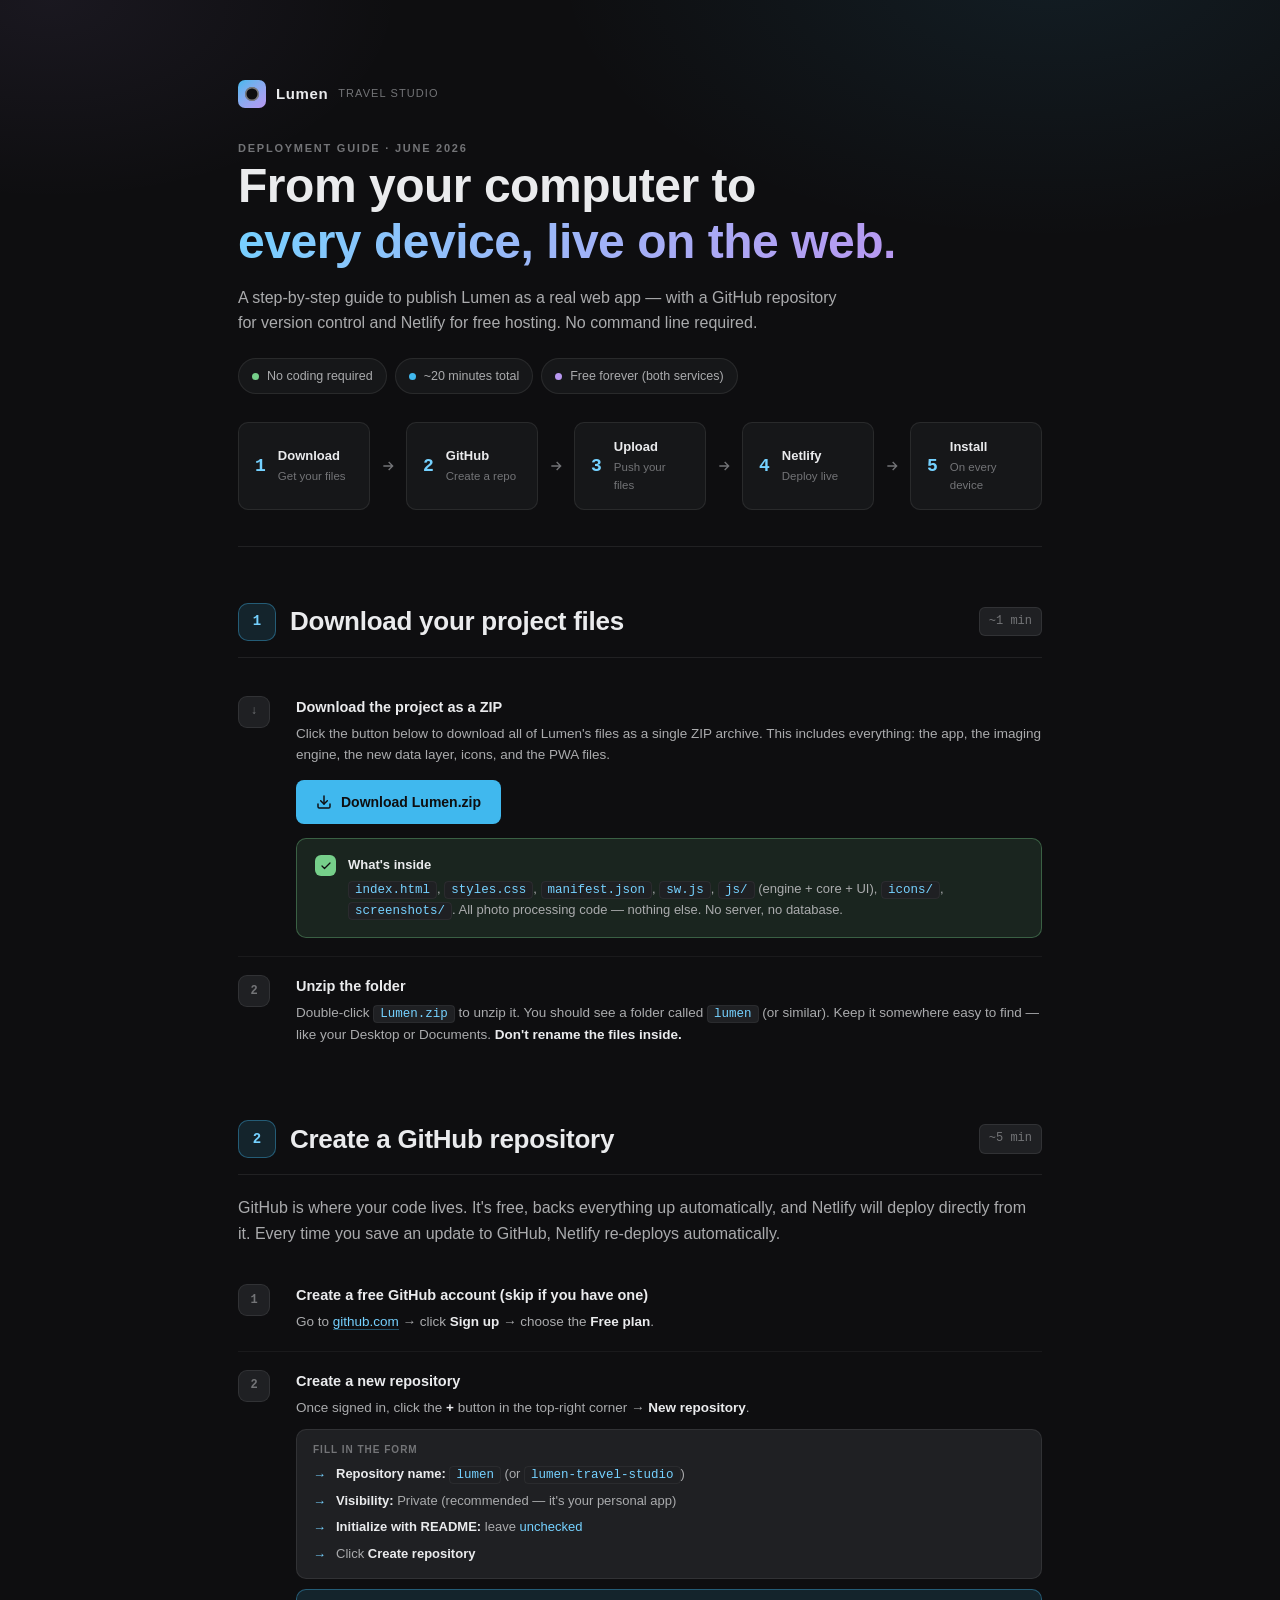
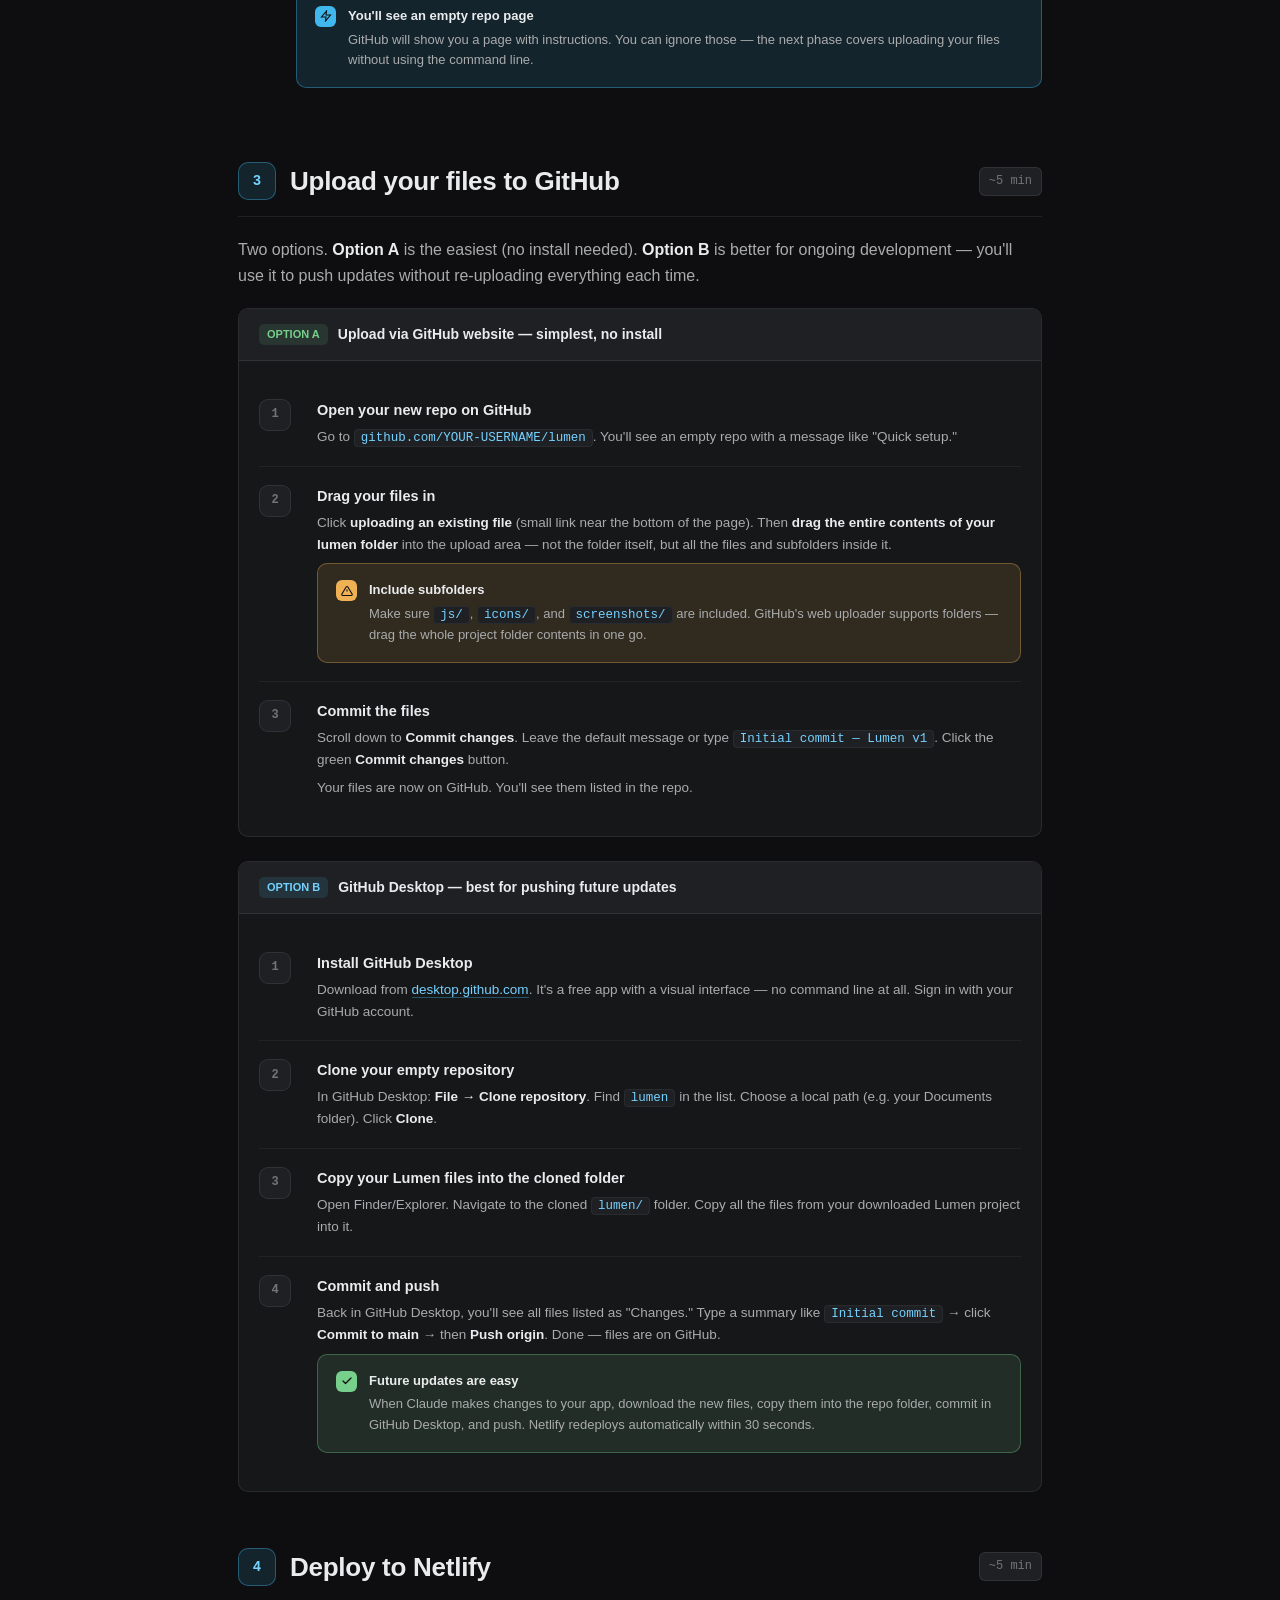
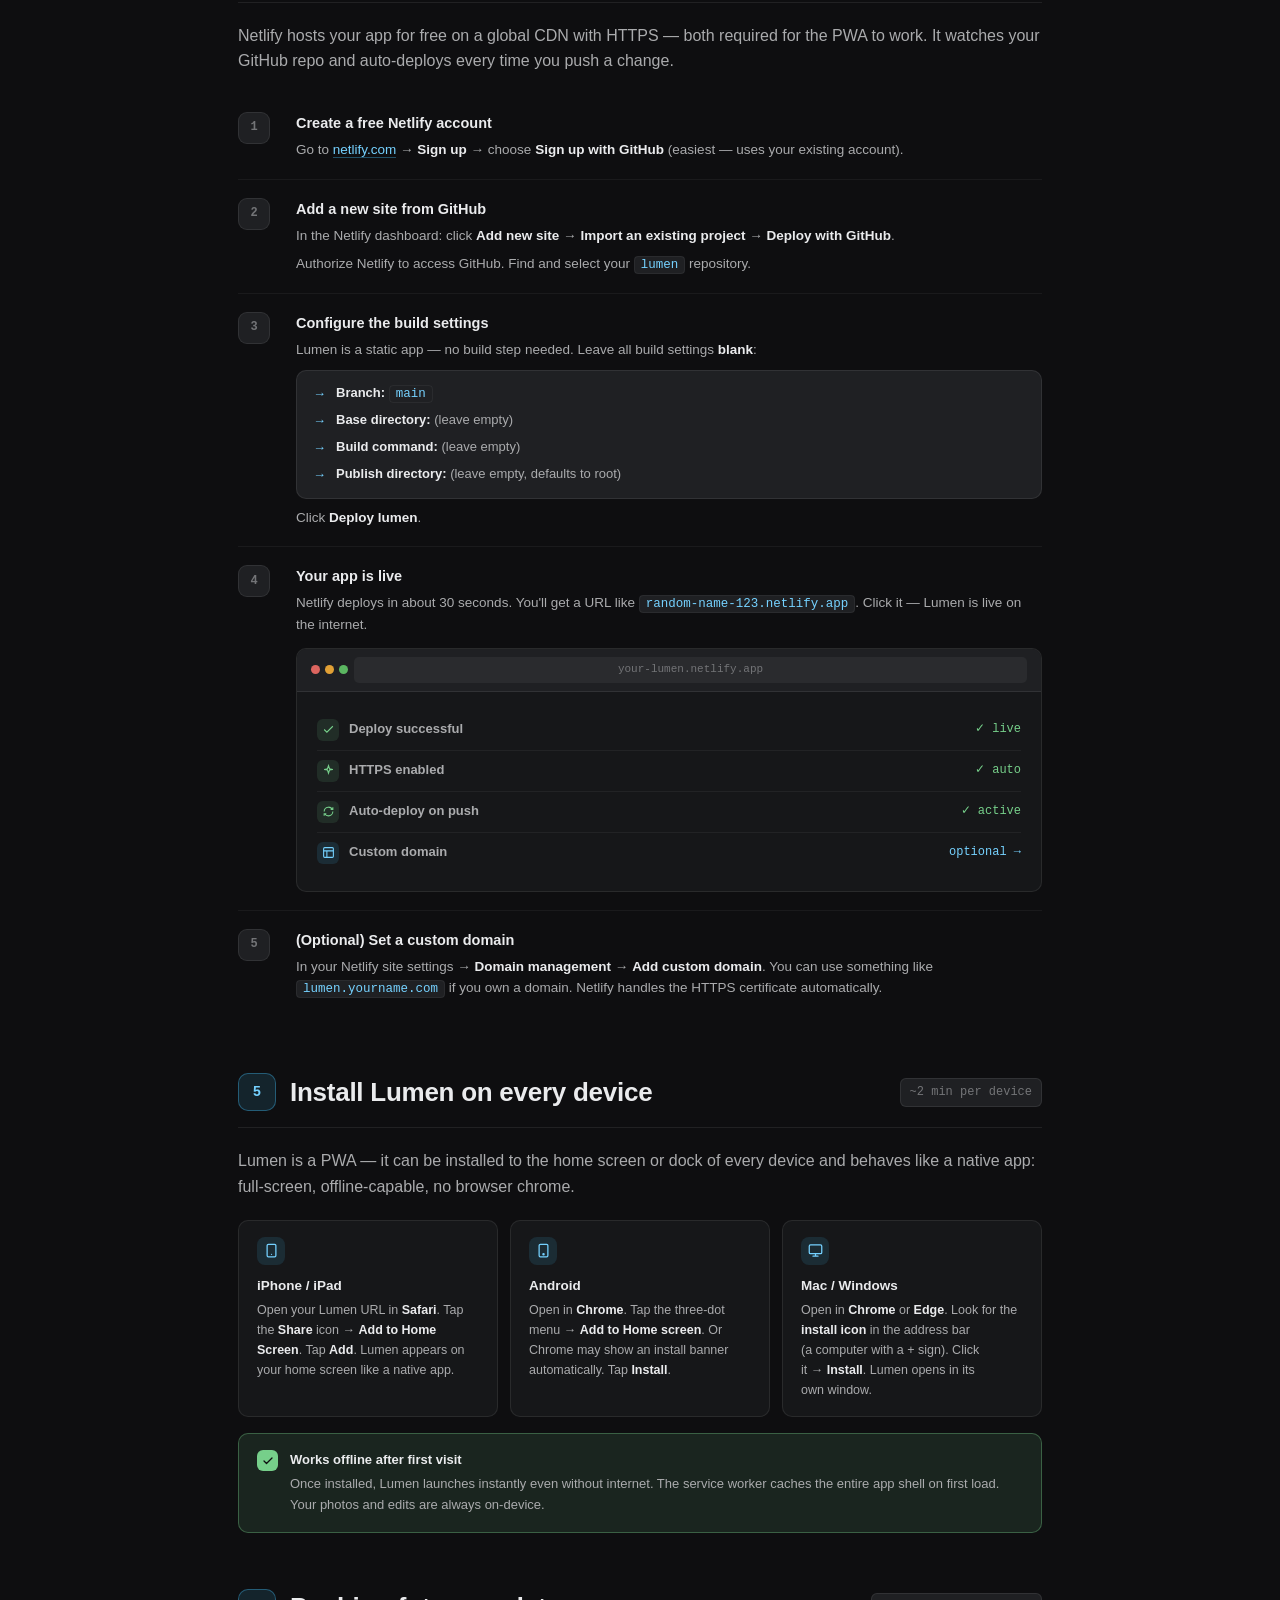
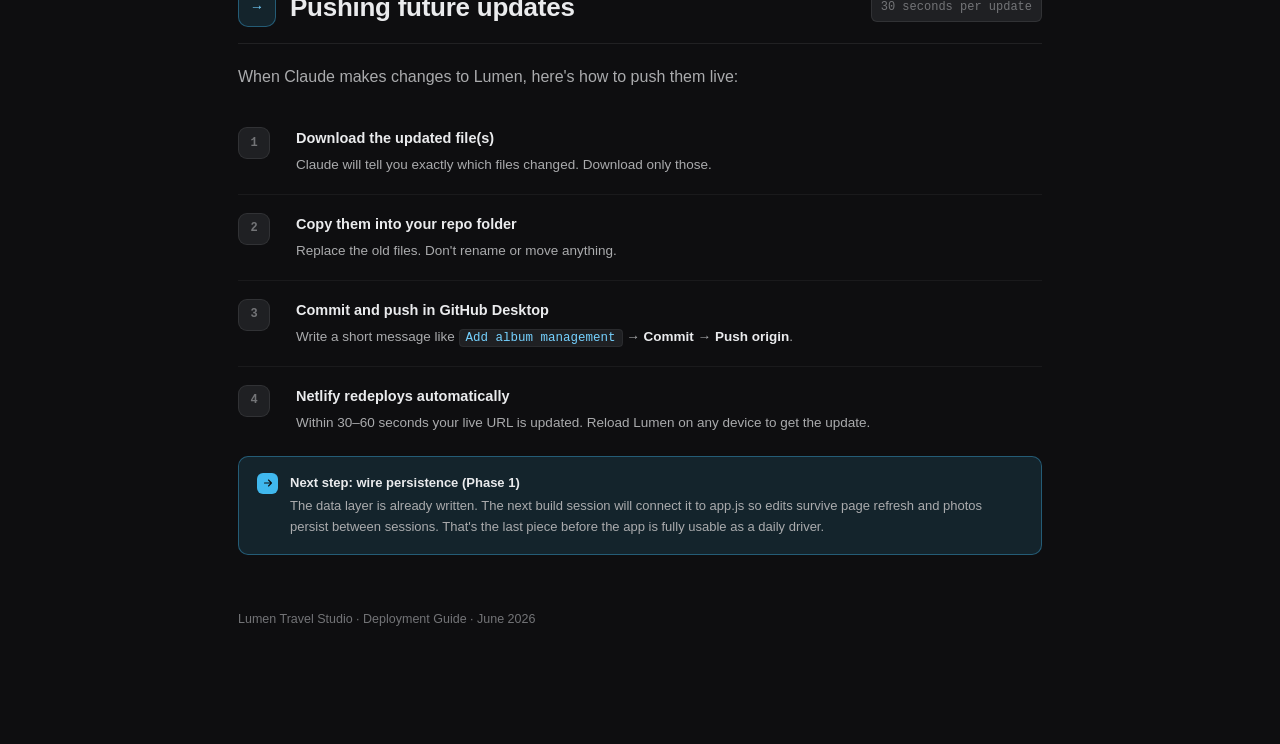
<file: Lumen Deployment Guide.html>
<!DOCTYPE html>
<html lang="en">
<head>
<meta charset="UTF-8"/>
<meta name="viewport" content="width=device-width, initial-scale=1.0"/>
<title>Lumen — Deployment Guide</title>
<style>
:root{
  --accent:      oklch(0.74 0.13 232);
  --accent-2:    oklch(0.74 0.13 300);
  --accent-soft: oklch(0.74 0.13 232 / 0.13);
  --accent-line: oklch(0.74 0.13 232 / 0.38);
  --accent-text: oklch(0.82 0.11 232);
  --bg-0: oklch(0.165 0.004 270);
  --bg-1: oklch(0.205 0.004 270);
  --bg-2: oklch(0.245 0.005 270);
  --bg-3: oklch(0.29  0.006 270);
  --line:   oklch(1 0 0 / 0.08);
  --line-2: oklch(1 0 0 / 0.05);
  --text:   oklch(0.94 0.003 270);
  --text-2: oklch(0.74 0.004 270);
  --text-3: oklch(0.56 0.004 270);
  --ok:     oklch(0.78 0.13 150);
  --ok-soft:   oklch(0.78 0.13 150 / 0.12);
  --warn:      oklch(0.80 0.13 75);
  --warn-soft: oklch(0.80 0.13 75 / 0.12);
  --mono: ui-monospace,"SF Mono","JetBrains Mono",Menlo,monospace;
  --sans: "Helvetica Neue",Helvetica,system-ui,-apple-system,Arial,sans-serif;
  --r: 10px;
}
*{box-sizing:border-box;margin:0;padding:0;}
html{scroll-behavior:smooth;}
body{
  font-family:var(--sans);
  background:
    radial-gradient(900px 500px at 82% -4%, oklch(0.74 0.13 232 / 0.09), transparent 55%),
    radial-gradient(700px 400px at 4%  0%,  oklch(0.74 0.13 300 / 0.07), transparent 50%),
    var(--bg-0);
  background-attachment:fixed;
  color:var(--text);
  -webkit-font-smoothing:antialiased;
  line-height:1.6;
}
.wrap{max-width:860px;margin:0 auto;padding:0 28px 120px;}

.kicker{font-size:11px;letter-spacing:.16em;text-transform:uppercase;color:var(--text-3);font-weight:600;}
h1,h2,h3{letter-spacing:-.01em;line-height:1.18;}
p{color:var(--text-2);text-wrap:pretty;}
strong{color:var(--text);font-weight:600;}
em{color:var(--accent-text);font-style:normal;}
code{font-family:var(--mono);font-size:12.5px;color:var(--accent-text);background:var(--bg-2);padding:1px 6px;border-radius:4px;border:1px solid var(--line-2);}

/* hero */
.hero{padding:80px 0 36px;border-bottom:1px solid var(--line);}
.brand{display:flex;align-items:center;gap:10px;margin-bottom:32px;}
.brand .mark{width:28px;height:28px;border-radius:7px;background:linear-gradient(140deg,var(--accent),var(--accent-2));position:relative;flex:none;}
.brand .mark::after{content:"";position:absolute;inset:7px;border-radius:50%;background:var(--bg-0);box-shadow:0 0 0 1.5px oklch(1 0 0/.45) inset;}
.brand b{font-size:15px;font-weight:600;letter-spacing:.04em;}
.brand span{color:var(--text-3);font-size:11px;letter-spacing:.1em;text-transform:uppercase;}
.hero h1{font-size:clamp(28px,5vw,48px);font-weight:600;margin-bottom:14px;}
.hero h1 .g{background:linear-gradient(120deg,var(--accent-text),var(--accent-2));-webkit-background-clip:text;background-clip:text;-webkit-text-fill-color:transparent;}
.hero p{font-size:16px;max-width:620px;}
.time-pills{display:flex;flex-wrap:wrap;gap:8px;margin-top:22px;}
.tp{display:flex;align-items:center;gap:8px;font-size:12.5px;color:var(--text-2);background:var(--bg-1);border:1px solid var(--line);padding:7px 13px;border-radius:999px;}
.tp .dot{width:7px;height:7px;border-radius:50%;}

/* overview track */
.track{display:flex;flex-wrap:wrap;gap:10px;margin:28px 0 0;}
.tr-box{flex:1;min-width:130px;background:var(--bg-1);border:1px solid var(--line);border-radius:var(--r);padding:14px 16px;display:flex;align-items:center;gap:12px;}
.tr-box .n{font-family:var(--mono);font-size:18px;font-weight:700;color:var(--accent-text);line-height:1;}
.tr-box .label{font-size:13px;font-weight:600;color:var(--text);}
.tr-box .sub{font-size:11.5px;color:var(--text-3);}
.tr-arrow{display:grid;place-items:center;color:var(--text-3);}
.tr-arrow svg{width:16px;height:16px;}
@media(max-width:640px){.tr-arrow{display:none;}}

/* phase */
.phase{margin-top:56px;}
.phase-head{display:flex;align-items:center;gap:14px;margin-bottom:20px;padding-bottom:16px;border-bottom:1px solid var(--line);}
.phase-num{width:38px;height:38px;border-radius:10px;background:var(--accent-soft);border:1px solid var(--accent-line);display:grid;place-items:center;font-family:var(--mono);font-size:14px;font-weight:700;color:var(--accent-text);flex:none;}
.phase-head h2{font-size:clamp(20px,3vw,26px);font-weight:600;}
.phase-head .eta{margin-left:auto;font-size:12px;font-family:var(--mono);color:var(--text-3);background:var(--bg-2);padding:4px 9px;border-radius:6px;border:1px solid var(--line);}

/* steps */
.steps{display:flex;flex-direction:column;gap:0;}
.step{display:grid;grid-template-columns:40px 1fr;gap:18px;padding:18px 0;border-bottom:1px solid var(--line-2);}
.step:last-child{border-bottom:none;}
.step .sn{width:32px;height:32px;border-radius:9px;background:var(--bg-2);border:1px solid var(--line);display:grid;place-items:center;font-family:var(--mono);font-size:12px;color:var(--text-3);font-weight:600;flex:none;}
.step h4{font-size:14.5px;font-weight:600;margin-bottom:4px;}
.step p{font-size:13.5px;margin:0 0 6px;}
.step p:last-child{margin-bottom:0;}

/* action block */
.action{background:var(--bg-2);border:1px solid var(--line);border-radius:var(--r);padding:12px 16px;margin-top:10px;font-size:13px;color:var(--text-2);}
.action .label{font-size:10px;letter-spacing:.1em;text-transform:uppercase;font-weight:600;color:var(--text-3);margin-bottom:6px;}
.action .do{display:flex;align-items:flex-start;gap:10px;margin-bottom:5px;}
.action .do:last-child{margin-bottom:0;}
.action .do .arr{color:var(--accent-text);font-size:13px;flex:none;margin-top:1px;}
.action .do p{margin:0;font-size:13px;}

/* callout */
.callout{border-radius:var(--r);padding:16px 18px;border:1px solid;display:flex;gap:12px;align-items:flex-start;margin-top:12px;}
.callout .ic{width:21px;height:21px;flex:none;border-radius:6px;display:grid;place-items:center;}
.callout .ic svg{width:12px;height:12px;}
.callout h4{font-size:13px;font-weight:600;margin-bottom:3px;}
.callout p{font-size:13px;margin:0;}
.callout.ok{background:var(--ok-soft);border-color:oklch(.78 .13 150/.35);}
.callout.ok .ic{background:var(--ok);color:var(--bg-0);}
.callout.key{background:var(--accent-soft);border-color:var(--accent-line);}
.callout.key .ic{background:var(--accent);color:var(--bg-0);}
.callout.warn{background:var(--warn-soft);border-color:oklch(.80 .13 75/.35);}
.callout.warn .ic{background:var(--warn);color:var(--bg-0);}

/* mock UI */
.mock{background:var(--bg-1);border:1px solid var(--line);border-radius:var(--r);overflow:hidden;margin-top:12px;}
.mock-bar{background:var(--bg-2);padding:8px 14px;display:flex;align-items:center;gap:6px;border-bottom:1px solid var(--line);}
.mock-bar .dots{display:flex;gap:5px;}
.mock-bar .dots span{width:9px;height:9px;border-radius:50%;}
.mock-bar .url{flex:1;background:var(--bg-3);border-radius:5px;padding:4px 10px;font-family:var(--mono);font-size:11px;color:var(--text-3);text-align:center;}
.mock-body{padding:18px 20px;font-size:13px;color:var(--text-2);}
.mock-body .mrow{display:flex;align-items:center;gap:10px;padding:9px 0;border-bottom:1px solid var(--line-2);}
.mock-body .mrow:last-child{border-bottom:none;}
.mock-body .mrow .mi{width:22px;height:22px;border-radius:6px;flex:none;display:grid;place-items:center;}
.mock-body .mrow .mi svg{width:13px;height:13px;}
.mock-body .mrow .mt{font-weight:600;font-size:13px;}
.mock-body .mrow .mv{margin-left:auto;font-size:12px;font-family:var(--mono);}
.mock-body .mrow.ok .mi{background:var(--ok-soft);color:var(--ok);}
.mock-body .mrow.ok .mv{color:var(--ok);}
.mock-body .mrow.pend .mi{background:var(--accent-soft);color:var(--accent-text);}
.mock-body .mrow.pend .mv{color:var(--accent-text);}

/* device grid */
.devices{display:grid;grid-template-columns:repeat(3,1fr);gap:12px;margin-top:12px;}
@media(max-width:560px){.devices{grid-template-columns:1fr;}}
.device{background:var(--bg-1);border:1px solid var(--line);border-radius:var(--r);padding:16px 18px;}
.device .di{width:28px;height:28px;border-radius:8px;background:var(--accent-soft);display:grid;place-items:center;margin-bottom:10px;}
.device .di svg{width:15px;height:15px;color:var(--accent-text);}
.device h4{font-size:13.5px;font-weight:600;margin-bottom:4px;}
.device p{font-size:12.5px;}

/* download button */
.dl-btn{display:inline-flex;align-items:center;gap:9px;background:var(--accent);color:var(--bg-0);border:none;border-radius:8px;padding:11px 20px;font-size:14px;font-weight:600;cursor:pointer;font-family:var(--sans);text-decoration:none;}
.dl-btn svg{width:16px;height:16px;}
.dl-btn:hover{opacity:.9;}

/* link style */
a.ext{color:var(--accent-text);border-bottom:1px solid var(--accent-line);text-decoration:none;}
a.ext:hover{border-bottom-color:var(--accent-text);}

footer{padding:54px 0 0;color:var(--text-3);font-size:12.5px;}
</style>
</head>
<body>
<div class="wrap">

<!-- HERO -->
<header class="hero">
  <div class="brand"><div class="mark"></div><b>Lumen</b><span>Travel Studio</span></div>
  <div class="kicker">Deployment Guide · June 2026</div>
  <h1>From your computer to<br><span class="g">every device, live on the web.</span></h1>
  <p>A step-by-step guide to publish Lumen as a real web app — with a GitHub repository for version control and Netlify for free hosting. No command line required.</p>
  <div class="time-pills">
    <div class="tp"><span class="dot" style="background:var(--ok);"></span>No coding required</div>
    <div class="tp"><span class="dot" style="background:var(--accent);"></span>~20 minutes total</div>
    <div class="tp"><span class="dot" style="background:var(--accent-2);"></span>Free forever (both services)</div>
  </div>

  <!-- overview track -->
  <div class="track">
    <div class="tr-box"><div class="n">1</div><div><div class="label">Download</div><div class="sub">Get your files</div></div></div>
    <div class="tr-arrow"><svg viewBox="0 0 24 24" fill="none" stroke="currentColor" stroke-width="2"><path d="M5 12h14M13 6l6 6-6 6"/></svg></div>
    <div class="tr-box"><div class="n">2</div><div><div class="label">GitHub</div><div class="sub">Create a repo</div></div></div>
    <div class="tr-arrow"><svg viewBox="0 0 24 24" fill="none" stroke="currentColor" stroke-width="2"><path d="M5 12h14M13 6l6 6-6 6"/></svg></div>
    <div class="tr-box"><div class="n">3</div><div><div class="label">Upload</div><div class="sub">Push your files</div></div></div>
    <div class="tr-arrow"><svg viewBox="0 0 24 24" fill="none" stroke="currentColor" stroke-width="2"><path d="M5 12h14M13 6l6 6-6 6"/></svg></div>
    <div class="tr-box"><div class="n">4</div><div><div class="label">Netlify</div><div class="sub">Deploy live</div></div></div>
    <div class="tr-arrow"><svg viewBox="0 0 24 24" fill="none" stroke="currentColor" stroke-width="2"><path d="M5 12h14M13 6l6 6-6 6"/></svg></div>
    <div class="tr-box"><div class="n">5</div><div><div class="label">Install</div><div class="sub">On every device</div></div></div>
  </div>
</header>


<!-- PHASE 1: DOWNLOAD -->
<div class="phase">
  <div class="phase-head">
    <div class="phase-num">1</div>
    <h2>Download your project files</h2>
    <div class="eta">~1 min</div>
  </div>

  <div class="steps">
    <div class="step">
      <div class="sn">↓</div>
      <div>
        <h4>Download the project as a ZIP</h4>
        <p>Click the button below to download all of Lumen's files as a single ZIP archive. This includes everything: the app, the imaging engine, the new data layer, icons, and the PWA files.</p>
        <div style="margin-top:14px;">
          <a class="dl-btn" href="#" onclick="window._downloadProject && window._downloadProject(); return false;">
            <svg viewBox="0 0 24 24" fill="none" stroke="currentColor" stroke-width="2.2" stroke-linecap="round" stroke-linejoin="round"><path d="M21 15v4a2 2 0 0 1-2 2H5a2 2 0 0 1-2-2v-4"/><path d="M7 10l5 5 5-5"/><path d="M12 15V3"/></svg>
            Download Lumen.zip
          </a>
        </div>
        <div class="callout ok" style="margin-top:14px;">
          <div class="ic"><svg viewBox="0 0 24 24" fill="none" stroke="currentColor" stroke-width="2.5" stroke-linecap="round" stroke-linejoin="round"><path d="M20 6 9 17l-5-5"/></svg></div>
          <div><h4>What's inside</h4><p><code>index.html</code>, <code>styles.css</code>, <code>manifest.json</code>, <code>sw.js</code>, <code>js/</code> (engine + core + UI), <code>icons/</code>, <code>screenshots/</code>. All photo processing code — nothing else. No server, no database.</p></div>
        </div>
      </div>
    </div>
    <div class="step">
      <div class="sn">2</div>
      <div>
        <h4>Unzip the folder</h4>
        <p>Double-click <code>Lumen.zip</code> to unzip it. You should see a folder called <code>lumen</code> (or similar). Keep it somewhere easy to find — like your Desktop or Documents. <strong>Don't rename the files inside.</strong></p>
      </div>
    </div>
  </div>
</div>


<!-- PHASE 2: GITHUB -->
<div class="phase">
  <div class="phase-head">
    <div class="phase-num">2</div>
    <h2>Create a GitHub repository</h2>
    <div class="eta">~5 min</div>
  </div>

  <p style="margin-bottom:20px;">GitHub is where your code lives. It's free, backs everything up automatically, and Netlify will deploy directly from it. Every time you save an update to GitHub, Netlify re-deploys automatically.</p>

  <div class="steps">
    <div class="step">
      <div class="sn">1</div>
      <div>
        <h4>Create a free GitHub account (skip if you have one)</h4>
        <p>Go to <a class="ext" href="https://github.com" target="_blank">github.com</a> → click <strong>Sign up</strong> → choose the <strong>Free plan</strong>.</p>
      </div>
    </div>
    <div class="step">
      <div class="sn">2</div>
      <div>
        <h4>Create a new repository</h4>
        <p>Once signed in, click the <strong>+</strong> button in the top-right corner → <strong>New repository</strong>.</p>
        <div class="action">
          <div class="label">Fill in the form</div>
          <div class="do"><span class="arr">→</span><p><strong>Repository name:</strong> <code>lumen</code> (or <code>lumen-travel-studio</code>)</p></div>
          <div class="do"><span class="arr">→</span><p><strong>Visibility:</strong> Private (recommended — it's your personal app)</p></div>
          <div class="do"><span class="arr">→</span><p><strong>Initialize with README:</strong> leave <em>unchecked</em></p></div>
          <div class="do"><span class="arr">→</span><p>Click <strong>Create repository</strong></p></div>
        </div>
        <div class="callout key" style="margin-top:10px;">
          <div class="ic"><svg viewBox="0 0 24 24" fill="none" stroke="currentColor" stroke-width="2.2"><path d="M13 2 3 14h9l-1 8 10-12h-9l1-8Z"/></svg></div>
          <div><h4>You'll see an empty repo page</h4><p>GitHub will show you a page with instructions. You can ignore those — the next phase covers uploading your files without using the command line.</p></div>
        </div>
      </div>
    </div>
  </div>
</div>


<!-- PHASE 3: UPLOAD -->
<div class="phase">
  <div class="phase-head">
    <div class="phase-num">3</div>
    <h2>Upload your files to GitHub</h2>
    <div class="eta">~5 min</div>
  </div>

  <p style="margin-bottom:20px;">Two options. <strong>Option A</strong> is the easiest (no install needed). <strong>Option B</strong> is better for ongoing development — you'll use it to push updates without re-uploading everything each time.</p>

  <div style="background:var(--bg-1);border:1px solid var(--line);border-radius:var(--r);overflow:hidden;margin-bottom:24px;">
    <div style="padding:14px 20px;background:var(--bg-2);border-bottom:1px solid var(--line);font-weight:600;font-size:14px;display:flex;align-items:center;gap:10px;">
      <span style="background:var(--ok-soft);color:var(--ok);font-size:11px;padding:2px 8px;border-radius:5px;font-weight:700;">OPTION A</span>
      Upload via GitHub website — simplest, no install
    </div>
    <div style="padding:20px;">
      <div class="steps">
        <div class="step">
          <div class="sn">1</div>
          <div>
            <h4>Open your new repo on GitHub</h4>
            <p>Go to <code>github.com/YOUR-USERNAME/lumen</code>. You'll see an empty repo with a message like "Quick setup."</p>
          </div>
        </div>
        <div class="step">
          <div class="sn">2</div>
          <div>
            <h4>Drag your files in</h4>
            <p>Click <strong>uploading an existing file</strong> (small link near the bottom of the page). Then <strong>drag the entire contents of your lumen folder</strong> into the upload area — not the folder itself, but all the files and subfolders inside it.</p>
            <div class="callout warn" style="margin-top:8px;">
              <div class="ic"><svg viewBox="0 0 24 24" fill="none" stroke="currentColor" stroke-width="2.2"><path d="M12 9v4m0 4h.01M10.3 3.9 1.8 18a2 2 0 0 0 1.7 3h17a2 2 0 0 0 1.7-3L13.7 3.9a2 2 0 0 0-3.4 0Z"/></svg></div>
              <div><h4>Include subfolders</h4><p>Make sure <code>js/</code>, <code>icons/</code>, and <code>screenshots/</code> are included. GitHub's web uploader supports folders — drag the whole project folder contents in one go.</p></div>
            </div>
          </div>
        </div>
        <div class="step">
          <div class="sn">3</div>
          <div>
            <h4>Commit the files</h4>
            <p>Scroll down to <strong>Commit changes</strong>. Leave the default message or type <code>Initial commit — Lumen v1</code>. Click the green <strong>Commit changes</strong> button.</p>
            <p style="margin-top:6px;">Your files are now on GitHub. You'll see them listed in the repo.</p>
          </div>
        </div>
      </div>
    </div>
  </div>

  <div style="background:var(--bg-1);border:1px solid var(--line);border-radius:var(--r);overflow:hidden;">
    <div style="padding:14px 20px;background:var(--bg-2);border-bottom:1px solid var(--line);font-weight:600;font-size:14px;display:flex;align-items:center;gap:10px;">
      <span style="background:var(--accent-soft);color:var(--accent-text);font-size:11px;padding:2px 8px;border-radius:5px;font-weight:700;">OPTION B</span>
      GitHub Desktop — best for pushing future updates
    </div>
    <div style="padding:20px;">
      <div class="steps">
        <div class="step">
          <div class="sn">1</div>
          <div>
            <h4>Install GitHub Desktop</h4>
            <p>Download from <a class="ext" href="https://desktop.github.com" target="_blank">desktop.github.com</a>. It's a free app with a visual interface — no command line at all. Sign in with your GitHub account.</p>
          </div>
        </div>
        <div class="step">
          <div class="sn">2</div>
          <div>
            <h4>Clone your empty repository</h4>
            <p>In GitHub Desktop: <strong>File → Clone repository</strong>. Find <code>lumen</code> in the list. Choose a local path (e.g. your Documents folder). Click <strong>Clone</strong>.</p>
          </div>
        </div>
        <div class="step">
          <div class="sn">3</div>
          <div>
            <h4>Copy your Lumen files into the cloned folder</h4>
            <p>Open Finder/Explorer. Navigate to the cloned <code>lumen/</code> folder. Copy all the files from your downloaded Lumen project into it.</p>
          </div>
        </div>
        <div class="step">
          <div class="sn">4</div>
          <div>
            <h4>Commit and push</h4>
            <p>Back in GitHub Desktop, you'll see all files listed as "Changes." Type a summary like <code>Initial commit</code> → click <strong>Commit to main</strong> → then <strong>Push origin</strong>. Done — files are on GitHub.</p>
            <div class="callout ok" style="margin-top:8px;">
              <div class="ic"><svg viewBox="0 0 24 24" fill="none" stroke="currentColor" stroke-width="2.5" stroke-linecap="round" stroke-linejoin="round"><path d="M20 6 9 17l-5-5"/></svg></div>
              <div><h4>Future updates are easy</h4><p>When Claude makes changes to your app, download the new files, copy them into the repo folder, commit in GitHub Desktop, and push. Netlify redeploys automatically within 30 seconds.</p></div>
            </div>
          </div>
        </div>
      </div>
    </div>
  </div>
</div>


<!-- PHASE 4: NETLIFY -->
<div class="phase">
  <div class="phase-head">
    <div class="phase-num">4</div>
    <h2>Deploy to Netlify</h2>
    <div class="eta">~5 min</div>
  </div>

  <p style="margin-bottom:20px;">Netlify hosts your app for free on a global CDN with HTTPS — both required for the PWA to work. It watches your GitHub repo and auto-deploys every time you push a change.</p>

  <div class="steps">
    <div class="step">
      <div class="sn">1</div>
      <div>
        <h4>Create a free Netlify account</h4>
        <p>Go to <a class="ext" href="https://netlify.com" target="_blank">netlify.com</a> → <strong>Sign up</strong> → choose <strong>Sign up with GitHub</strong> (easiest — uses your existing account).</p>
      </div>
    </div>
    <div class="step">
      <div class="sn">2</div>
      <div>
        <h4>Add a new site from GitHub</h4>
        <p>In the Netlify dashboard: click <strong>Add new site</strong> → <strong>Import an existing project</strong> → <strong>Deploy with GitHub</strong>.</p>
        <p style="margin-top:6px;">Authorize Netlify to access GitHub. Find and select your <code>lumen</code> repository.</p>
      </div>
    </div>
    <div class="step">
      <div class="sn">3</div>
      <div>
        <h4>Configure the build settings</h4>
        <p>Lumen is a static app — no build step needed. Leave all build settings <strong>blank</strong>:</p>
        <div class="action">
          <div class="do"><span class="arr">→</span><p><strong>Branch:</strong> <code>main</code></p></div>
          <div class="do"><span class="arr">→</span><p><strong>Base directory:</strong> (leave empty)</p></div>
          <div class="do"><span class="arr">→</span><p><strong>Build command:</strong> (leave empty)</p></div>
          <div class="do"><span class="arr">→</span><p><strong>Publish directory:</strong> (leave empty, defaults to root)</p></div>
        </div>
        <p style="margin-top:8px;">Click <strong>Deploy lumen</strong>.</p>
      </div>
    </div>
    <div class="step">
      <div class="sn">4</div>
      <div>
        <h4>Your app is live</h4>
        <p>Netlify deploys in about 30 seconds. You'll get a URL like <code>random-name-123.netlify.app</code>. Click it — Lumen is live on the internet.</p>
        <div class="mock">
          <div class="mock-bar">
            <div class="dots">
              <span style="background:oklch(.65 .15 25);"></span>
              <span style="background:oklch(.75 .14 75);"></span>
              <span style="background:oklch(.70 .15 145);"></span>
            </div>
            <div class="url">your-lumen.netlify.app</div>
          </div>
          <div class="mock-body">
            <div class="mrow ok"><div class="mi"><svg viewBox="0 0 24 24" fill="none" stroke="currentColor" stroke-width="2"><path d="M20 6 9 17l-5-5"/></svg></div><span class="mt">Deploy successful</span><span class="mv">✓ live</span></div>
            <div class="mrow ok"><div class="mi"><svg viewBox="0 0 24 24" fill="none" stroke="currentColor" stroke-width="2"><path d="M12 3l1.9 5.8L20 10l-6.1 1.2L12 17l-1.9-5.8L4 10l6.1-1.2L12 3Z"/></svg></div><span class="mt">HTTPS enabled</span><span class="mv">✓ auto</span></div>
            <div class="mrow ok"><div class="mi"><svg viewBox="0 0 24 24" fill="none" stroke="currentColor" stroke-width="2"><path d="M4 12a8 8 0 0 1 8-8 8 8 0 0 1 7 4M20 4v4h-4M20 12a8 8 0 0 1-8 8 8 8 0 0 1-7-4M4 20v-4h4"/></svg></div><span class="mt">Auto-deploy on push</span><span class="mv">✓ active</span></div>
            <div class="mrow pend"><div class="mi"><svg viewBox="0 0 24 24" fill="none" stroke="currentColor" stroke-width="2"><rect x="3" y="3" width="18" height="18" rx="2"/><path d="M3 9h18M9 21V9"/></svg></div><span class="mt">Custom domain</span><span class="mv">optional →</span></div>
          </div>
        </div>
      </div>
    </div>
    <div class="step">
      <div class="sn">5</div>
      <div>
        <h4>(Optional) Set a custom domain</h4>
        <p>In your Netlify site settings → <strong>Domain management</strong> → <strong>Add custom domain</strong>. You can use something like <code>lumen.yourname.com</code> if you own a domain. Netlify handles the HTTPS certificate automatically.</p>
      </div>
    </div>
  </div>
</div>


<!-- PHASE 5: INSTALL AS PWA -->
<div class="phase">
  <div class="phase-head">
    <div class="phase-num">5</div>
    <h2>Install Lumen on every device</h2>
    <div class="eta">~2 min per device</div>
  </div>

  <p style="margin-bottom:20px;">Lumen is a PWA — it can be installed to the home screen or dock of every device and behaves like a native app: full-screen, offline-capable, no browser chrome.</p>

  <div class="devices">
    <div class="device">
      <div class="di"><svg viewBox="0 0 24 24" fill="none" stroke="currentColor" stroke-width="2" stroke-linecap="round" stroke-linejoin="round"><rect x="5" y="2" width="14" height="20" rx="2"/><path d="M12 18h.01"/></svg></div>
      <h4>iPhone / iPad</h4>
      <p>Open your Lumen URL in <strong>Safari</strong>. Tap the <strong>Share</strong> icon → <strong>Add to Home Screen</strong>. Tap <strong>Add</strong>. Lumen appears on your home screen like a native app.</p>
    </div>
    <div class="device">
      <div class="di"><svg viewBox="0 0 24 24" fill="none" stroke="currentColor" stroke-width="2" stroke-linecap="round" stroke-linejoin="round"><rect x="5" y="2" width="14" height="20" rx="2"/><circle cx="12" cy="18" r="1"/></svg></div>
      <h4>Android</h4>
      <p>Open in <strong>Chrome</strong>. Tap the three-dot menu → <strong>Add to Home screen</strong>. Or Chrome may show an install banner automatically. Tap <strong>Install</strong>.</p>
    </div>
    <div class="device">
      <div class="di"><svg viewBox="0 0 24 24" fill="none" stroke="currentColor" stroke-width="2" stroke-linecap="round" stroke-linejoin="round"><rect x="2" y="3" width="20" height="14" rx="2"/><path d="M8 21h8M12 17v4"/></svg></div>
      <h4>Mac / Windows</h4>
      <p>Open in <strong>Chrome</strong> or <strong>Edge</strong>. Look for the <strong>install icon</strong> in the address bar (a computer with a + sign). Click it → <strong>Install</strong>. Lumen opens in its own window.</p>
    </div>
  </div>

  <div class="callout ok" style="margin-top:16px;">
    <div class="ic"><svg viewBox="0 0 24 24" fill="none" stroke="currentColor" stroke-width="2.5" stroke-linecap="round" stroke-linejoin="round"><path d="M20 6 9 17l-5-5"/></svg></div>
    <div><h4>Works offline after first visit</h4><p>Once installed, Lumen launches instantly even without internet. The service worker caches the entire app shell on first load. Your photos and edits are always on-device.</p></div>
  </div>
</div>


<!-- ONGOING UPDATES -->
<div class="phase">
  <div class="phase-head">
    <div class="phase-num">→</div>
    <h2>Pushing future updates</h2>
    <div class="eta">30 seconds per update</div>
  </div>

  <p style="margin-bottom:20px;">When Claude makes changes to Lumen, here's how to push them live:</p>
  <div class="steps">
    <div class="step">
      <div class="sn">1</div>
      <div><h4>Download the updated file(s)</h4><p>Claude will tell you exactly which files changed. Download only those.</p></div>
    </div>
    <div class="step">
      <div class="sn">2</div>
      <div><h4>Copy them into your repo folder</h4><p>Replace the old files. Don't rename or move anything.</p></div>
    </div>
    <div class="step">
      <div class="sn">3</div>
      <div><h4>Commit and push in GitHub Desktop</h4><p>Write a short message like <code>Add album management</code> → <strong>Commit</strong> → <strong>Push origin</strong>.</p></div>
    </div>
    <div class="step">
      <div class="sn">4</div>
      <div><h4>Netlify redeploys automatically</h4><p>Within 30–60 seconds your live URL is updated. Reload Lumen on any device to get the update.</p></div>
    </div>
  </div>

  <div class="callout key" style="margin-top:4px;">
    <div class="ic"><svg viewBox="0 0 24 24" fill="none" stroke="currentColor" stroke-width="2.2" stroke-linecap="round" stroke-linejoin="round"><path d="M5 12h14M13 6l6 6-6 6"/></svg></div>
    <div><h4>Next step: wire persistence (Phase 1)</h4><p>The data layer is already written. The next build session will connect it to app.js so edits survive page refresh and photos persist between sessions. That's the last piece before the app is fully usable as a daily driver.</p></div>
  </div>
</div>

<footer>Lumen Travel Studio · Deployment Guide · June 2026</footer>
</div>
</body>
</html>
</file>
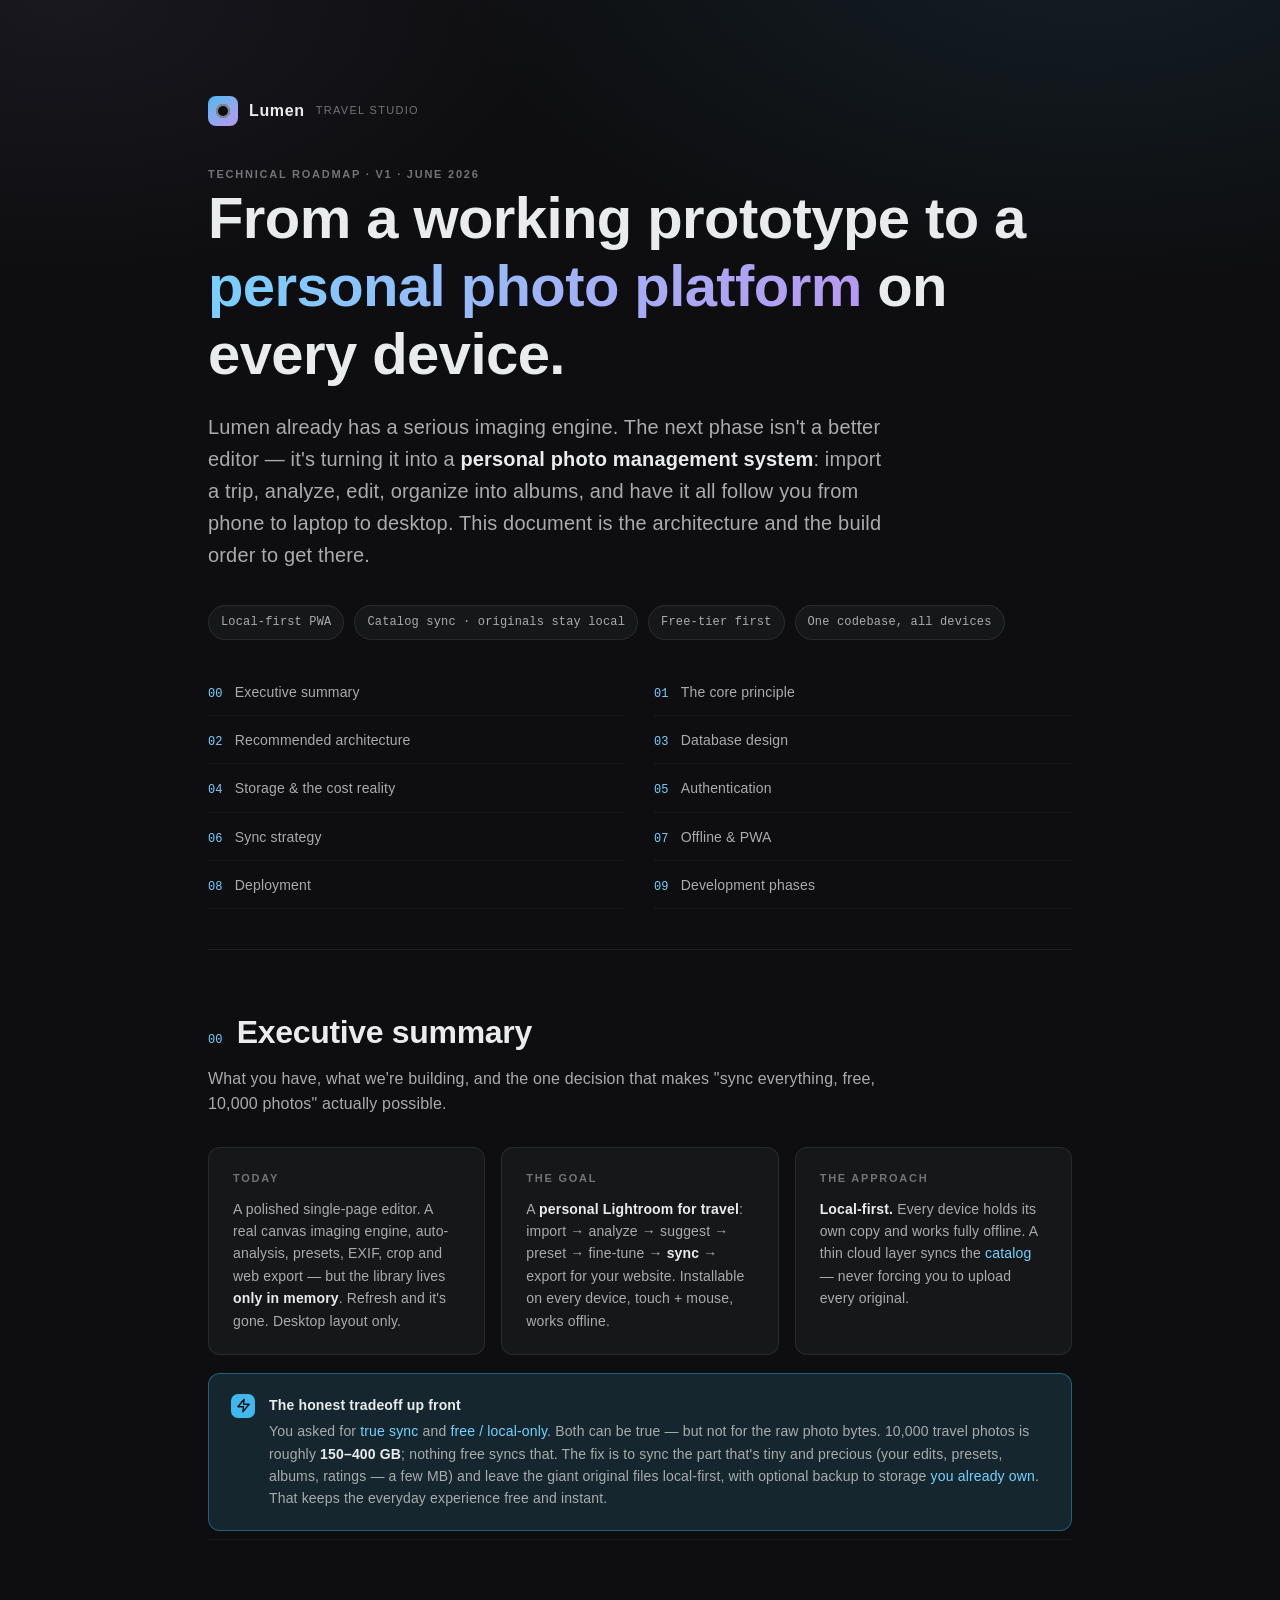
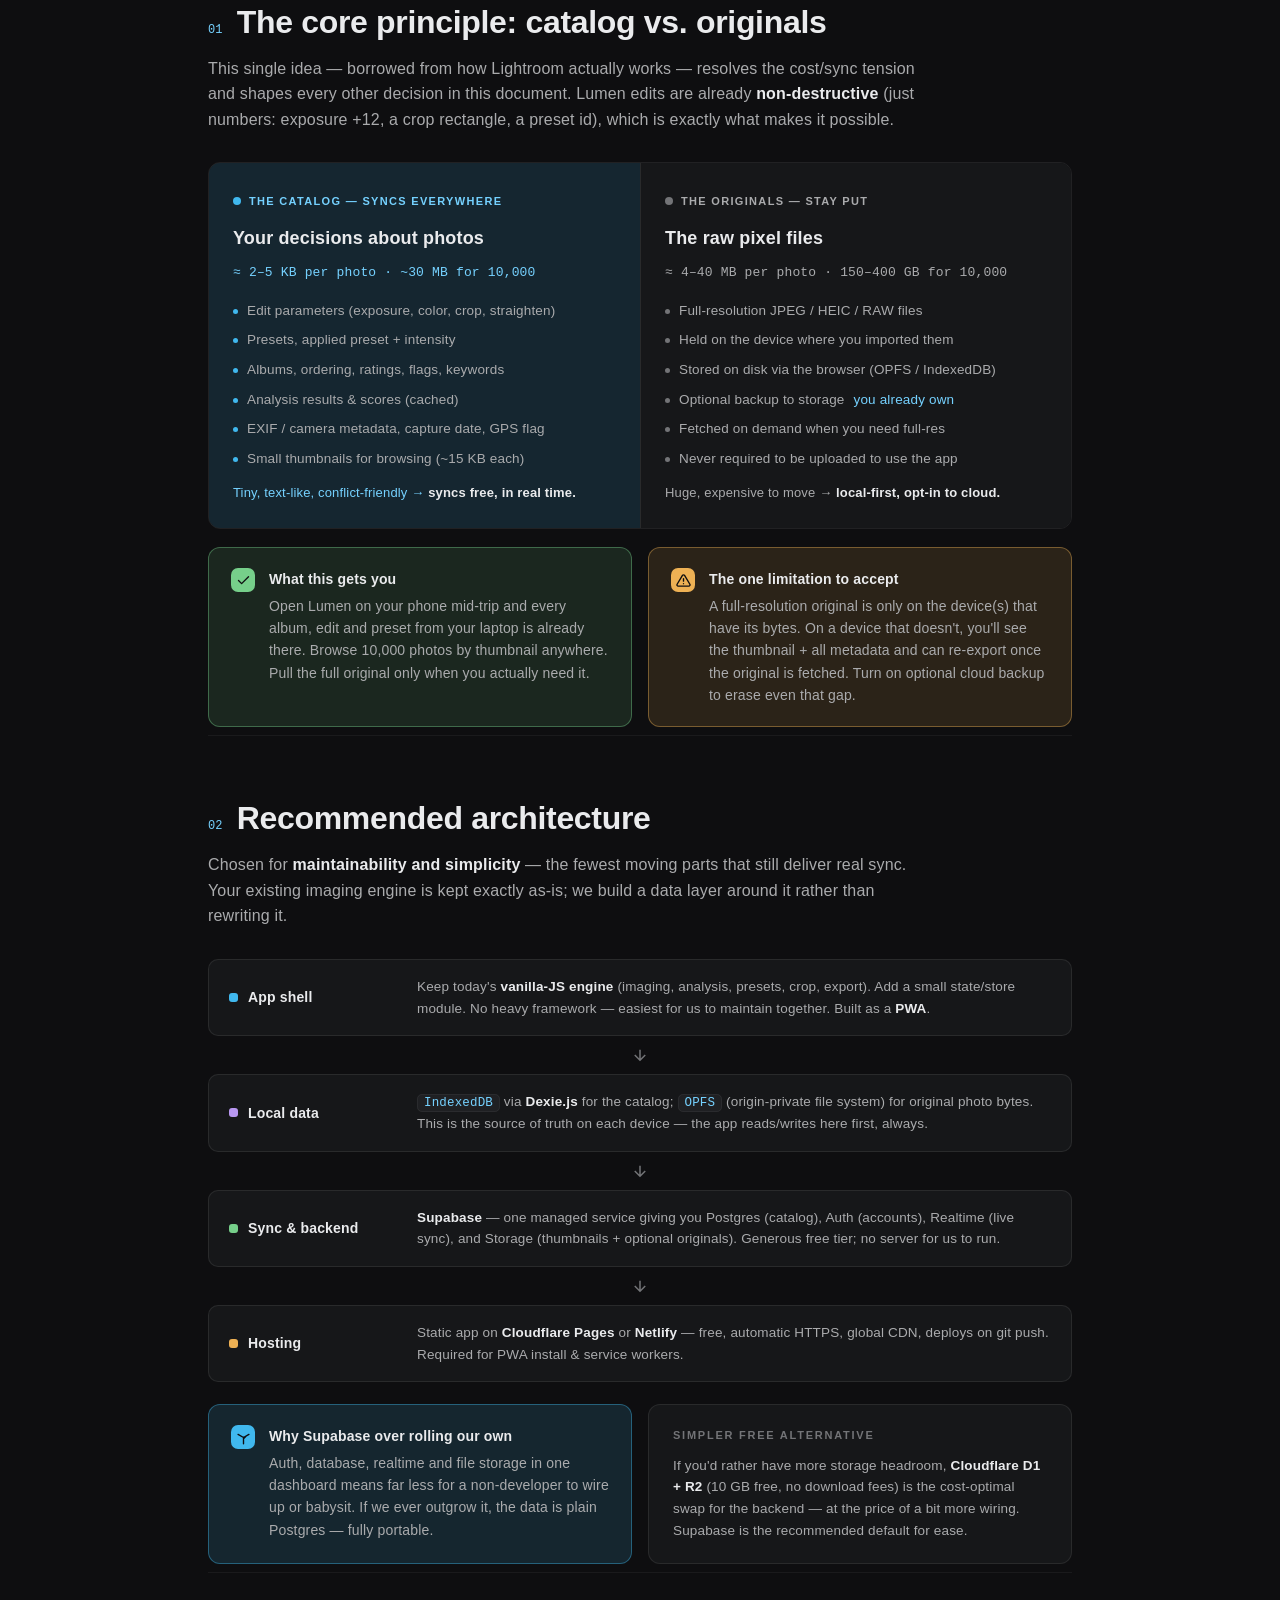
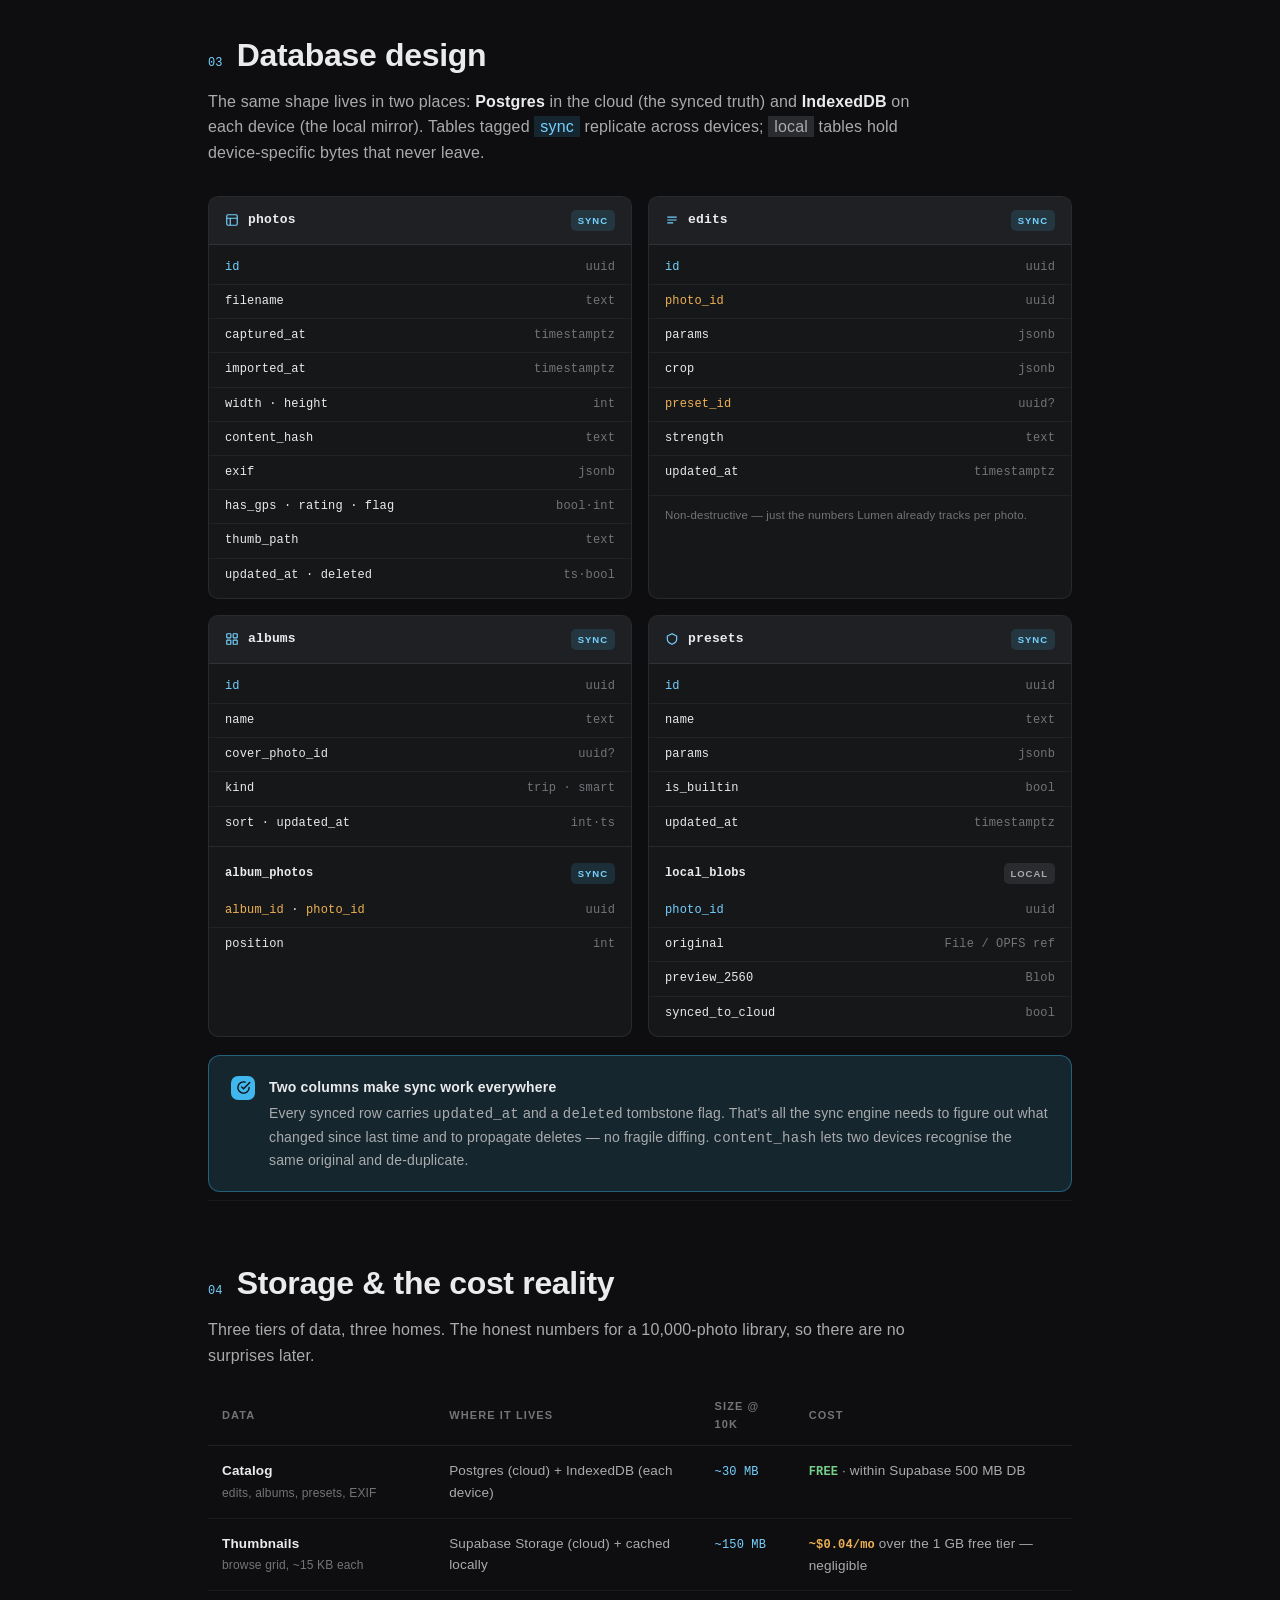
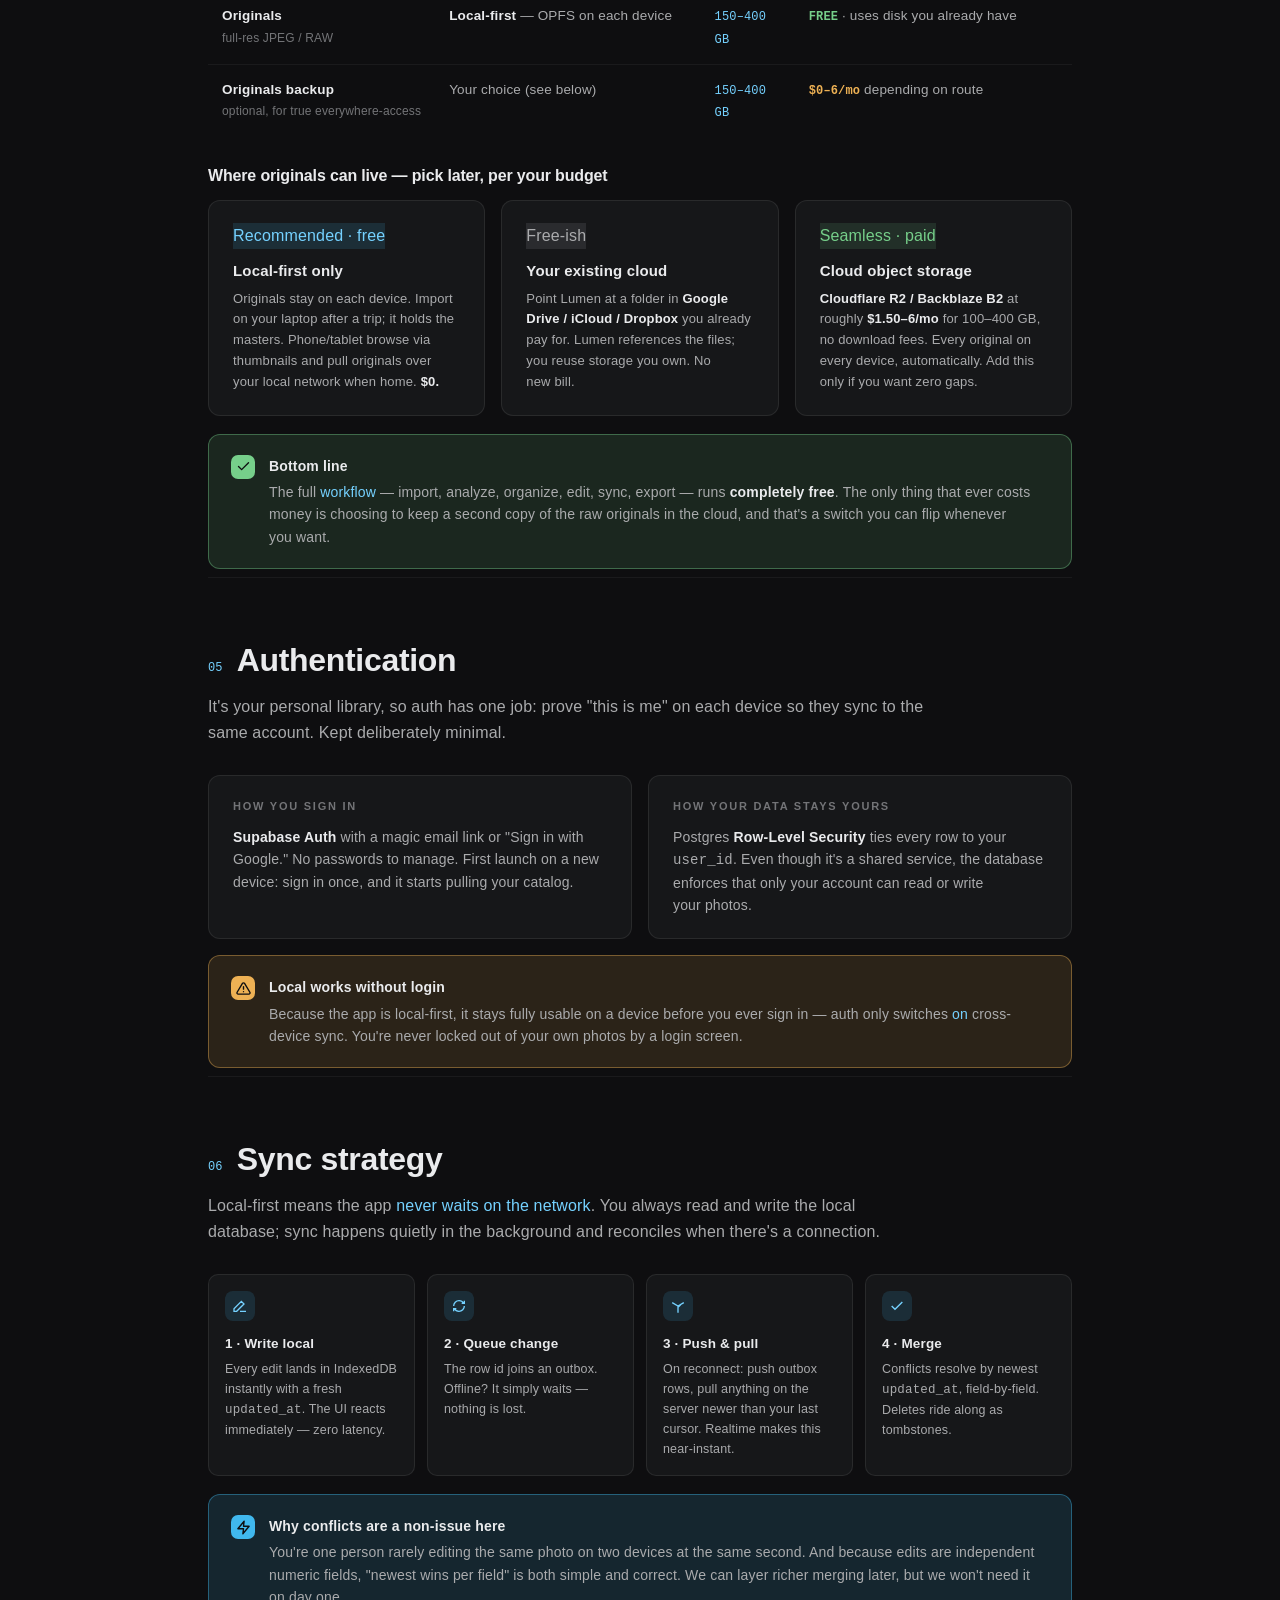
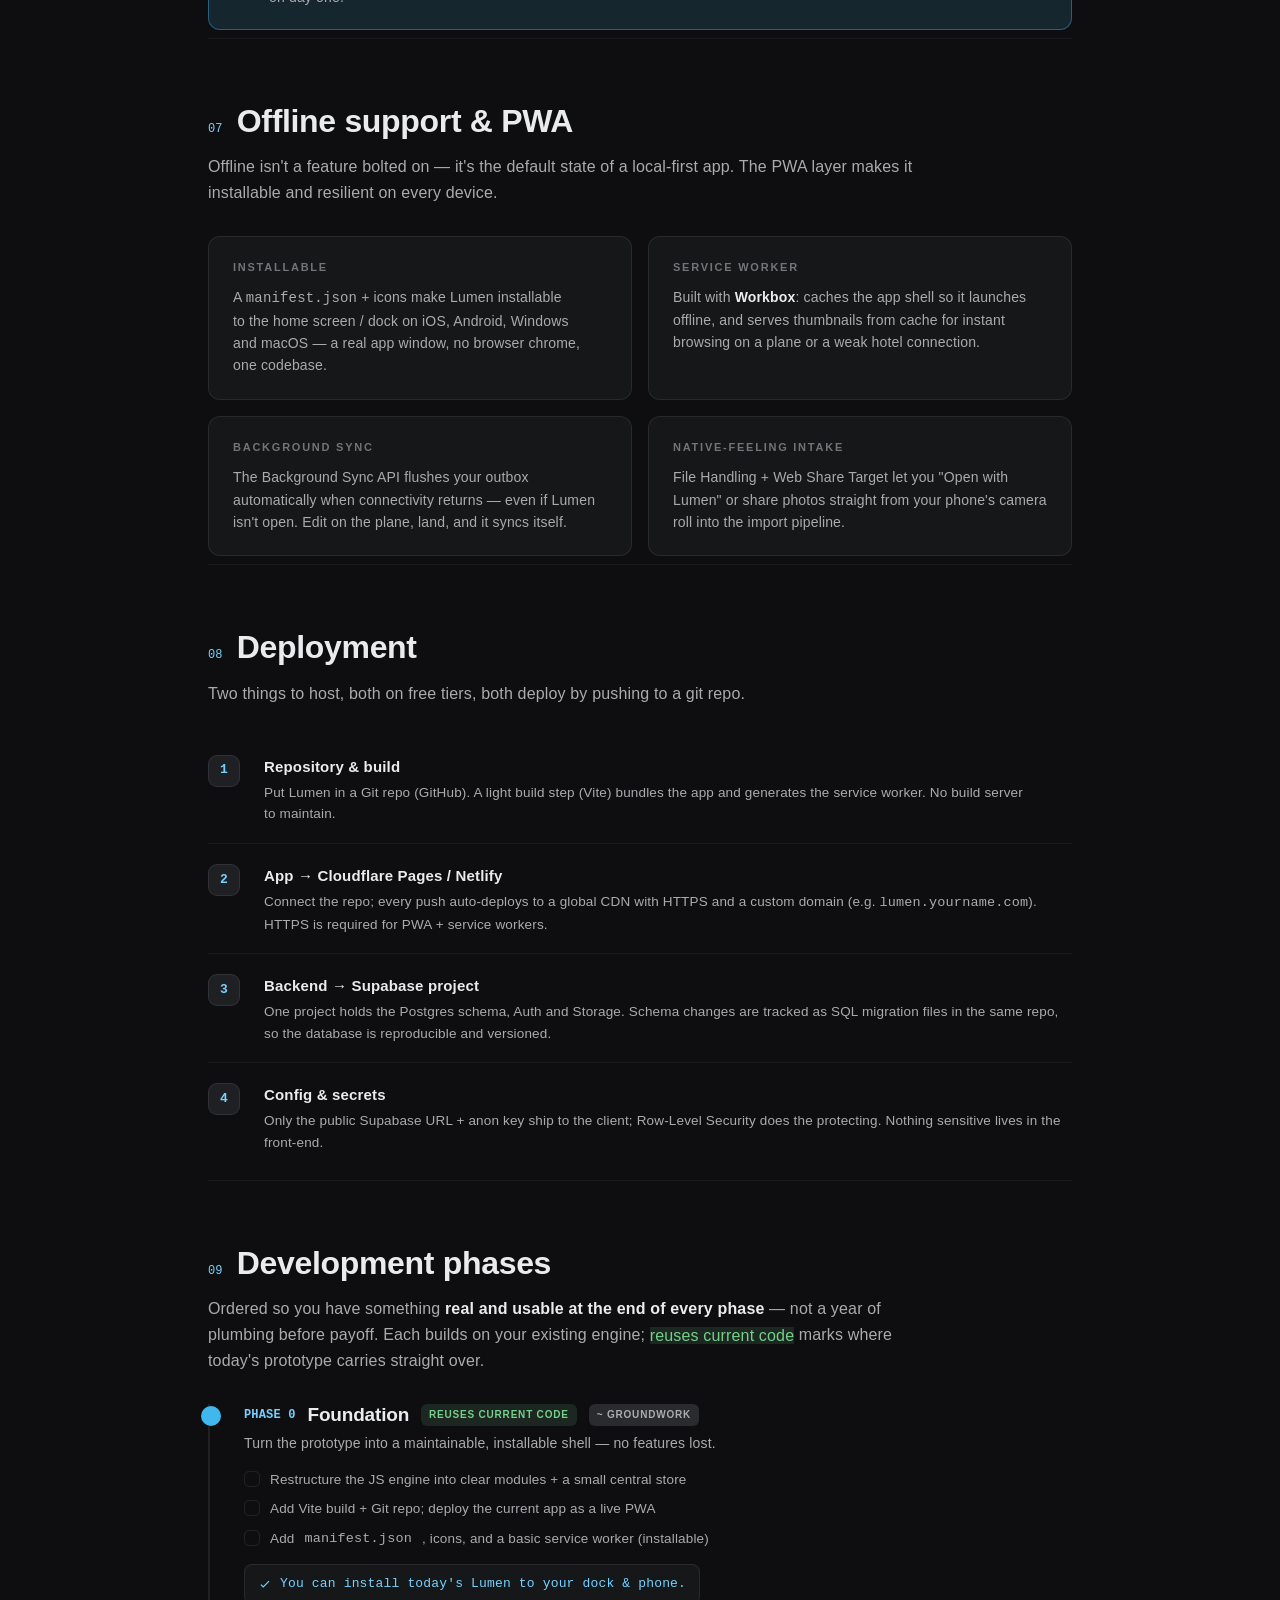
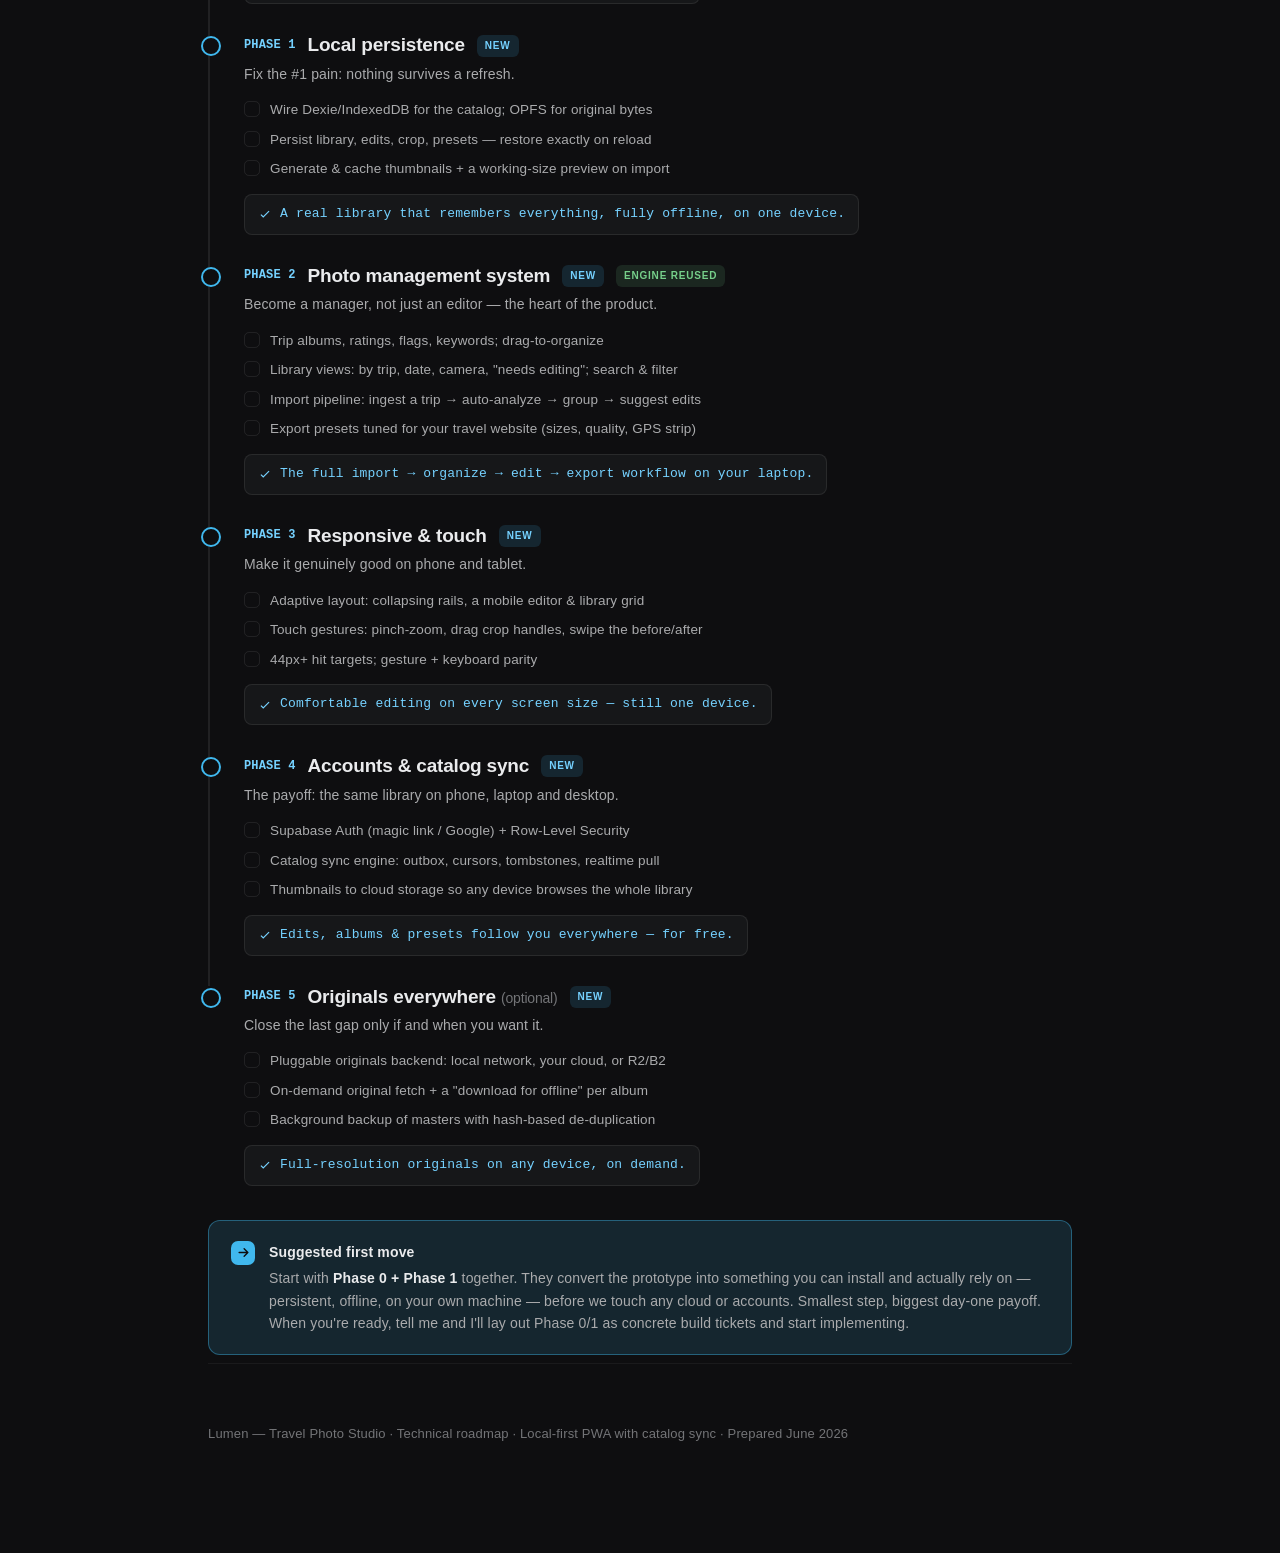
<file: Lumen Technical Roadmap.html>
<!DOCTYPE html>
<html lang="en">
<head>
<meta charset="UTF-8" />
<meta name="viewport" content="width=device-width, initial-scale=1.0" />
<title>Lumen — Technical Roadmap</title>
<style>
:root{
  --accent: oklch(0.74 0.13 232);
  --accent-2: oklch(0.74 0.13 300);
  --accent-soft: oklch(0.74 0.13 232 / 0.14);
  --accent-line: oklch(0.74 0.13 232 / 0.40);
  --accent-text: oklch(0.82 0.11 232);

  --bg-0: oklch(0.165 0.004 270);
  --bg-1: oklch(0.205 0.004 270);
  --bg-2: oklch(0.245 0.005 270);
  --bg-3: oklch(0.29 0.006 270);
  --line: oklch(1 0 0 / 0.08);
  --line-2: oklch(1 0 0 / 0.05);

  --text: oklch(0.94 0.003 270);
  --text-2: oklch(0.74 0.004 270);
  --text-3: oklch(0.56 0.004 270);

  --ok: oklch(0.78 0.13 150);
  --ok-soft: oklch(0.78 0.13 150 / 0.13);
  --warn: oklch(0.80 0.13 75);
  --warn-soft: oklch(0.80 0.13 75 / 0.13);
  --bad: oklch(0.70 0.15 25);
  --bad-soft: oklch(0.70 0.15 25 / 0.13);

  --radius: 12px;
  --mono: ui-monospace, "SF Mono", "JetBrains Mono", Menlo, monospace;
  --sans: "Helvetica Neue", Helvetica, system-ui, -apple-system, Arial, sans-serif;
}
*{box-sizing:border-box;margin:0;padding:0;}
html{scroll-behavior:smooth;}
body{
  font-family:var(--sans);
  background:
    radial-gradient(1100px 600px at 85% -8%, oklch(0.74 0.13 232 / 0.10), transparent 60%),
    radial-gradient(900px 500px at 5% 0%, oklch(0.74 0.13 300 / 0.07), transparent 55%),
    var(--bg-0);
  background-attachment:fixed;
  color:var(--text);
  -webkit-font-smoothing:antialiased;
  line-height:1.6;
  letter-spacing:0.01em;
}
.wrap{max-width:920px;margin:0 auto;padding:0 28px 120px;}

/* ---------- kickers / type ---------- */
.kicker{font-size:11px;letter-spacing:0.16em;text-transform:uppercase;color:var(--text-3);font-weight:600;}
.mono{font-family:var(--mono);}
a{color:var(--accent-text);text-decoration:none;border-bottom:1px solid var(--accent-line);}
h1,h2,h3{letter-spacing:-0.01em;line-height:1.18;}
p{color:var(--text-2);text-wrap:pretty;}
strong{color:var(--text);font-weight:600;}
em{color:var(--accent-text);font-style:normal;}

/* ---------- hero ---------- */
.hero{padding:96px 0 40px;border-bottom:1px solid var(--line);}
.brand{display:flex;align-items:center;gap:11px;margin-bottom:40px;}
.brand .mark{width:30px;height:30px;border-radius:8px;background:linear-gradient(140deg,var(--accent),var(--accent-2));position:relative;flex:none;}
.brand .mark::after{content:"";position:absolute;inset:8px;border-radius:50%;background:var(--bg-0);box-shadow:0 0 0 2px oklch(1 0 0 / 0.5) inset;}
.brand b{font-size:16px;font-weight:600;letter-spacing:0.04em;}
.brand span{color:var(--text-3);font-weight:400;font-size:11px;letter-spacing:0.12em;text-transform:uppercase;}
.hero h1{font-size:clamp(34px,6vw,58px);font-weight:600;margin:0 0 22px;}
.hero h1 .grad{background:linear-gradient(120deg,var(--accent-text),var(--accent-2));-webkit-background-clip:text;background-clip:text;-webkit-text-fill-color:transparent;}
.hero .lede{font-size:clamp(16px,2.2vw,20px);color:var(--text-2);max-width:680px;}
.hero .meta{display:flex;flex-wrap:wrap;gap:10px;margin-top:34px;}
.hero .meta .pill{font-size:12px;font-family:var(--mono);color:var(--text-2);background:var(--bg-1);border:1px solid var(--line);padding:7px 12px;border-radius:999px;}

/* ---------- section frame ---------- */
section.block{padding:64px 0 8px;border-bottom:1px solid var(--line-2);}
.sec-num{font-family:var(--mono);font-size:12px;color:var(--accent-text);}
.sec-head{display:flex;align-items:baseline;gap:14px;margin-bottom:8px;}
.sec-head h2{font-size:clamp(24px,3.4vw,32px);font-weight:600;}
.sec-intro{font-size:16px;color:var(--text-2);max-width:720px;margin:14px 0 30px;}

/* ---------- generic card ---------- */
.card{background:var(--bg-1);border:1px solid var(--line);border-radius:var(--radius);padding:22px 24px;}
.grid{display:grid;gap:16px;}
.g2{grid-template-columns:1fr 1fr;}
.g3{grid-template-columns:repeat(3,1fr);}
@media(max-width:760px){.g2,.g3{grid-template-columns:1fr;}}

/* ---------- callout ---------- */
.callout{border-radius:var(--radius);padding:20px 22px 20px 22px;border:1px solid;display:flex;gap:14px;align-items:flex-start;}
.callout .ic{width:24px;height:24px;flex:none;border-radius:7px;display:grid;place-items:center;}
.callout .ic svg{width:15px;height:15px;}
.callout h4{font-size:14px;font-weight:600;margin-bottom:4px;}
.callout p{font-size:14px;margin:0;}
.callout.key{background:var(--accent-soft);border-color:var(--accent-line);}
.callout.key .ic{background:var(--accent);color:var(--bg-0);}
.callout.key em{color:var(--accent-text);}
.callout.ok{background:var(--ok-soft);border-color:oklch(0.78 0.13 150 / 0.4);}
.callout.ok .ic{background:var(--ok);color:var(--bg-0);}
.callout.warn{background:var(--warn-soft);border-color:oklch(0.80 0.13 75 / 0.4);}
.callout.warn .ic{background:var(--warn);color:var(--bg-0);}

/* ---------- the split diagram ---------- */
.split{display:grid;grid-template-columns:1fr 1fr;gap:0;border:1px solid var(--line);border-radius:var(--radius);overflow:hidden;}
@media(max-width:760px){.split{grid-template-columns:1fr;}}
.split>div{padding:24px;}
.split .catalog{background:var(--accent-soft);}
.split .originals{background:var(--bg-1);border-left:1px solid var(--line);}
@media(max-width:760px){.split .originals{border-left:none;border-top:1px solid var(--line);}}
.split .tag{display:inline-flex;align-items:center;gap:8px;font-size:11px;letter-spacing:0.12em;text-transform:uppercase;font-weight:600;margin-bottom:14px;}
.split .tag .d{width:8px;height:8px;border-radius:50%;}
.split h4{font-size:18px;font-weight:600;margin-bottom:6px;}
.split .size{font-family:var(--mono);font-size:13px;margin:10px 0 16px;}
.split ul{list-style:none;display:flex;flex-direction:column;gap:8px;}
.split li{font-size:13.5px;color:var(--text-2);display:flex;gap:9px;align-items:flex-start;}
.split li::before{content:"";width:5px;height:5px;border-radius:50%;background:var(--text-3);margin-top:9px;flex:none;}
.split .catalog li::before{background:var(--accent);}

/* ---------- architecture stack ---------- */
.stack{display:flex;flex-direction:column;gap:10px;}
.layer{display:grid;grid-template-columns:170px 1fr;gap:18px;align-items:center;background:var(--bg-1);border:1px solid var(--line);border-radius:10px;padding:16px 20px;}
@media(max-width:680px){.layer{grid-template-columns:1fr;gap:6px;}}
.layer .lname{font-weight:600;font-size:14px;display:flex;align-items:center;gap:10px;}
.layer .lname .dot{width:9px;height:9px;border-radius:3px;flex:none;}
.layer .ldesc{font-size:13.5px;color:var(--text-2);}
.layer .ldesc code{font-family:var(--mono);font-size:12.5px;color:var(--accent-text);background:var(--bg-2);padding:1px 6px;border-radius:5px;border:1px solid var(--line-2);}
.flowarrow{display:grid;place-items:center;color:var(--text-3);}
.flowarrow svg{width:18px;height:18px;}

/* ---------- table ---------- */
table{width:100%;border-collapse:collapse;font-size:13.5px;}
table.tbl th{text-align:left;font-size:11px;letter-spacing:0.1em;text-transform:uppercase;color:var(--text-3);font-weight:600;padding:0 14px 12px;border-bottom:1px solid var(--line);}
table.tbl td{padding:14px;border-bottom:1px solid var(--line-2);color:var(--text-2);vertical-align:top;}
table.tbl td:first-child{color:var(--text);font-weight:600;white-space:nowrap;}
table.tbl tr:last-child td{border-bottom:none;}
table.tbl code{font-family:var(--mono);font-size:12px;color:var(--accent-text);}
.tag-free{color:var(--ok);font-family:var(--mono);font-size:12px;font-weight:600;}
.tag-paid{color:var(--warn);font-family:var(--mono);font-size:12px;font-weight:600;}

/* ---------- schema ---------- */
.schema{display:grid;gap:16px;grid-template-columns:1fr 1fr;}
@media(max-width:760px){.schema{grid-template-columns:1fr;}}
.tbl-card{background:var(--bg-1);border:1px solid var(--line);border-radius:10px;overflow:hidden;}
.tbl-card .tt{display:flex;align-items:center;gap:9px;padding:13px 16px;background:var(--bg-2);border-bottom:1px solid var(--line);font-family:var(--mono);font-size:13px;font-weight:600;color:var(--text);}
.tbl-card .tt svg{width:14px;height:14px;color:var(--accent-text);}
.tbl-card .tt .scope{margin-left:auto;font-size:9.5px;letter-spacing:0.1em;text-transform:uppercase;font-weight:600;padding:3px 7px;border-radius:5px;font-family:var(--sans);}
.scope.sync{background:var(--accent-soft);color:var(--accent-text);}
.scope.local{background:var(--bg-3);color:var(--text-2);}
.tbl-card .cols{padding:6px 0;}
.col{display:grid;grid-template-columns:1fr auto;gap:12px;padding:7px 16px;font-family:var(--mono);font-size:12px;border-bottom:1px solid var(--line-2);}
.col:last-child{border-bottom:none;}
.col .cn{color:var(--text);}
.col .ct{color:var(--text-3);}
.col .cn .pk{color:var(--accent-text);}
.col .cn .fk{color:var(--warn);}

/* ---------- numbered steps ---------- */
.steps{display:flex;flex-direction:column;gap:2px;}
.step{display:grid;grid-template-columns:38px 1fr;gap:18px;padding:18px 0;border-bottom:1px solid var(--line-2);}
.step:last-child{border-bottom:none;}
.step .n{width:32px;height:32px;border-radius:9px;background:var(--bg-2);border:1px solid var(--line);display:grid;place-items:center;font-family:var(--mono);font-size:13px;color:var(--accent-text);font-weight:600;}
.step h4{font-size:15px;font-weight:600;margin-bottom:3px;}
.step p{font-size:13.5px;margin:0;}

/* ---------- phase roadmap ---------- */
.phase{position:relative;padding:0 0 30px 34px;border-left:2px solid var(--line);}
.phase:last-child{border-left-color:transparent;padding-bottom:0;}
.phase::before{content:"";position:absolute;left:-9px;top:2px;width:16px;height:16px;border-radius:50%;background:var(--bg-0);border:2px solid var(--accent);}
.phase.done::before{background:var(--accent);}
.phase .ph-top{display:flex;align-items:center;gap:12px;flex-wrap:wrap;margin-bottom:4px;}
.phase .ph-id{font-family:var(--mono);font-size:12px;color:var(--accent-text);font-weight:600;}
.phase h3{font-size:19px;font-weight:600;}
.phase .badge{font-size:10px;letter-spacing:0.08em;text-transform:uppercase;font-weight:600;padding:3px 8px;border-radius:6px;}
.badge.reuse{background:var(--ok-soft);color:var(--ok);}
.badge.new{background:var(--accent-soft);color:var(--accent-text);}
.badge.foundation{background:var(--bg-3);color:var(--text-2);}
.phase .goal{font-size:14px;color:var(--text-2);margin:6px 0 14px;}
.phase .tasks{display:flex;flex-direction:column;gap:8px;}
.phase .task{display:flex;gap:10px;align-items:flex-start;font-size:13.5px;color:var(--text-2);}
.phase .task .chk{width:16px;height:16px;border-radius:5px;border:1.5px solid var(--line);flex:none;margin-top:2px;}
.phase .ship{margin-top:14px;font-size:13px;font-family:var(--mono);color:var(--accent-text);background:var(--bg-1);border:1px solid var(--line);border-radius:8px;padding:9px 13px;display:inline-flex;gap:8px;align-items:center;}
.phase .ship svg{width:14px;height:14px;}

/* ---------- sync flow ---------- */
.syncflow{display:grid;grid-template-columns:repeat(4,1fr);gap:12px;}
@media(max-width:760px){.syncflow{grid-template-columns:1fr 1fr;}}
.sf{background:var(--bg-1);border:1px solid var(--line);border-radius:10px;padding:16px;}
.sf .si{width:30px;height:30px;border-radius:8px;background:var(--accent-soft);color:var(--accent-text);display:grid;place-items:center;margin-bottom:12px;}
.sf .si svg{width:16px;height:16px;}
.sf h4{font-size:13.5px;font-weight:600;margin-bottom:4px;}
.sf p{font-size:12.5px;margin:0;}

/* ---------- toc ---------- */
.toc{display:grid;grid-template-columns:repeat(2,1fr);gap:2px 28px;margin-top:30px;}
@media(max-width:680px){.toc{grid-template-columns:1fr;}}
.toc a{display:flex;align-items:baseline;gap:12px;padding:11px 0;border-bottom:1px solid var(--line-2);border-bottom-style:dotted;color:var(--text-2);font-size:14px;}
.toc a:hover{color:var(--text);}
.toc a .tn{font-family:var(--mono);font-size:12px;color:var(--accent-text);}

footer{padding:60px 0 0;color:var(--text-3);font-size:13px;}

@media print{
  body{background:var(--bg-0)!important;-webkit-print-color-adjust:exact;print-color-adjust:exact;}
  section.block,.card,.tbl-card,.layer,.sf,.split,.callout{break-inside:avoid;}
  .hero{padding-top:30px;}
}
</style>
</head>
<body>
<div class="wrap">

  <!-- ===================== HERO ===================== -->
  <header class="hero">
    <div class="brand"><div class="mark"></div><b>Lumen</b><span>Travel Studio</span></div>
    <div class="kicker">Technical Roadmap · v1 · June 2026</div>
    <h1>From a working prototype to a <span class="grad">personal photo platform</span> on every device.</h1>
    <p class="lede">Lumen already has a serious imaging engine. The next phase isn't a better editor — it's turning it into a <strong>personal photo management system</strong>: import a trip, analyze, edit, organize into albums, and have it all follow you from phone to laptop to desktop. This document is the architecture and the build order to get there.</p>
    <div class="meta">
      <span class="pill">Local-first PWA</span>
      <span class="pill">Catalog sync · originals stay local</span>
      <span class="pill">Free-tier first</span>
      <span class="pill">One codebase, all devices</span>
    </div>
    <nav class="toc">
      <a href="#summary"><span class="tn">00</span> Executive summary</a>
      <a href="#principle"><span class="tn">01</span> The core principle</a>
      <a href="#architecture"><span class="tn">02</span> Recommended architecture</a>
      <a href="#data"><span class="tn">03</span> Database design</a>
      <a href="#storage"><span class="tn">04</span> Storage &amp; the cost reality</a>
      <a href="#auth"><span class="tn">05</span> Authentication</a>
      <a href="#sync"><span class="tn">06</span> Sync strategy</a>
      <a href="#offline"><span class="tn">07</span> Offline &amp; PWA</a>
      <a href="#deploy"><span class="tn">08</span> Deployment</a>
      <a href="#phases"><span class="tn">09</span> Development phases</a>
    </nav>
  </header>

  <!-- ===================== 00 SUMMARY ===================== -->
  <section class="block" id="summary">
    <div class="sec-head"><span class="sec-num">00</span><h2>Executive summary</h2></div>
    <p class="sec-intro">What you have, what we're building, and the one decision that makes "sync everything, free, 10,000 photos" actually possible.</p>

    <div class="grid g3" style="margin-bottom:18px;">
      <div class="card">
        <div class="kicker" style="margin-bottom:10px;">Today</div>
        <p style="font-size:14px;">A polished single-page editor. A real canvas imaging engine, auto-analysis, presets, EXIF, crop and web export — but the library lives <strong>only in memory</strong>. Refresh and it's gone. Desktop layout only.</p>
      </div>
      <div class="card">
        <div class="kicker" style="margin-bottom:10px;">The goal</div>
        <p style="font-size:14px;">A <strong>personal Lightroom for travel</strong>: import → analyze → suggest → preset → fine-tune → <strong>sync</strong> → export for your website. Installable on every device, touch + mouse, works offline.</p>
      </div>
      <div class="card">
        <div class="kicker" style="margin-bottom:10px;">The approach</div>
        <p style="font-size:14px;"><strong>Local-first.</strong> Every device holds its own copy and works fully offline. A thin cloud layer syncs the <em>catalog</em> — never forcing you to upload every original.</p>
      </div>
    </div>

    <div class="callout key">
      <div class="ic"><svg viewBox="0 0 24 24" fill="none" stroke="currentColor" stroke-width="2.2" stroke-linecap="round" stroke-linejoin="round"><path d="M13 2 3 14h9l-1 8 10-12h-9l1-8Z"/></svg></div>
      <div>
        <h4>The honest tradeoff up front</h4>
        <p>You asked for <em>true sync</em> and <em>free / local-only</em>. Both can be true — but not for the raw photo bytes. 10,000 travel photos is roughly <strong>150–400 GB</strong>; nothing free syncs that. The fix is to sync the part that's tiny and precious (your edits, presets, albums, ratings — a few MB) and leave the giant original files local-first, with optional backup to storage <em>you already own</em>. That keeps the everyday experience free and instant.</p>
      </div>
    </div>
  </section>

  <!-- ===================== 01 PRINCIPLE ===================== -->
  <section class="block" id="principle">
    <div class="sec-head"><span class="sec-num">01</span><h2>The core principle: catalog vs. originals</h2></div>
    <p class="sec-intro">This single idea — borrowed from how Lightroom actually works — resolves the cost/sync tension and shapes every other decision in this document. Lumen edits are already <strong>non-destructive</strong> (just numbers: exposure +12, a crop rectangle, a preset id), which is exactly what makes it possible.</p>

    <div class="split">
      <div class="catalog">
        <div class="tag" style="color:var(--accent-text);"><span class="d" style="background:var(--accent);"></span>The Catalog — syncs everywhere</div>
        <h4>Your decisions about photos</h4>
        <div class="size" style="color:var(--accent-text);">≈ 2–5 KB per photo · ~30 MB for 10,000</div>
        <ul>
          <li>Edit parameters (exposure, color, crop, straighten)</li>
          <li>Presets, applied preset + intensity</li>
          <li>Albums, ordering, ratings, flags, keywords</li>
          <li>Analysis results &amp; scores (cached)</li>
          <li>EXIF / camera metadata, capture date, GPS flag</li>
          <li>Small thumbnails for browsing (~15 KB each)</li>
        </ul>
        <p style="font-size:13px;margin-top:14px;color:var(--accent-text);">Tiny, text-like, conflict-friendly → <strong>syncs free, in real time.</strong></p>
      </div>
      <div class="originals">
        <div class="tag" style="color:var(--text-2);"><span class="d" style="background:var(--text-3);"></span>The Originals — stay put</div>
        <h4>The raw pixel files</h4>
        <div class="size" style="color:var(--text-2);">≈ 4–40 MB per photo · 150–400 GB for 10,000</div>
        <ul>
          <li>Full-resolution JPEG / HEIC / RAW files</li>
          <li>Held on the device where you imported them</li>
          <li>Stored on disk via the browser (OPFS / IndexedDB)</li>
          <li>Optional backup to storage <em>you already own</em></li>
          <li>Fetched on demand when you need full-res</li>
          <li>Never required to be uploaded to use the app</li>
        </ul>
        <p style="font-size:13px;margin-top:14px;color:var(--text-2);">Huge, expensive to move → <strong>local-first, opt-in to cloud.</strong></p>
      </div>
    </div>

    <div class="grid g2" style="margin-top:18px;">
      <div class="callout ok">
        <div class="ic"><svg viewBox="0 0 24 24" fill="none" stroke="currentColor" stroke-width="2.2" stroke-linecap="round" stroke-linejoin="round"><path d="M20 6 9 17l-5-5"/></svg></div>
        <div><h4>What this gets you</h4><p>Open Lumen on your phone mid-trip and every album, edit and preset from your laptop is already there. Browse 10,000 photos by thumbnail anywhere. Pull the full original only when you actually need it.</p></div>
      </div>
      <div class="callout warn">
        <div class="ic"><svg viewBox="0 0 24 24" fill="none" stroke="currentColor" stroke-width="2.2" stroke-linecap="round" stroke-linejoin="round"><path d="M12 9v4m0 4h.01M10.3 3.9 1.8 18a2 2 0 0 0 1.7 3h17a2 2 0 0 0 1.7-3L13.7 3.9a2 2 0 0 0-3.4 0Z"/></svg></div>
        <div><h4>The one limitation to accept</h4><p>A full-resolution original is only on the device(s) that have its bytes. On a device that doesn't, you'll see the thumbnail + all metadata and can re-export once the original is fetched. Turn on optional cloud backup to erase even that gap.</p></div>
      </div>
    </div>
  </section>

  <!-- ===================== 02 ARCHITECTURE ===================== -->
  <section class="block" id="architecture">
    <div class="sec-head"><span class="sec-num">02</span><h2>Recommended architecture</h2></div>
    <p class="sec-intro">Chosen for <strong>maintainability and simplicity</strong> — the fewest moving parts that still deliver real sync. Your existing imaging engine is kept exactly as-is; we build a data layer around it rather than rewriting it.</p>

    <div class="stack">
      <div class="layer">
        <div class="lname"><span class="dot" style="background:var(--accent);"></span>App shell</div>
        <div class="ldesc">Keep today's <strong>vanilla-JS engine</strong> (imaging, analysis, presets, crop, export). Add a small state/store module. No heavy framework — easiest for us to maintain together. Built as a <strong>PWA</strong>.</div>
      </div>
      <div class="flowarrow"><svg viewBox="0 0 24 24" fill="none" stroke="currentColor" stroke-width="2"><path d="M12 5v14M19 12l-7 7-7-7"/></svg></div>
      <div class="layer">
        <div class="lname"><span class="dot" style="background:var(--accent-2);"></span>Local data</div>
        <div class="ldesc"><code>IndexedDB</code> via <strong>Dexie.js</strong> for the catalog; <code>OPFS</code> (origin-private file system) for original photo bytes. This is the source of truth on each device — the app reads/writes here first, always.</div>
      </div>
      <div class="flowarrow"><svg viewBox="0 0 24 24" fill="none" stroke="currentColor" stroke-width="2"><path d="M12 5v14M19 12l-7 7-7-7"/></svg></div>
      <div class="layer">
        <div class="lname"><span class="dot" style="background:var(--ok);"></span>Sync &amp; backend</div>
        <div class="ldesc"><strong>Supabase</strong> — one managed service giving you Postgres (catalog), Auth (accounts), Realtime (live sync), and Storage (thumbnails + optional originals). Generous free tier; no server for us to run.</div>
      </div>
      <div class="flowarrow"><svg viewBox="0 0 24 24" fill="none" stroke="currentColor" stroke-width="2"><path d="M12 5v14M19 12l-7 7-7-7"/></svg></div>
      <div class="layer">
        <div class="lname"><span class="dot" style="background:var(--warn);"></span>Hosting</div>
        <div class="ldesc">Static app on <strong>Cloudflare Pages</strong> or <strong>Netlify</strong> — free, automatic HTTPS, global CDN, deploys on git push. Required for PWA install &amp; service workers.</div>
      </div>
    </div>

    <div class="grid g2" style="margin-top:22px;">
      <div class="callout key">
        <div class="ic"><svg viewBox="0 0 24 24" fill="none" stroke="currentColor" stroke-width="2.2" stroke-linecap="round" stroke-linejoin="round"><path d="m12 14 4-4M3.3 7 12 12l8.7-5M12 22V12"/></svg></div>
        <div><h4>Why Supabase over rolling our own</h4><p>Auth, database, realtime and file storage in one dashboard means far less for a non-developer to wire up or babysit. If we ever outgrow it, the data is plain Postgres — fully portable.</p></div>
      </div>
      <div class="card">
        <div class="kicker" style="margin-bottom:10px;">Simpler free alternative</div>
        <p style="font-size:13.5px;">If you'd rather have more storage headroom, <strong>Cloudflare D1 + R2</strong> (10 GB free, no download fees) is the cost-optimal swap for the backend — at the price of a bit more wiring. Supabase is the recommended default for ease.</p>
      </div>
    </div>
  </section>

  <!-- ===================== 03 DATABASE ===================== -->
  <section class="block" id="data">
    <div class="sec-head"><span class="sec-num">03</span><h2>Database design</h2></div>
    <p class="sec-intro">The same shape lives in two places: <strong>Postgres</strong> in the cloud (the synced truth) and <strong>IndexedDB</strong> on each device (the local mirror). Tables tagged <span class="scope sync" style="padding:2px 6px;">sync</span> replicate across devices; <span class="scope local" style="padding:2px 6px;">local</span> tables hold device-specific bytes that never leave.</p>

    <div class="schema">
      <div class="tbl-card">
        <div class="tt"><svg viewBox="0 0 24 24" fill="none" stroke="currentColor" stroke-width="2"><rect x="3" y="3" width="18" height="18" rx="2"/><path d="M3 9h18M9 21V9"/></svg>photos<span class="scope sync">sync</span></div>
        <div class="cols">
          <div class="col"><span class="cn"><span class="pk">id</span></span><span class="ct">uuid</span></div>
          <div class="col"><span class="cn">filename</span><span class="ct">text</span></div>
          <div class="col"><span class="cn">captured_at</span><span class="ct">timestamptz</span></div>
          <div class="col"><span class="cn">imported_at</span><span class="ct">timestamptz</span></div>
          <div class="col"><span class="cn">width · height</span><span class="ct">int</span></div>
          <div class="col"><span class="cn">content_hash</span><span class="ct">text</span></div>
          <div class="col"><span class="cn">exif</span><span class="ct">jsonb</span></div>
          <div class="col"><span class="cn">has_gps · rating · flag</span><span class="ct">bool·int</span></div>
          <div class="col"><span class="cn">thumb_path</span><span class="ct">text</span></div>
          <div class="col"><span class="cn">updated_at · deleted</span><span class="ct">ts·bool</span></div>
        </div>
      </div>

      <div class="tbl-card">
        <div class="tt"><svg viewBox="0 0 24 24" fill="none" stroke="currentColor" stroke-width="2"><path d="M4 7h16M4 12h16M4 17h10"/></svg>edits<span class="scope sync">sync</span></div>
        <div class="cols">
          <div class="col"><span class="cn"><span class="pk">id</span></span><span class="ct">uuid</span></div>
          <div class="col"><span class="cn"><span class="fk">photo_id</span></span><span class="ct">uuid</span></div>
          <div class="col"><span class="cn">params</span><span class="ct">jsonb</span></div>
          <div class="col"><span class="cn">crop</span><span class="ct">jsonb</span></div>
          <div class="col"><span class="cn"><span class="fk">preset_id</span></span><span class="ct">uuid?</span></div>
          <div class="col"><span class="cn">strength</span><span class="ct">text</span></div>
          <div class="col"><span class="cn">updated_at</span><span class="ct">timestamptz</span></div>
        </div>
        <div style="padding:10px 16px 14px;font-size:11.5px;color:var(--text-3);border-top:1px solid var(--line-2);">Non-destructive — just the numbers Lumen already tracks per photo.</div>
      </div>

      <div class="tbl-card">
        <div class="tt"><svg viewBox="0 0 24 24" fill="none" stroke="currentColor" stroke-width="2"><rect x="3" y="3" width="7" height="7" rx="1"/><rect x="14" y="3" width="7" height="7" rx="1"/><rect x="3" y="14" width="7" height="7" rx="1"/><rect x="14" y="14" width="7" height="7" rx="1"/></svg>albums<span class="scope sync">sync</span></div>
        <div class="cols">
          <div class="col"><span class="cn"><span class="pk">id</span></span><span class="ct">uuid</span></div>
          <div class="col"><span class="cn">name</span><span class="ct">text</span></div>
          <div class="col"><span class="cn">cover_photo_id</span><span class="ct">uuid?</span></div>
          <div class="col"><span class="cn">kind</span><span class="ct">trip · smart</span></div>
          <div class="col"><span class="cn">sort · updated_at</span><span class="ct">int·ts</span></div>
        </div>
        <div style="padding:6px 0;border-top:1px solid var(--line);"></div>
        <div class="tt" style="background:transparent;border:none;font-size:12px;padding:4px 16px;">album_photos<span class="scope sync">sync</span></div>
        <div class="cols">
          <div class="col"><span class="cn"><span class="fk">album_id</span> · <span class="fk">photo_id</span></span><span class="ct">uuid</span></div>
          <div class="col"><span class="cn">position</span><span class="ct">int</span></div>
        </div>
      </div>

      <div class="tbl-card">
        <div class="tt"><svg viewBox="0 0 24 24" fill="none" stroke="currentColor" stroke-width="2"><path d="M12 3 4 7v6c0 5 8 8 8 8s8-3 8-8V7l-8-4Z"/></svg>presets<span class="scope sync">sync</span></div>
        <div class="cols">
          <div class="col"><span class="cn"><span class="pk">id</span></span><span class="ct">uuid</span></div>
          <div class="col"><span class="cn">name</span><span class="ct">text</span></div>
          <div class="col"><span class="cn">params</span><span class="ct">jsonb</span></div>
          <div class="col"><span class="cn">is_builtin</span><span class="ct">bool</span></div>
          <div class="col"><span class="cn">updated_at</span><span class="ct">timestamptz</span></div>
        </div>
        <div style="padding:6px 0;border-top:1px solid var(--line);"></div>
        <div class="tt" style="background:transparent;border:none;font-size:12px;padding:4px 16px;">local_blobs<span class="scope local">local</span></div>
        <div class="cols">
          <div class="col"><span class="cn"><span class="pk">photo_id</span></span><span class="ct">uuid</span></div>
          <div class="col"><span class="cn">original</span><span class="ct">File / OPFS ref</span></div>
          <div class="col"><span class="cn">preview_2560</span><span class="ct">Blob</span></div>
          <div class="col"><span class="cn">synced_to_cloud</span><span class="ct">bool</span></div>
        </div>
      </div>
    </div>

    <div class="callout key" style="margin-top:18px;">
      <div class="ic"><svg viewBox="0 0 24 24" fill="none" stroke="currentColor" stroke-width="2.2" stroke-linecap="round" stroke-linejoin="round"><path d="M21 12a9 9 0 1 1-6.2-8.6"/><path d="M22 4 12 14.01l-3-3"/></svg></div>
      <div><h4>Two columns make sync work everywhere</h4><p>Every synced row carries <code>updated_at</code> and a <code>deleted</code> tombstone flag. That's all the sync engine needs to figure out what changed since last time and to propagate deletes — no fragile diffing. <code>content_hash</code> lets two devices recognise the same original and de-duplicate.</p></div>
    </div>
  </section>

  <!-- ===================== 04 STORAGE ===================== -->
  <section class="block" id="storage">
    <div class="sec-head"><span class="sec-num">04</span><h2>Storage &amp; the cost reality</h2></div>
    <p class="sec-intro">Three tiers of data, three homes. The honest numbers for a 10,000-photo library, so there are no surprises later.</p>

    <table class="tbl">
      <thead><tr><th>Data</th><th>Where it lives</th><th>Size @ 10k</th><th>Cost</th></tr></thead>
      <tbody>
        <tr><td>Catalog<br><span style="font-weight:400;color:var(--text-3);font-size:12px;">edits, albums, presets, EXIF</span></td><td>Postgres (cloud) + IndexedDB (each device)</td><td><code>~30 MB</code></td><td><span class="tag-free">FREE</span> · within Supabase 500 MB DB</td></tr>
        <tr><td>Thumbnails<br><span style="font-weight:400;color:var(--text-3);font-size:12px;">browse grid, ~15 KB each</span></td><td>Supabase Storage (cloud) + cached locally</td><td><code>~150 MB</code></td><td><span class="tag-paid">~$0.04/mo</span> over the 1 GB free tier — negligible</td></tr>
        <tr><td>Originals<br><span style="font-weight:400;color:var(--text-3);font-size:12px;">full-res JPEG / RAW</span></td><td><strong>Local-first</strong> — OPFS on each device</td><td><code>150–400 GB</code></td><td><span class="tag-free">FREE</span> · uses disk you already have</td></tr>
        <tr><td>Originals backup<br><span style="font-weight:400;color:var(--text-3);font-size:12px;">optional, for true everywhere-access</span></td><td>Your choice (see below)</td><td><code>150–400 GB</code></td><td><span class="tag-paid">$0–6/mo</span> depending on route</td></tr>
      </tbody>
    </table>

    <h3 style="font-size:16px;margin:30px 0 14px;">Where originals can live — pick later, per your budget</h3>
    <div class="grid g3">
      <div class="card">
        <div class="badge new" style="display:inline-block;margin-bottom:10px;">Recommended · free</div>
        <h4 style="font-size:15px;margin-bottom:6px;">Local-first only</h4>
        <p style="font-size:13px;">Originals stay on each device. Import on your laptop after a trip; it holds the masters. Phone/tablet browse via thumbnails and pull originals over your local network when home. <strong>$0.</strong></p>
      </div>
      <div class="card">
        <div class="badge foundation" style="display:inline-block;margin-bottom:10px;">Free-ish</div>
        <h4 style="font-size:15px;margin-bottom:6px;">Your existing cloud</h4>
        <p style="font-size:13px;">Point Lumen at a folder in <strong>Google Drive / iCloud / Dropbox</strong> you already pay for. Lumen references the files; you reuse storage you own. No new bill.</p>
      </div>
      <div class="card">
        <div class="badge reuse" style="display:inline-block;margin-bottom:10px;">Seamless · paid</div>
        <h4 style="font-size:15px;margin-bottom:6px;">Cloud object storage</h4>
        <p style="font-size:13px;"><strong>Cloudflare R2 / Backblaze B2</strong> at roughly <strong>$1.50–6/mo</strong> for 100–400 GB, no download fees. Every original on every device, automatically. Add this only if you want zero gaps.</p>
      </div>
    </div>

    <div class="callout ok" style="margin-top:18px;">
      <div class="ic"><svg viewBox="0 0 24 24" fill="none" stroke="currentColor" stroke-width="2.2" stroke-linecap="round" stroke-linejoin="round"><path d="M20 6 9 17l-5-5"/></svg></div>
      <div><h4>Bottom line</h4><p>The full <em>workflow</em> — import, analyze, organize, edit, sync, export — runs <strong>completely free</strong>. The only thing that ever costs money is choosing to keep a second copy of the raw originals in the cloud, and that's a switch you can flip whenever you want.</p></div>
    </div>
  </section>

  <!-- ===================== 05 AUTH ===================== -->
  <section class="block" id="auth">
    <div class="sec-head"><span class="sec-num">05</span><h2>Authentication</h2></div>
    <p class="sec-intro">It's your personal library, so auth has one job: prove "this is me" on each device so they sync to the same account. Kept deliberately minimal.</p>
    <div class="grid g2">
      <div class="card">
        <div class="kicker" style="margin-bottom:10px;">How you sign in</div>
        <p style="font-size:14px;"><strong>Supabase Auth</strong> with a magic email link or "Sign in with Google." No passwords to manage. First launch on a new device: sign in once, and it starts pulling your catalog.</p>
      </div>
      <div class="card">
        <div class="kicker" style="margin-bottom:10px;">How your data stays yours</div>
        <p style="font-size:14px;">Postgres <strong>Row-Level Security</strong> ties every row to your <code>user_id</code>. Even though it's a shared service, the database enforces that only your account can read or write your photos.</p>
      </div>
    </div>
    <div class="callout warn" style="margin-top:16px;">
      <div class="ic"><svg viewBox="0 0 24 24" fill="none" stroke="currentColor" stroke-width="2.2" stroke-linecap="round" stroke-linejoin="round"><path d="M12 9v4m0 4h.01M10.3 3.9 1.8 18a2 2 0 0 0 1.7 3h17a2 2 0 0 0 1.7-3L13.7 3.9a2 2 0 0 0-3.4 0Z"/></svg></div>
      <div><h4>Local works without login</h4><p>Because the app is local-first, it stays fully usable on a device before you ever sign in — auth only switches <em>on</em> cross-device sync. You're never locked out of your own photos by a login screen.</p></div>
    </div>
  </section>

  <!-- ===================== 06 SYNC ===================== -->
  <section class="block" id="sync">
    <div class="sec-head"><span class="sec-num">06</span><h2>Sync strategy</h2></div>
    <p class="sec-intro">Local-first means the app <em>never waits on the network</em>. You always read and write the local database; sync happens quietly in the background and reconciles when there's a connection.</p>

    <div class="syncflow">
      <div class="sf">
        <div class="si"><svg viewBox="0 0 24 24" fill="none" stroke="currentColor" stroke-width="2"><path d="M12 20h9M3 20v-4l11-11 4 4L7 20H3Z"/></svg></div>
        <h4>1 · Write local</h4>
        <p>Every edit lands in IndexedDB instantly with a fresh <code>updated_at</code>. The UI reacts immediately — zero latency.</p>
      </div>
      <div class="sf">
        <div class="si"><svg viewBox="0 0 24 24" fill="none" stroke="currentColor" stroke-width="2"><path d="M4 12a8 8 0 0 1 8-8 8 8 0 0 1 7 4M20 4v4h-4M20 12a8 8 0 0 1-8 8 8 8 0 0 1-7-4M4 20v-4h4"/></svg></div>
        <h4>2 · Queue change</h4>
        <p>The row id joins an outbox. Offline? It simply waits — nothing is lost.</p>
      </div>
      <div class="sf">
        <div class="si"><svg viewBox="0 0 24 24" fill="none" stroke="currentColor" stroke-width="2"><path d="m12 14 4-4M3.3 7 12 12l8.7-5M12 22V12"/></svg></div>
        <h4>3 · Push &amp; pull</h4>
        <p>On reconnect: push outbox rows, pull anything on the server newer than your last cursor. Realtime makes this near-instant.</p>
      </div>
      <div class="sf">
        <div class="si"><svg viewBox="0 0 24 24" fill="none" stroke="currentColor" stroke-width="2"><path d="M20 6 9 17l-5-5"/></svg></div>
        <h4>4 · Merge</h4>
        <p>Conflicts resolve by newest <code>updated_at</code>, field-by-field. Deletes ride along as tombstones.</p>
      </div>
    </div>

    <div class="callout key" style="margin-top:18px;">
      <div class="ic"><svg viewBox="0 0 24 24" fill="none" stroke="currentColor" stroke-width="2.2" stroke-linecap="round" stroke-linejoin="round"><path d="M13 2 3 14h9l-1 8 10-12h-9l1-8Z"/></svg></div>
      <div><h4>Why conflicts are a non-issue here</h4><p>You're one person rarely editing the same photo on two devices at the same second. And because edits are independent numeric fields, "newest wins per field" is both simple and correct. We can layer richer merging later, but we won't need it on day one.</p></div>
    </div>
  </section>

  <!-- ===================== 07 OFFLINE ===================== -->
  <section class="block" id="offline">
    <div class="sec-head"><span class="sec-num">07</span><h2>Offline support &amp; PWA</h2></div>
    <p class="sec-intro">Offline isn't a feature bolted on — it's the default state of a local-first app. The PWA layer makes it installable and resilient on every device.</p>
    <div class="grid g2">
      <div class="card">
        <div class="kicker" style="margin-bottom:10px;">Installable</div>
        <p style="font-size:14px;">A <code>manifest.json</code> + icons make Lumen installable to the home screen / dock on iOS, Android, Windows and macOS — a real app window, no browser chrome, one codebase.</p>
      </div>
      <div class="card">
        <div class="kicker" style="margin-bottom:10px;">Service worker</div>
        <p style="font-size:14px;">Built with <strong>Workbox</strong>: caches the app shell so it launches offline, and serves thumbnails from cache for instant browsing on a plane or a weak hotel connection.</p>
      </div>
      <div class="card">
        <div class="kicker" style="margin-bottom:10px;">Background sync</div>
        <p style="font-size:14px;">The Background Sync API flushes your outbox automatically when connectivity returns — even if Lumen isn't open. Edit on the plane, land, and it syncs itself.</p>
      </div>
      <div class="card">
        <div class="kicker" style="margin-bottom:10px;">Native-feeling intake</div>
        <p style="font-size:14px;">File Handling + Web Share Target let you "Open with Lumen" or share photos straight from your phone's camera roll into the import pipeline.</p>
      </div>
    </div>
  </section>

  <!-- ===================== 08 DEPLOY ===================== -->
  <section class="block" id="deploy">
    <div class="sec-head"><span class="sec-num">08</span><h2>Deployment</h2></div>
    <p class="sec-intro">Two things to host, both on free tiers, both deploy by pushing to a git repo.</p>
    <div class="steps">
      <div class="step"><div class="n">1</div><div><h4>Repository &amp; build</h4><p>Put Lumen in a Git repo (GitHub). A light build step (Vite) bundles the app and generates the service worker. No build server to maintain.</p></div></div>
      <div class="step"><div class="n">2</div><div><h4>App → Cloudflare Pages / Netlify</h4><p>Connect the repo; every push auto-deploys to a global CDN with HTTPS and a custom domain (e.g. <code>lumen.yourname.com</code>). HTTPS is required for PWA + service workers.</p></div></div>
      <div class="step"><div class="n">3</div><div><h4>Backend → Supabase project</h4><p>One project holds the Postgres schema, Auth and Storage. Schema changes are tracked as SQL migration files in the same repo, so the database is reproducible and versioned.</p></div></div>
      <div class="step"><div class="n">4</div><div><h4>Config &amp; secrets</h4><p>Only the public Supabase URL + anon key ship to the client; Row-Level Security does the protecting. Nothing sensitive lives in the front-end.</p></div></div>
    </div>
  </section>

  <!-- ===================== 09 PHASES ===================== -->
  <section class="block" id="phases">
    <div class="sec-head"><span class="sec-num">09</span><h2>Development phases</h2></div>
    <p class="sec-intro">Ordered so you have something <strong>real and usable at the end of every phase</strong> — not a year of plumbing before payoff. Each builds on your existing engine; <span class="badge reuse" style="vertical-align:middle;">reuses current code</span> marks where today's prototype carries straight over.</p>

    <div style="margin-top:10px;">
      <div class="phase done">
        <div class="ph-top"><span class="ph-id">PHASE 0</span><h3>Foundation</h3><span class="badge reuse">reuses current code</span><span class="badge foundation">~ groundwork</span></div>
        <p class="goal">Turn the prototype into a maintainable, installable shell — no features lost.</p>
        <div class="tasks">
          <div class="task"><span class="chk"></span>Restructure the JS engine into clear modules + a small central store</div>
          <div class="task"><span class="chk"></span>Add Vite build + Git repo; deploy the current app as a live PWA</div>
          <div class="task"><span class="chk"></span>Add <code>manifest.json</code>, icons, and a basic service worker (installable)</div>
        </div>
        <div class="ship"><svg viewBox="0 0 24 24" fill="none" stroke="currentColor" stroke-width="2"><path d="M5 13l4 4L19 7"/></svg>You can install today's Lumen to your dock &amp; phone.</div>
      </div>

      <div class="phase">
        <div class="ph-top"><span class="ph-id">PHASE 1</span><h3>Local persistence</h3><span class="badge new">new</span></div>
        <p class="goal">Fix the #1 pain: nothing survives a refresh.</p>
        <div class="tasks">
          <div class="task"><span class="chk"></span>Wire Dexie/IndexedDB for the catalog; OPFS for original bytes</div>
          <div class="task"><span class="chk"></span>Persist library, edits, crop, presets — restore exactly on reload</div>
          <div class="task"><span class="chk"></span>Generate &amp; cache thumbnails + a working-size preview on import</div>
        </div>
        <div class="ship"><svg viewBox="0 0 24 24" fill="none" stroke="currentColor" stroke-width="2"><path d="M5 13l4 4L19 7"/></svg>A real library that remembers everything, fully offline, on one device.</div>
      </div>

      <div class="phase">
        <div class="ph-top"><span class="ph-id">PHASE 2</span><h3>Photo management system</h3><span class="badge new">new</span><span class="badge reuse">engine reused</span></div>
        <p class="goal">Become a manager, not just an editor — the heart of the product.</p>
        <div class="tasks">
          <div class="task"><span class="chk"></span>Trip albums, ratings, flags, keywords; drag-to-organize</div>
          <div class="task"><span class="chk"></span>Library views: by trip, date, camera, "needs editing"; search &amp; filter</div>
          <div class="task"><span class="chk"></span>Import pipeline: ingest a trip → auto-analyze → group → suggest edits</div>
          <div class="task"><span class="chk"></span>Export presets tuned for your travel website (sizes, quality, GPS strip)</div>
        </div>
        <div class="ship"><svg viewBox="0 0 24 24" fill="none" stroke="currentColor" stroke-width="2"><path d="M5 13l4 4L19 7"/></svg>The full import → organize → edit → export workflow on your laptop.</div>
      </div>

      <div class="phase">
        <div class="ph-top"><span class="ph-id">PHASE 3</span><h3>Responsive &amp; touch</h3><span class="badge new">new</span></div>
        <p class="goal">Make it genuinely good on phone and tablet.</p>
        <div class="tasks">
          <div class="task"><span class="chk"></span>Adaptive layout: collapsing rails, a mobile editor &amp; library grid</div>
          <div class="task"><span class="chk"></span>Touch gestures: pinch-zoom, drag crop handles, swipe the before/after</div>
          <div class="task"><span class="chk"></span>44px+ hit targets; gesture + keyboard parity</div>
        </div>
        <div class="ship"><svg viewBox="0 0 24 24" fill="none" stroke="currentColor" stroke-width="2"><path d="M5 13l4 4L19 7"/></svg>Comfortable editing on every screen size — still one device.</div>
      </div>

      <div class="phase">
        <div class="ph-top"><span class="ph-id">PHASE 4</span><h3>Accounts &amp; catalog sync</h3><span class="badge new">new</span></div>
        <p class="goal">The payoff: the same library on phone, laptop and desktop.</p>
        <div class="tasks">
          <div class="task"><span class="chk"></span>Supabase Auth (magic link / Google) + Row-Level Security</div>
          <div class="task"><span class="chk"></span>Catalog sync engine: outbox, cursors, tombstones, realtime pull</div>
          <div class="task"><span class="chk"></span>Thumbnails to cloud storage so any device browses the whole library</div>
        </div>
        <div class="ship"><svg viewBox="0 0 24 24" fill="none" stroke="currentColor" stroke-width="2"><path d="M5 13l4 4L19 7"/></svg>Edits, albums &amp; presets follow you everywhere — for free.</div>
      </div>

      <div class="phase">
        <div class="ph-top"><span class="ph-id">PHASE 5</span><h3>Originals everywhere <span style="color:var(--text-3);font-weight:400;font-size:14px;">(optional)</span></h3><span class="badge new">new</span></div>
        <p class="goal">Close the last gap only if and when you want it.</p>
        <div class="tasks">
          <div class="task"><span class="chk"></span>Pluggable originals backend: local network, your cloud, or R2/B2</div>
          <div class="task"><span class="chk"></span>On-demand original fetch + a "download for offline" per album</div>
          <div class="task"><span class="chk"></span>Background backup of masters with hash-based de-duplication</div>
        </div>
        <div class="ship"><svg viewBox="0 0 24 24" fill="none" stroke="currentColor" stroke-width="2"><path d="M5 13l4 4L19 7"/></svg>Full-resolution originals on any device, on demand.</div>
      </div>
    </div>

    <div class="callout key" style="margin-top:34px;">
      <div class="ic"><svg viewBox="0 0 24 24" fill="none" stroke="currentColor" stroke-width="2.2" stroke-linecap="round" stroke-linejoin="round"><path d="M5 12h14M13 6l6 6-6 6"/></svg></div>
      <div><h4>Suggested first move</h4><p>Start with <strong>Phase 0 + Phase 1</strong> together. They convert the prototype into something you can install and actually rely on — persistent, offline, on your own machine — before we touch any cloud or accounts. Smallest step, biggest day-one payoff. When you're ready, tell me and I'll lay out Phase 0/1 as concrete build tickets and start implementing.</p></div>
    </div>
  </section>

  <footer>
    Lumen — Travel Photo Studio · Technical roadmap · Local-first PWA with catalog sync · Prepared June 2026
  </footer>

</div>
</body>
</html>
</file>
